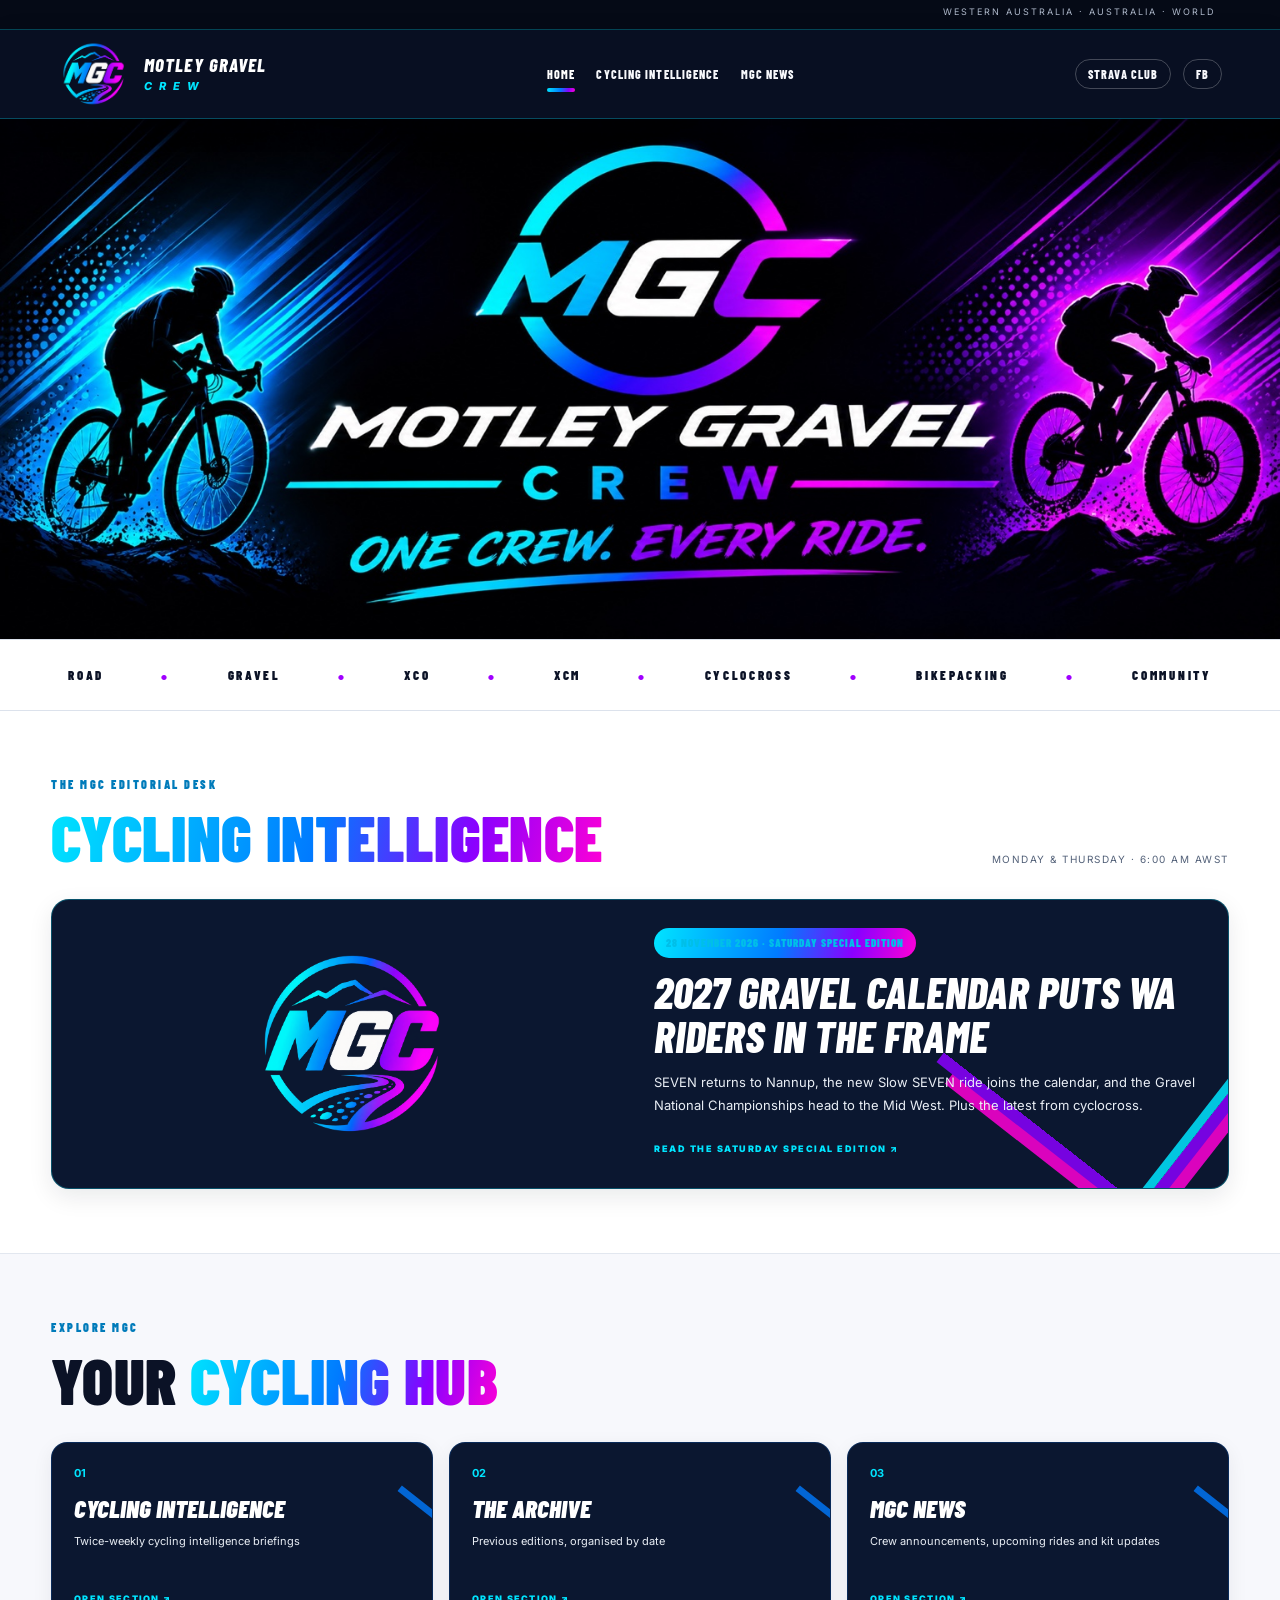
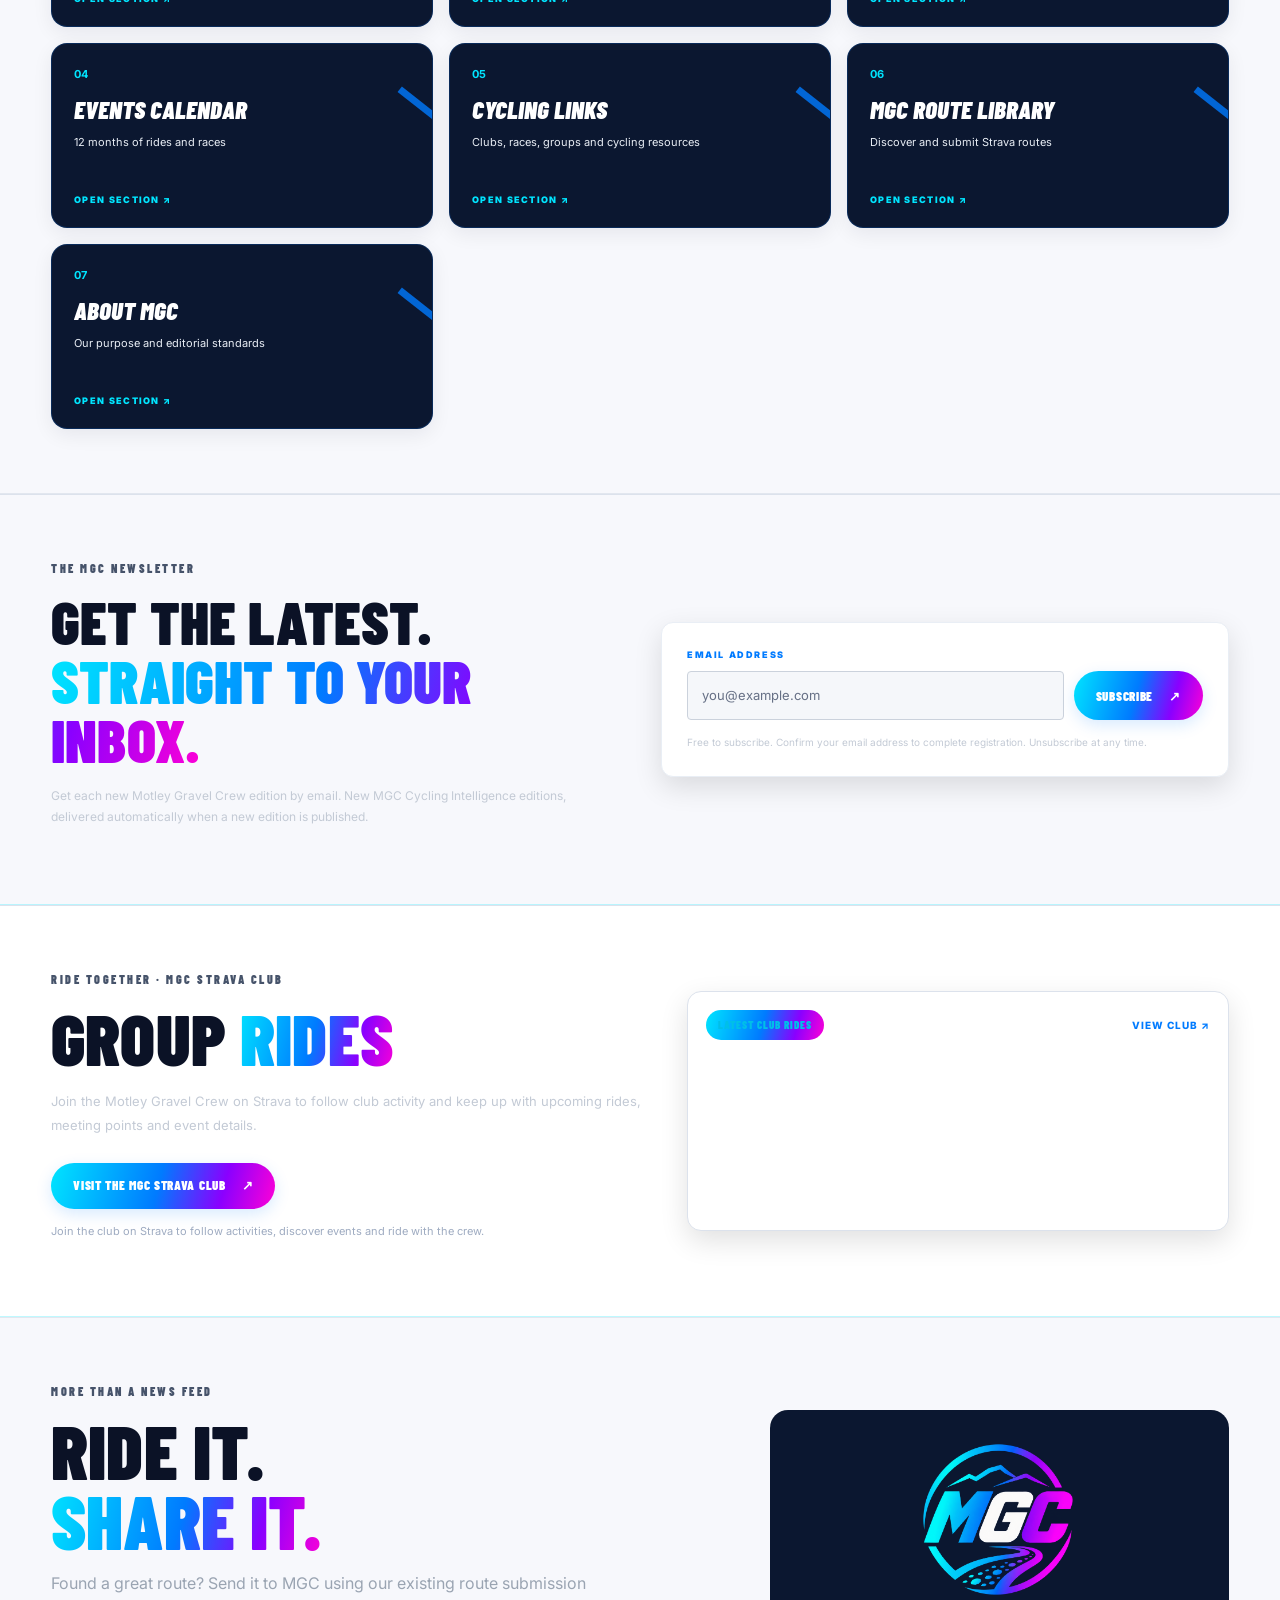
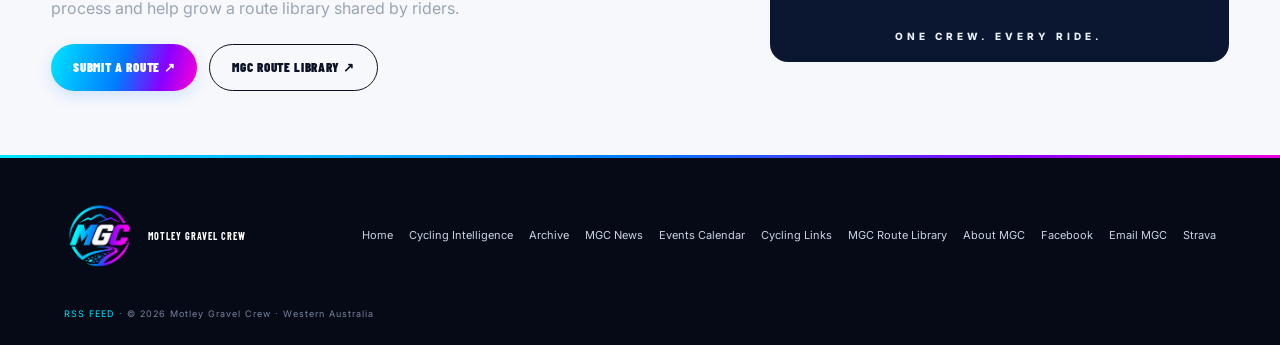
<file: index.html>
<!doctype html>
<html lang="en"><head><meta charset="utf-8"><meta name="viewport" content="width=device-width,initial-scale=1"><meta name="theme-color" content="#070912"><meta name="description" content="Motley Gravel Crew is a Western Australian cycling community and independent cycling publication covering road, gravel, mountain biking, racing, technology, events and local rides."><title>Motley Gravel Crew | One crew. Every ride.</title><link rel="preconnect" href="https://fonts.googleapis.com"><link rel="preconnect" href="https://fonts.gstatic.com" crossorigin><link href="https://fonts.googleapis.com/css2?family=Barlow+Condensed:wght@500;600;700;800;900&family=Inter:wght@400;500;600;700;800&display=swap" rel="stylesheet"><link rel="alternate" type="application/rss+xml" title="Motley Gravel Crew RSS Feed" href="https://motleygravelcrew.com/feed.xml"><link rel="stylesheet" href="styles.css"><link rel="icon" type="image/png" href="assets/mgc-logo-transparent.png"><link rel="apple-touch-icon" href="assets/mgc-logo-transparent.png"><link rel="canonical" href="https://motleygravelcrew.com/"><meta property="og:type" content="website"><meta property="og:title" content="Motley Gravel Crew | One crew. Every ride."><meta property="og:description" content="Motley Gravel Crew is a Western Australian cycling community and independent cycling publication covering road, gravel, mountain biking, racing, technology, events and local rides."><meta property="og:url" content="https://motleygravelcrew.com/"><meta property="og:image" content="https://motleygravelcrew.com/assets/mgc-logo-transparent.png"><meta name="twitter:card" content="summary"><meta name="twitter:title" content="Motley Gravel Crew | One crew. Every ride."><meta name="twitter:description" content="Cycling news, racing, gravel, technology and community. Western Australia and beyond. One crew. Every ride."><script type="application/ld+json">{"@context":"https://schema.org","@graph":[{"@type":"Organization","@id":"https://motleygravelcrew.com/#organization","name":"Motley Gravel Crew","url":"https://motleygravelcrew.com/","logo":{"@type":"ImageObject","url":"https://motleygravelcrew.com/assets/mgc-logo-transparent.png"},"sameAs":["https://www.facebook.com/profile.php?id=61554793187506","https://www.strava.com/clubs/1103000"],"description":"A Western Australian cycling community and publication covering road, gravel, mountain biking, racing, technology, events and local rides."},{"@type":"WebSite","@id":"https://motleygravelcrew.com/#website","url":"https://motleygravelcrew.com/","name":"Motley Gravel Crew","publisher":{"@id":"https://motleygravelcrew.com/#organization"},"inLanguage":"en-AU"}]}</script></head>
<body><div class="topline"><span></span><span>WESTERN AUSTRALIA · AUSTRALIA · WORLD</span></div>
<header class="site-header"><a class="brand" href="index.html"><img class="brand-logo" src="assets/mgc-logo-transparent.png" alt="MGC emblem"><span class="brand-name">MOTLEY GRAVEL <b>CREW</b></span></a><button class="menu-toggle" aria-label="Open navigation" aria-expanded="false">☰</button><nav class="nav"><a class="active" href="index.html">HOME</a><a href="editions.html">CYCLING INTELLIGENCE</a><a href="news.html">MGC NEWS</a></nav><div class="social-mini"><a href="https://www.strava.com/clubs/1103000" target="_blank" rel="noopener">STRAVA CLUB</a><a href="https://www.facebook.com/profile.php?id=61554793187506" target="_blank" rel="noopener">FB</a></div></header>
<main><section class="hero"><img src="assets/mgc-hero-banner.jpg" alt="Motley Gravel Crew — One crew. Every ride."></section><section class="ticker">ROAD <i>•</i> GRAVEL <i>•</i> XCO <i>•</i> XCM <i>•</i> CYCLOCROSS <i>•</i> BIKEPACKING <i>•</i> COMMUNITY</section>
<section class="section"><div class="section-heading"><div><p class="eyebrow">THE MGC EDITORIAL DESK</p><h2><span class="gradient-text">CYCLING INTELLIGENCE</span></h2></div><span class="date-stamp">MONDAY & THURSDAY · 6:00 AM AWST</span></div><div class="feature-panel"><div class="feature-image-wrap"><div class="feature-mark"><img src="assets/mgc-logo-transparent.png" alt="Motley Gravel Crew logo"></div></div><div><span class="category cyan">28 NOVEMBER 2026 · SATURDAY SPECIAL EDITION</span><h3>2027 GRAVEL CALENDAR PUTS WA RIDERS IN THE FRAME</h3><p>SEVEN returns to Nannup, the new Slow SEVEN ride joins the calendar, and the Gravel National Championships head to the Mid West. Plus the latest from cyclocross.</p><a class="text-link" href="2026-11-28.html">READ THE SATURDAY SPECIAL EDITION <span>↗</span></a></div></div></section>
<section class="section section-alt"><div class="section-heading"><div><p class="eyebrow">EXPLORE MGC</p><h2>YOUR <span class="gradient-text">CYCLING HUB</span></h2></div></div><div class="tile-grid"><a class="tile" href="editions.html"><b>01</b><strong>CYCLING INTELLIGENCE</strong><small>Twice-weekly cycling intelligence briefings</small><span>OPEN SECTION ↗</span></a><a class="tile" href="archive.html"><b>02</b><strong>THE ARCHIVE</strong><small>Previous editions, organised by date</small><span>OPEN SECTION ↗</span></a><a class="tile" href="news.html"><b>03</b><strong>MGC NEWS</strong><small>Crew announcements, upcoming rides and kit updates</small><span>OPEN SECTION ↗</span></a><a class="tile" href="events.html"><b>04</b><strong>EVENTS CALENDAR</strong><small>12 months of rides and races</small><span>OPEN SECTION ↗</span></a><a class="tile" href="links.html"><b>05</b><strong>CYCLING LINKS</strong><small>Clubs, races, groups and cycling resources</small><span>OPEN SECTION ↗</span></a><a class="tile" href="routes.html"><b>06</b><strong>MGC ROUTE LIBRARY</strong><small>Discover and submit Strava routes</small><span>OPEN SECTION ↗</span></a><a class="tile" href="about.html"><b>07</b><strong>ABOUT MGC</strong><small>Our purpose and editorial standards</small><span>OPEN SECTION ↗</span></a></div></section>
<section class="section subscribe-section" id="subscribe"><div class="subscribe-copy"><p class="eyebrow">THE MGC NEWSLETTER</p><h2>GET THE LATEST.<br><span class="gradient-text">STRAIGHT TO YOUR INBOX.</span></h2><p>Get each new Motley Gravel Crew edition by email. New MGC Cycling Intelligence editions, delivered automatically when a new edition is published.</p></div><form class="subscribe-form" action="https://simple-newsletter.com/v1/subscriptions/"><input type="hidden" name="uri" value="https://motleygravelcrew.com/feed.xml"><input type="hidden" name="return" value="https://motleygravelcrew.com/"><label for="mgc-subscribe-email">EMAIL ADDRESS</label><div class="subscribe-controls"><input id="mgc-subscribe-email" type="email" name="email" placeholder="you@example.com" autocomplete="email" required><button class="button button-gradient" type="submit">SUBSCRIBE <span>↗</span></button></div><small>Free to subscribe. Confirm your email address to complete registration. Unsubscribe at any time.</small></form></section><section class="section group-rides-section" id="group-rides"><div class="group-rides-copy"><p class="eyebrow">RIDE TOGETHER · MGC STRAVA CLUB</p><h2>GROUP <span class="gradient-text">RIDES</span></h2><p>Join the Motley Gravel Crew on Strava to follow club activity and keep up with upcoming rides, meeting points and event details.</p><a class="button button-gradient" href="https://www.strava.com/clubs/1103000" target="_blank" rel="noopener">VISIT THE MGC STRAVA CLUB <span>↗</span></a><p class="strava-note">Join the club on Strava to follow activities, discover events and ride with the crew.</p></div><div class="strava-club-widget"><div class="strava-widget-heading"><span class="category cyan">LATEST CLUB RIDES</span><a href="https://www.strava.com/clubs/1103000" target="_blank" rel="noopener">VIEW CLUB ↗</a></div><iframe title="Motley Gravel Crew latest Strava club rides" allowtransparency="true" frameborder="0" height="160" scrolling="no" src="https://www.strava.com/clubs/1103000/latest-rides/a095793cf0d8d2e66ad52966a49f943979be8ee2?show_rides=false" width="300" loading="lazy"></iframe></div></section><section class="section community-call"><div><p class="eyebrow">MORE THAN A NEWS FEED</p><h2>RIDE IT.<br><span class="gradient-text">SHARE IT.</span></h2><p>Found a great route? Send it to MGC using our existing route submission process and help grow a route library shared by riders.</p><div class="actions"><a class="button button-gradient" href="mailto:motleygravelcrew@gmail.com?subject=MGC%20Route%20Submission&body=Route%20name%3A%0D%0ALocation%3A%0D%0ARiding%20type%3A%0D%0ADistance%3A%0D%0AElevation%20gain%3A%0D%0AStrava%20route%20link%3A%0D%0AShort%20description%3A%0D%0AContributor%20credit%20(name%20or%20riding%20name%2C%20optional)%3A">SUBMIT A ROUTE ↗</a><a class="button button-outline" href="routes.html">MGC ROUTE LIBRARY ↗</a></div></div><div class="community-emblem"><img src="assets/mgc-logo-transparent.png" alt="MGC emblem"><small>ONE CREW. EVERY RIDE.</small></div></section></main>
<footer class="footer"><a class="footer-brand" href="index.html"><img class="brand-logo" src="assets/mgc-logo-transparent.png" alt="MGC emblem"><b>MOTLEY GRAVEL CREW</b></a><div class="footer-links"><a href="index.html">Home</a><a href="editions.html">Cycling Intelligence</a><a href="archive.html">Archive</a><a href="news.html">MGC News</a><a href="events.html">Events Calendar</a><a href="links.html">Cycling Links</a><a href="routes.html">MGC Route Library</a><a href="about.html">About MGC</a><a href="https://www.facebook.com/profile.php?id=61554793187506" target="_blank" rel="noopener">Facebook</a><a href="mailto:motleygravelcrew@gmail.com">Email MGC</a><a href="https://www.strava.com/clubs/1103000" target="_blank" rel="noopener">Strava</a></div><p><a href="https://motleygravelcrew.com/feed.xml">RSS FEED</a> · © <span id="year"></span> Motley Gravel Crew · Western Australia</p></footer><script src="script.js"></script></body></html>
</file>
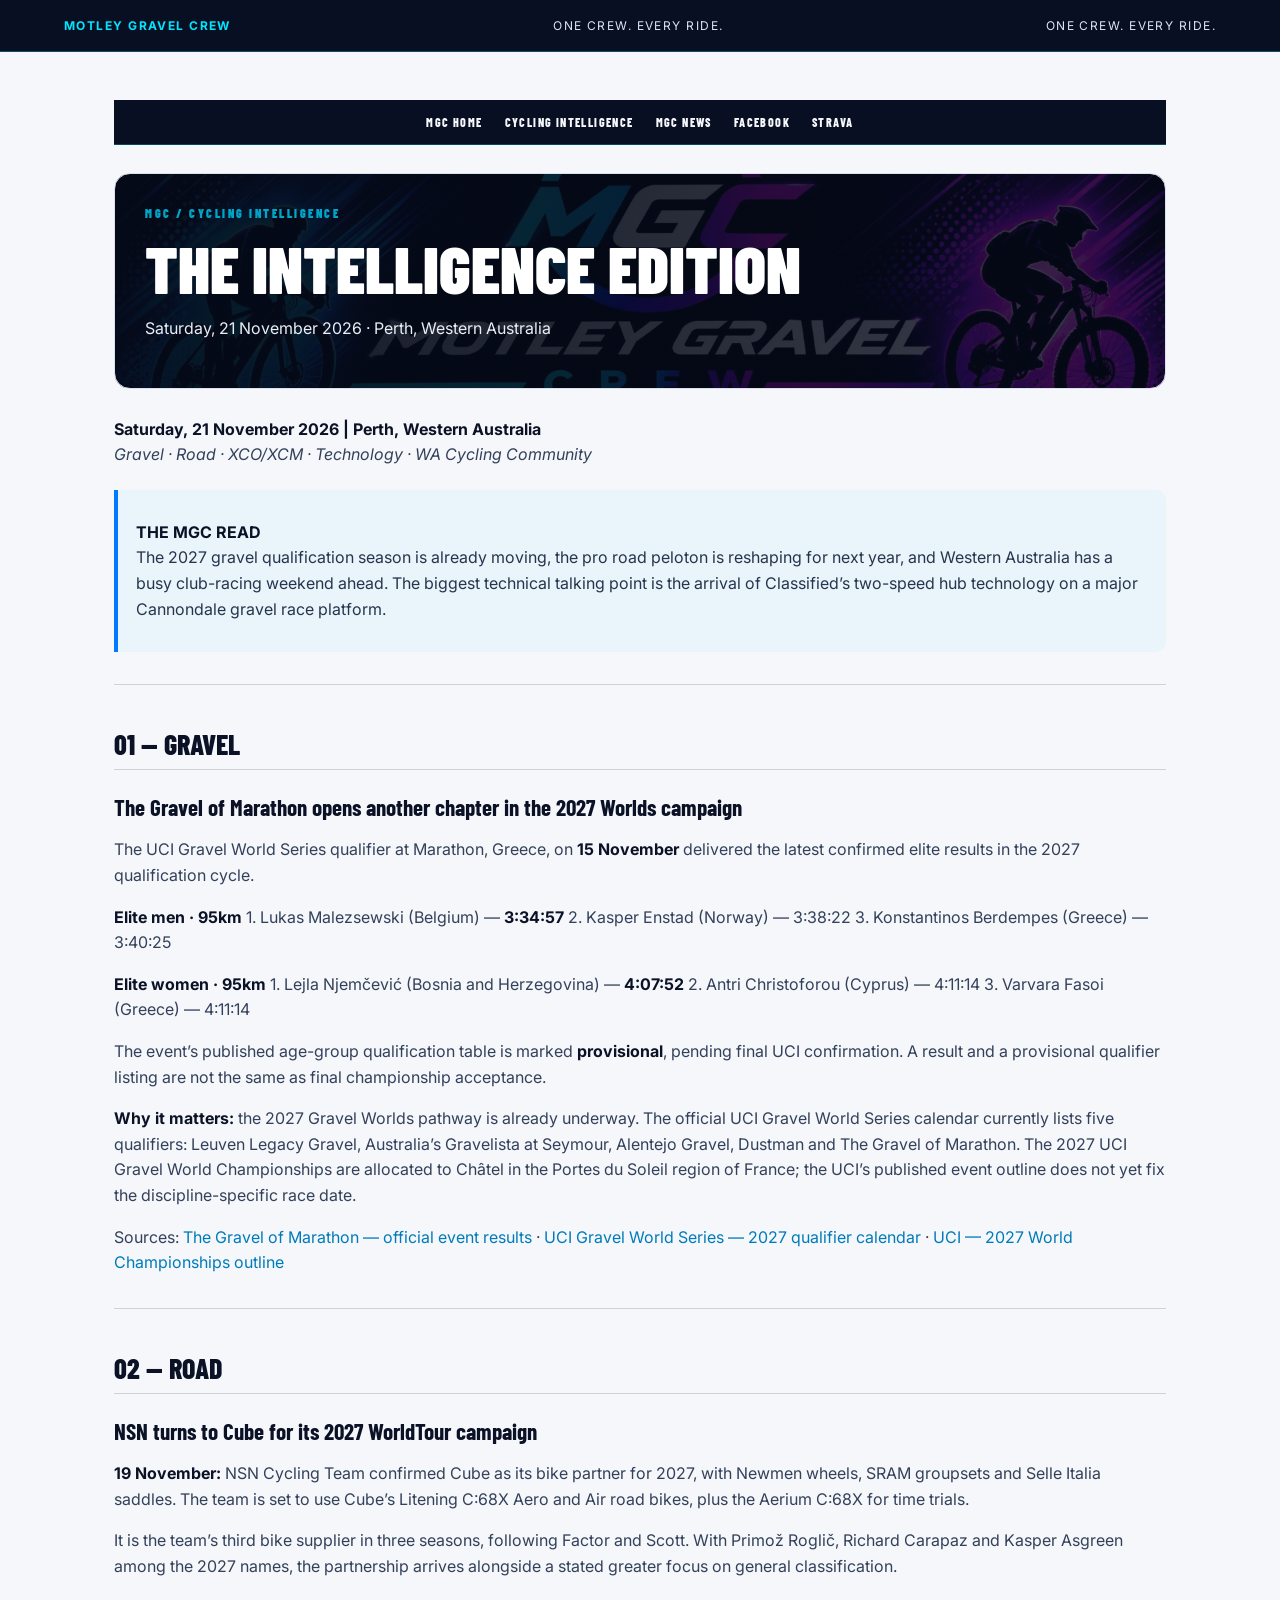
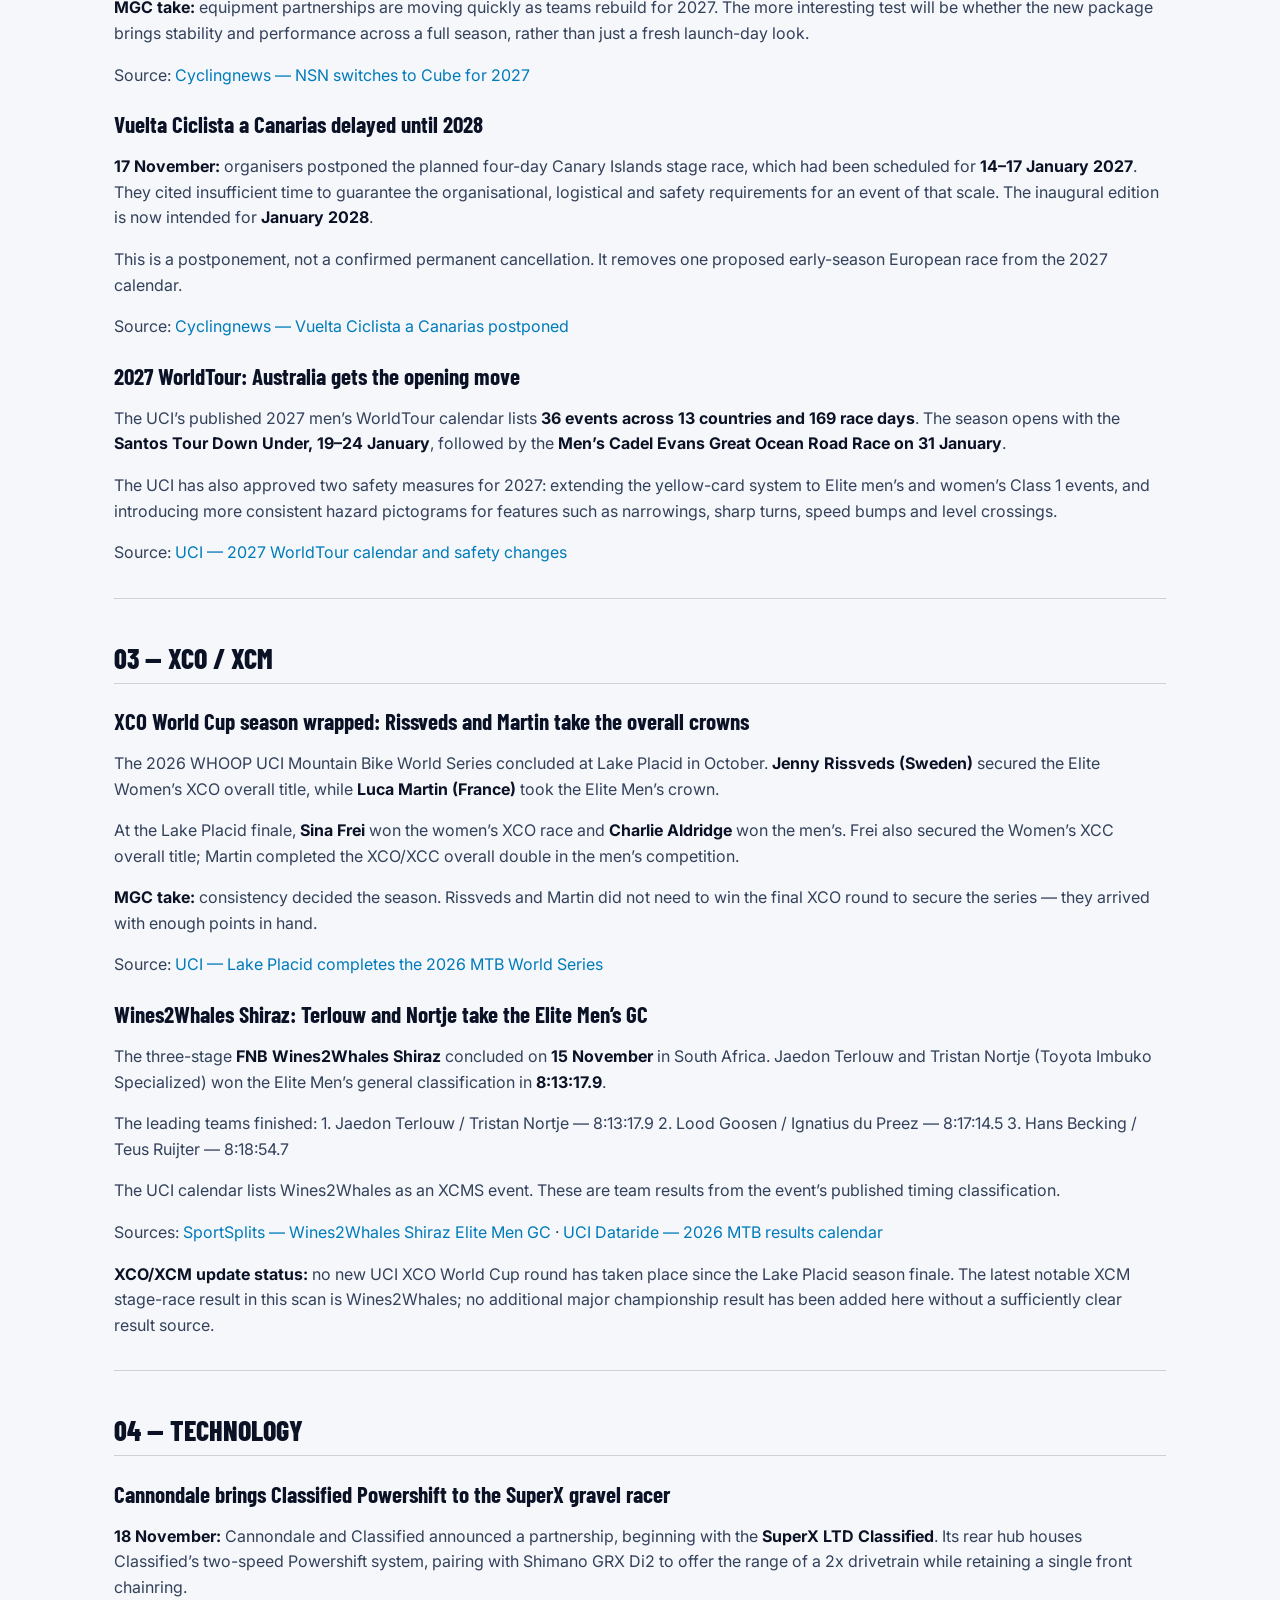
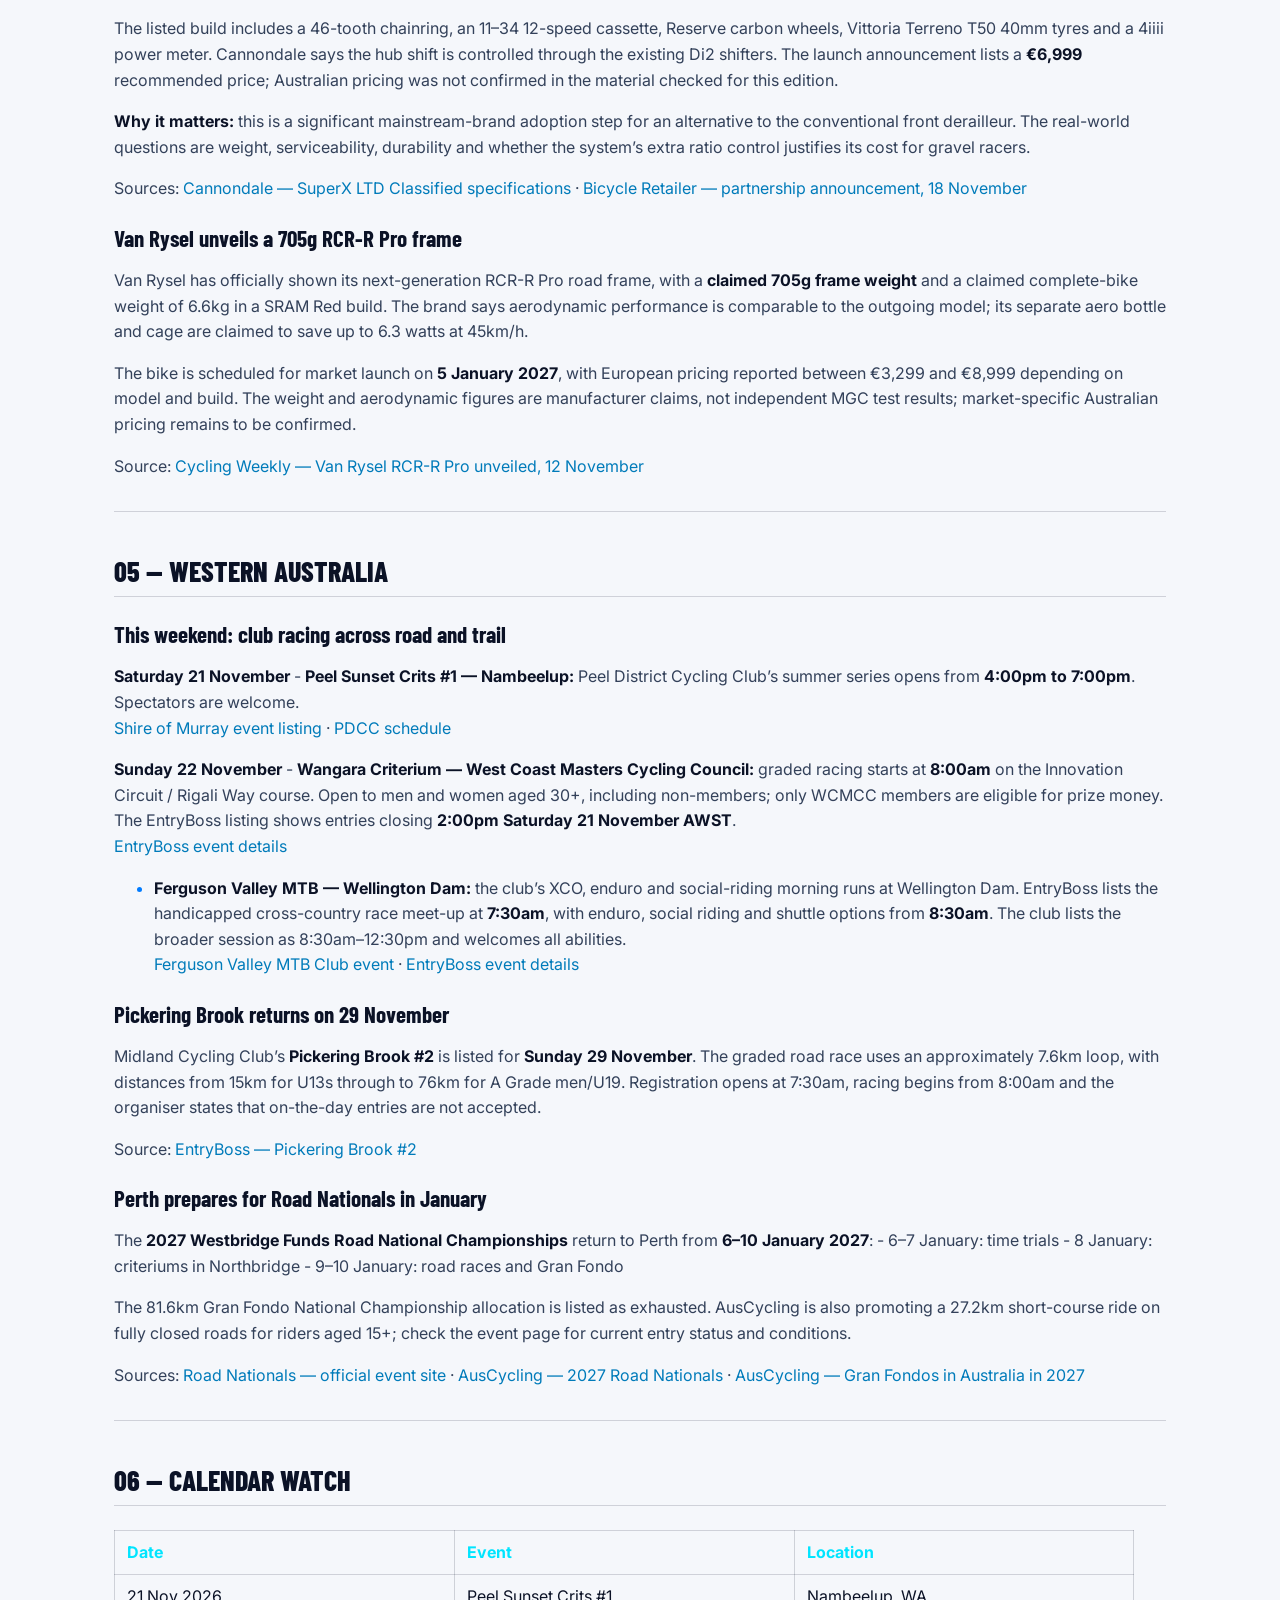
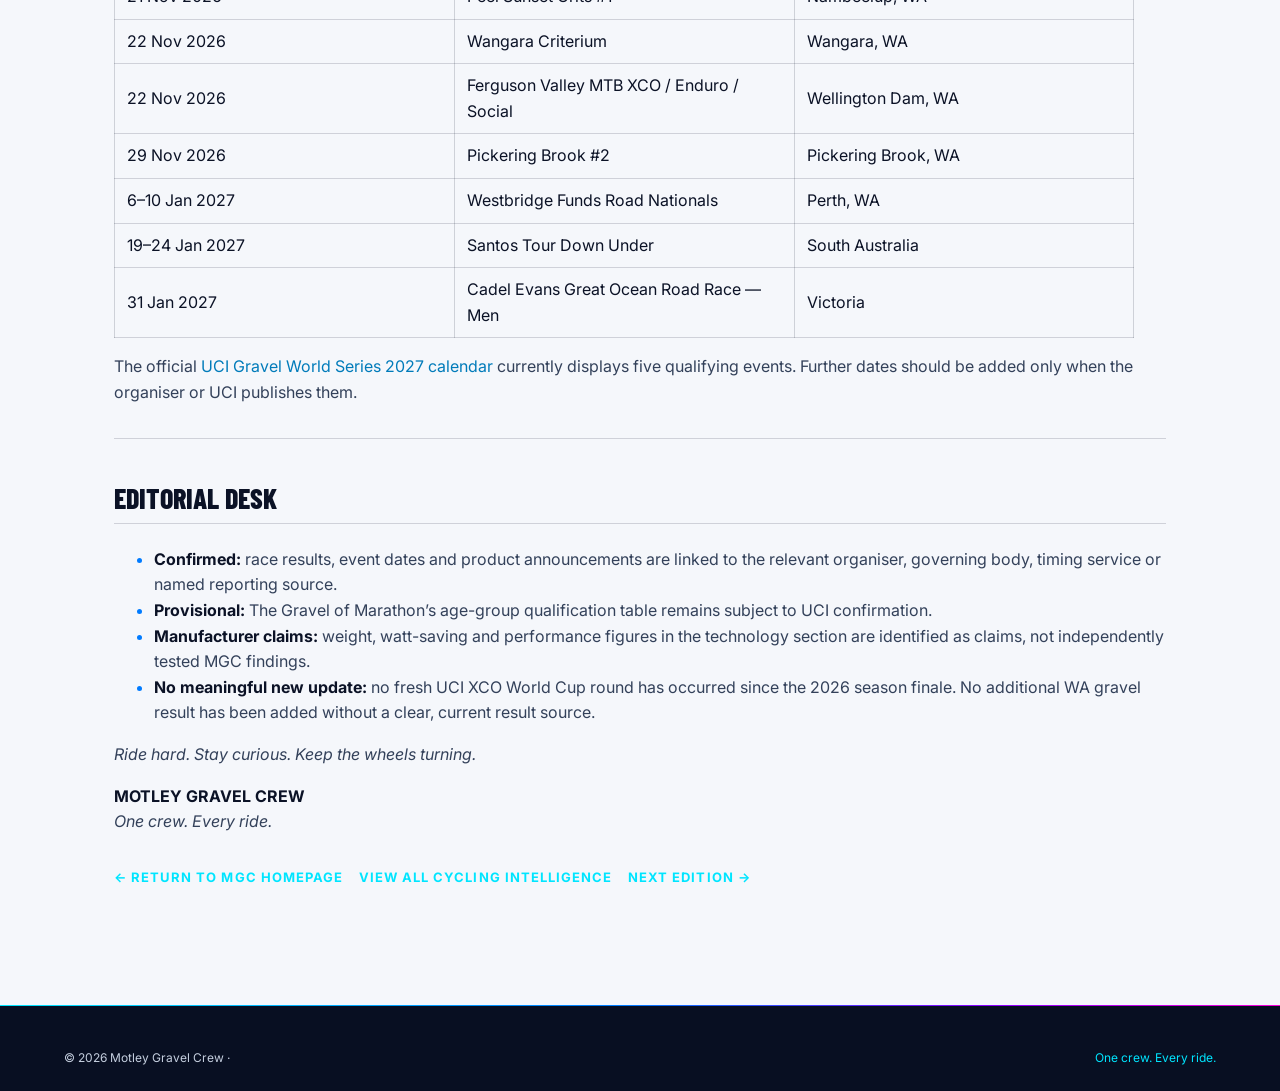
<file: 2026-11-21.html>
<!doctype html><html lang="en"><head><link rel="canonical" href="https://motleygravelcrew.com/2026-11-21.html"><meta charset="utf-8"><meta name="viewport" content="width=device-width, initial-scale=1"><meta name="theme-color" content="#070912"><title>Cycling Intelligence — 21 November 2026 | Motley Gravel Crew</title><meta name="description" content="Read the 21 November 2026 Motley Gravel Crew Cycling Intelligence edition, covering gravel, road racing, mountain biking, cycling technology and Western Australian cycling."><link rel="preconnect" href="https://fonts.googleapis.com"><link rel="preconnect" href="https://fonts.gstatic.com" crossorigin><link href="https://fonts.googleapis.com/css2?family=Barlow+Condensed:wght@500;600;700;800;900&family=Inter:wght@400;500;600;700;800&display=swap" rel="stylesheet"><style>
:root{color-scheme:dark;--bg:#070912;--panel:#101525;--line:#26314b;--cyan:#28e4f0;--pink:#ff39bd;--text:#f3f5fb;--muted:#aab3c8}*{box-sizing:border-box}body{margin:0;background:radial-gradient(ellipse at top,#111a31 0,#070912 48%);color:var(--text);font-family:Inter,Arial,sans-serif;line-height:1.7}.top{padding:16px 5vw;border-bottom:1px solid var(--line);display:flex;justify-content:space-between;gap:12px;flex-wrap:wrap;color:var(--muted);font-size:12px;letter-spacing:.12em}.top b{color:var(--cyan)}main{max-width:900px;margin:0 auto;padding:42px 22px 80px}.back{color:var(--cyan);text-decoration:none;font-weight:700;font-size:13px;letter-spacing:.08em}.mast{border-bottom:1px solid var(--line);padding:22px 0 30px;margin-bottom:28px}.eyebrow{color:var(--pink);font-size:12px;font-weight:800;letter-spacing:.18em}.mast h1{font:900 clamp(36px,7vw,66px)/.95 'Barlow Condensed',sans-serif;margin:12px 0;background:linear-gradient(90deg,var(--cyan),#8b78ff,var(--pink));color:transparent;background-clip:text}.mast p{color:var(--muted)}article h2{font:800 28px 'Barlow Condensed',sans-serif;color:var(--cyan);border-bottom:1px solid var(--line);padding-bottom:8px;margin-top:42px}article h3{font:700 23px 'Barlow Condensed',sans-serif;margin:22px 0 8px}article p,article li{color:#d7dced}article strong{color:white}article a{color:var(--cyan);overflow-wrap:anywhere}article blockquote{border-left:3px solid var(--pink);background:var(--panel);padding:14px 18px;margin:22px 0;color:#d7dced}article table{border-collapse:collapse;width:100%;display:block;overflow-x:auto}article th,article td{padding:9px 12px;border:1px solid var(--line);text-align:left}article th{color:var(--cyan)}article hr{border:0;border-top:1px solid var(--line);margin:32px 0}.footer{border-top:1px solid var(--line);padding:24px 5vw;text-align:center;color:var(--muted);font-size:12px}.footer a{color:var(--cyan);text-decoration:none}@media(max-width:600px){main{padding:28px 17px 55px}.top{font-size:10px}}
 .edition-nav{display:flex;flex-wrap:wrap;gap:12px;margin:0 0 28px;padding:14px 0;border-bottom:1px solid var(--line)}.edition-nav a{color:var(--cyan);font-size:10px;font-weight:800;letter-spacing:.08em;text-decoration:none}.edition-nav a:hover{color:#fff}
/* Keep all story images inside the article column */
article img, figure, figure img{box-sizing:border-box;max-width:100%}figure.story-feature-image{display:block;width:100%;max-width:100%;height:auto;margin:22px 0 28px;overflow:hidden}figure.story-feature-image img{display:block;width:100%;max-width:100%;height:clamp(160px,32vw,300px);max-height:300px;object-fit:contain;object-position:center;background:#101525;border:1px solid #26314b;border-radius:10px}figure.story-feature-image figcaption{max-width:100%;overflow-wrap:anywhere}@media(max-width:600px){figure.story-feature-image img{height:210px;max-height:210px}}
</style><link rel="icon" type="image/png" href="assets/mgc-logo-transparent.png"><link rel="apple-touch-icon" href="assets/mgc-logo-transparent.png"><meta property="og:type" content="article"><meta property="og:site_name" content="Motley Gravel Crew"><meta property="og:title" content="Cycling Intelligence — 21 November 2026 | Motley Gravel Crew"><meta property="og:description" content="Read the 21 November 2026 Motley Gravel Crew Cycling Intelligence edition, covering gravel, road racing, mountain biking, cycling technology and Western Australian cycling."><meta property="og:url" content="https://motleygravelcrew.com/2026-11-21.html"><meta property="og:image" content="https://motleygravelcrew.com/assets/mgc-logo-transparent.png"><meta name="twitter:card" content="summary"><meta name="twitter:title" content="Cycling Intelligence — 21 November 2026 | Motley Gravel Crew"><meta name="twitter:description" content="Read the 21 November 2026 Motley Gravel Crew Cycling Intelligence edition, covering gravel, road racing, mountain biking, cycling technology and Western Australian cycling."><meta name="twitter:image" content="https://motleygravelcrew.com/assets/mgc-logo-transparent.png"><link rel="stylesheet" href="styles.css"><style>
 /* MGC site-wide editorial page styling */
 body{background:#f7f8fc!important;color:#0b1226!important;font-family:Inter,Arial,sans-serif!important}
 .top{background:#080f22!important;color:#dbe4f2!important;border-bottom:1px solid rgba(0,229,255,.3)!important}.top b{color:#00e5ff!important}
 .edition-nav{display:flex;justify-content:center;align-items:center;flex-wrap:wrap;gap:10px 22px;padding:15px 4vw!important;background:#080f22!important;border-bottom:1px solid rgba(0,229,255,.28)!important}
 .edition-nav a{font:800 12px 'Barlow Condensed',sans-serif!important;letter-spacing:1.4px;color:#f7f8fc!important;text-decoration:none}.edition-nav a:hover{color:#00e5ff!important}
 main{max-width:1100px!important;padding:48px 24px 85px!important;color:#0b1226!important}
 .mast{padding:30px!important;margin:0 0 28px!important;border:1px solid #dce2ec!important;border-radius:16px!important;background:linear-gradient(100deg,rgba(5,10,25,.95),rgba(5,10,25,.78)),url('assets/mgc-hero-banner.jpg') center 42%/cover!important}
 .mast h1{color:#fff!important;background:none!important}.mast p{color:#e9eef5!important}.eyebrow{color:#00a6c7!important}
 article{color:#0b1226!important}article h2,article h3{color:#0b1226!important}article p{color:#33415a!important}
 a{color:#007bba}article a{color:#007bba!important}
 .site-discipline-nav{display:flex;justify-content:center;align-items:center;flex-wrap:wrap;gap:8px 18px;padding:13px 4vw;background:#fff;color:#0b1226;border-bottom:1px solid #dce2ec;font:900 13px 'Barlow Condensed',sans-serif;letter-spacing:2px}
 .site-discipline-nav i{font-style:normal;color:#8a00ff;font-size:18px}
 @media(max-width:700px){main{padding:30px 16px 60px!important}.mast{padding:22px!important}.edition-nav{gap:8px 13px}}
 </style></head><body class="editorial-light"><div class="top"><b>MOTLEY GRAVEL CREW</b><span>ONE CREW. EVERY RIDE.</span><span>ONE CREW. EVERY RIDE.</span></div><main><nav class="edition-nav"><a href="index.html">MGC HOME</a><a href="editions.html">CYCLING INTELLIGENCE</a><a href="news.html">MGC NEWS</a><a href="https://www.facebook.com/profile.php?id=61554793187506" target="_blank" rel="noopener">FACEBOOK</a><a href="https://www.strava.com/clubs/1103000" target="_blank" rel="noopener">STRAVA</a></nav><header class="mast"><div class="eyebrow">MGC / CYCLING INTELLIGENCE</div><h1>THE INTELLIGENCE EDITION</h1><p>Saturday, 21 November 2026 · Perth, Western Australia</p></header><article>

<p><strong>Saturday, 21 November 2026 | Perth, Western
Australia</strong><br />
<em>Gravel · Road · XCO/XCM · Technology · WA Cycling Community</em></p>
<blockquote>
<p><strong>THE MGC READ</strong><br />
The 2027 gravel qualification season is already moving, the pro road
peloton is reshaping for next year, and Western Australia has a busy
club-racing weekend ahead. The biggest technical talking point is the
arrival of Classified’s two-speed hub technology on a major Cannondale
gravel race platform.</p>
</blockquote>
<hr />
<h2 id="gravel">01 — GRAVEL</h2>
<h3
id="the-gravel-of-marathon-opens-another-chapter-in-the-2027-worlds-campaign">The
Gravel of Marathon opens another chapter in the 2027 Worlds
campaign</h3>
<p>The UCI Gravel World Series qualifier at Marathon, Greece, on
<strong>15 November</strong> delivered the latest confirmed elite
results in the 2027 qualification cycle.</p>
<p><strong>Elite men · 95km</strong> 1. Lukas Malezsewski (Belgium) —
<strong>3:34:57</strong> 2. Kasper Enstad (Norway) — 3:38:22 3.
Konstantinos Berdempes (Greece) — 3:40:25</p>
<p><strong>Elite women · 95km</strong> 1. Lejla Njemčević (Bosnia and
Herzegovina) — <strong>4:07:52</strong> 2. Antri Christoforou (Cyprus) —
4:11:14 3. Varvara Fasoi (Greece) — 4:11:14</p>
<p>The event’s published age-group qualification table is marked
<strong>provisional</strong>, pending final UCI confirmation. A result
and a provisional qualifier listing are not the same as final
championship acceptance.</p>
<p><strong>Why it matters:</strong> the 2027 Gravel Worlds pathway is
already underway. The official UCI Gravel World Series calendar
currently lists five qualifiers: Leuven Legacy Gravel, Australia’s
Gravelista at Seymour, Alentejo Gravel, Dustman and The Gravel of
Marathon. The 2027 UCI Gravel World Championships are allocated to
Châtel in the Portes du Soleil region of France; the UCI’s published
event outline does not yet fix the discipline-specific race date.</p>
<p>Sources: <a
href="https://gravelchallenge.gr/en/results-the-gravel-of-marathon-2026/">The
Gravel of Marathon — official event results</a> · <a
href="https://ucigravelworldseries.com/en/calendar/">UCI Gravel World
Series — 2027 qualifier calendar</a> · <a
href="https://www.uci.org/pressrelease/the-uci-unveils-the-outline-of-the-2027-uci-cycling-world-championships-in/1ffrMyNyZgFcoJzAmCFygg">UCI
— 2027 World Championships outline</a></p>
<hr />
<h2 id="road">02 — ROAD</h2>
<h3 id="nsn-turns-to-cube-for-its-2027-worldtour-campaign">NSN turns to
Cube for its 2027 WorldTour campaign</h3>
<p><strong>19 November:</strong> NSN Cycling Team confirmed Cube as its
bike partner for 2027, with Newmen wheels, SRAM groupsets and Selle
Italia saddles. The team is set to use Cube’s Litening C:68X Aero and
Air road bikes, plus the Aerium C:68X for time trials.</p>
<p>It is the team’s third bike supplier in three seasons, following
Factor and Scott. With Primož Roglič, Richard Carapaz and Kasper Asgreen
among the 2027 names, the partnership arrives alongside a stated greater
focus on general classification.</p>
<p><strong>MGC take:</strong> equipment partnerships are moving quickly
as teams rebuild for 2027. The more interesting test will be whether the
new package brings stability and performance across a full season,
rather than just a fresh launch-day look.</p>
<p>Source: <a
href="https://www.cyclingnews.com/bikes/pro-bikes/nsn-cycling-team-change-bikes-for-the-third-time-in-three-seasons-as-cube-return-to-the-worldtour/">Cyclingnews
— NSN switches to Cube for 2027</a></p>
<h3 id="vuelta-ciclista-a-canarias-delayed-until-2028">Vuelta Ciclista a
Canarias delayed until 2028</h3>
<p><strong>17 November:</strong> organisers postponed the planned
four-day Canary Islands stage race, which had been scheduled for
<strong>14–17 January 2027</strong>. They cited insufficient time to
guarantee the organisational, logistical and safety requirements for an
event of that scale. The inaugural edition is now intended for
<strong>January 2028</strong>.</p>
<p>This is a postponement, not a confirmed permanent cancellation. It
removes one proposed early-season European race from the 2027
calendar.</p>
<p>Source: <a
href="https://www.cyclingnews.com/pro-cycling/racing/just-seven-weeks-after-launching-the-new-season-opening-canary-islands-race-has-been-called-off/">Cyclingnews
— Vuelta Ciclista a Canarias postponed</a></p>
<h3 id="worldtour-australia-gets-the-opening-move">2027 WorldTour:
Australia gets the opening move</h3>
<p>The UCI’s published 2027 men’s WorldTour calendar lists <strong>36
events across 13 countries and 169 race days</strong>. The season opens
with the <strong>Santos Tour Down Under, 19–24 January</strong>,
followed by the <strong>Men’s Cadel Evans Great Ocean Road Race on 31
January</strong>.</p>
<p>The UCI has also approved two safety measures for 2027: extending the
yellow-card system to Elite men’s and women’s Class 1 events, and
introducing more consistent hazard pictograms for features such as
narrowings, sharp turns, speed bumps and level crossings.</p>
<p>Source: <a
href="https://www.uci.org/pressrelease/[base64]/3gcQrTKviMYusno70LIePJ">UCI
— 2027 WorldTour calendar and safety changes</a></p>
<hr />
<h2 id="xco-xcm">03 — XCO / XCM</h2>
<h3
id="xco-world-cup-season-wrapped-rissveds-and-martin-take-the-overall-crowns">XCO
World Cup season wrapped: Rissveds and Martin take the overall
crowns</h3>
<p>The 2026 WHOOP UCI Mountain Bike World Series concluded at Lake
Placid in October. <strong>Jenny Rissveds (Sweden)</strong> secured the
Elite Women’s XCO overall title, while <strong>Luca Martin
(France)</strong> took the Elite Men’s crown.</p>
<p>At the Lake Placid finale, <strong>Sina Frei</strong> won the women’s
XCO race and <strong>Charlie Aldridge</strong> won the men’s. Frei also
secured the Women’s XCC overall title; Martin completed the XCO/XCC
overall double in the men’s competition.</p>
<p><strong>MGC take:</strong> consistency decided the season. Rissveds
and Martin did not need to win the final XCO round to secure the series
— they arrived with enough points in hand.</p>
<p>Source: <a
href="https://www.uci.org/article/whoop-uci-mountain-bike-world-series-lake-placid-completes-a-memorable-season-of-racing/7zZZBg3xX8sWlxbSCz5OEh">UCI
— Lake Placid completes the 2026 MTB World Series</a></p>
<h3
id="wines2whales-shiraz-terlouw-and-nortje-take-the-elite-mens-gc">Wines2Whales
Shiraz: Terlouw and Nortje take the Elite Men’s GC</h3>
<p>The three-stage <strong>FNB Wines2Whales Shiraz</strong> concluded on
<strong>15 November</strong> in South Africa. Jaedon Terlouw and Tristan
Nortje (Toyota Imbuko Specialized) won the Elite Men’s general
classification in <strong>8:13:17.9</strong>.</p>
<p>The leading teams finished: 1. Jaedon Terlouw / Tristan Nortje —
8:13:17.9 2. Lood Goosen / Ignatius du Preez — 8:17:14.5 3. Hans Becking
/ Teus Ruijter — 8:18:54.7</p>
<p>The UCI calendar lists Wines2Whales as an XCMS event. These are team
results from the event’s published timing classification.</p>
<p>Sources: <a
href="https://www.sportsplits.com/races/fnb-wines2whales-shiraz-2026/events/6/reports/stage-3">SportSplits
— Wines2Whales Shiraz Elite Men GC</a> · <a
href="https://dataride.uci.ch/iframe/Results/7/">UCI Dataride — 2026 MTB
results calendar</a></p>
<p><strong>XCO/XCM update status:</strong> no new UCI XCO World Cup
round has taken place since the Lake Placid season finale. The latest
notable XCM stage-race result in this scan is Wines2Whales; no
additional major championship result has been added here without a
sufficiently clear result source.</p>
<hr />
<h2 id="technology">04 — TECHNOLOGY</h2>
<h3
id="cannondale-brings-classified-powershift-to-the-superx-gravel-racer">Cannondale
brings Classified Powershift to the SuperX gravel racer</h3>
<p><strong>18 November:</strong> Cannondale and Classified announced a
partnership, beginning with the <strong>SuperX LTD Classified</strong>.
Its rear hub houses Classified’s two-speed Powershift system, pairing
with Shimano GRX Di2 to offer the range of a 2x drivetrain while
retaining a single front chainring.</p>
<p>The listed build includes a 46-tooth chainring, an 11–34 12-speed
cassette, Reserve carbon wheels, Vittoria Terreno T50 40mm tyres and a
4iiii power meter. Cannondale says the hub shift is controlled through
the existing Di2 shifters. The launch announcement lists a
<strong>€6,999</strong> recommended price; Australian pricing was not
confirmed in the material checked for this edition.</p>
<p><strong>Why it matters:</strong> this is a significant
mainstream-brand adoption step for an alternative to the conventional
front derailleur. The real-world questions are weight, serviceability,
durability and whether the system’s extra ratio control justifies its
cost for gravel racers.</p>
<p>Sources: <a
href="https://www.cannondale.com/en/bikes/road/gravel/superx/superx-ltd-classified-smu">Cannondale
— SuperX LTD Classified specifications</a> · <a
href="https://www.bicycleretailer.com/announcements/2026/11/18/cannondale-and-classified-announce-partnership-starting-superx-ltd">Bicycle
Retailer — partnership announcement, 18 November</a></p>
<h3 id="van-rysel-unveils-a-705g-rcr-r-pro-frame">Van Rysel unveils a
705g RCR-R Pro frame</h3>
<p>Van Rysel has officially shown its next-generation RCR-R Pro road
frame, with a <strong>claimed 705g frame weight</strong> and a claimed
complete-bike weight of 6.6kg in a SRAM Red build. The brand says
aerodynamic performance is comparable to the outgoing model; its
separate aero bottle and cage are claimed to save up to 6.3 watts at
45km/h.</p>
<p>The bike is scheduled for market launch on <strong>5 January
2027</strong>, with European pricing reported between €3,299 and €8,999
depending on model and build. The weight and aerodynamic figures are
manufacturer claims, not independent MGC test results; market-specific
Australian pricing remains to be confirmed.</p>
<p>Source: <a
href="https://www.cyclingweekly.com/products/seixass-race-bike-officially-unveiled-van-rysels-new-rcr-r-pro-is-the-lightest-frame-it-has-ever-developed">Cycling
Weekly — Van Rysel RCR-R Pro unveiled, 12 November</a></p>
<hr />
<h2 id="western-australia">05 — WESTERN AUSTRALIA</h2>
<h3 id="this-weekend-club-racing-across-road-and-trail">This weekend:
club racing across road and trail</h3>
<p><strong>Saturday 21 November</strong> - <strong>Peel Sunset Crits #1
— Nambeelup:</strong> Peel District Cycling Club’s summer series opens
from <strong>4:00pm to 7:00pm</strong>. Spectators are welcome.<br />
<a
href="https://www.murray.wa.gov.au/events/peel-district-cycling-club-peel-sunset-crits/1182">Shire
of Murray event listing</a> · <a
href="https://pdcc.asn.au/racing/schedule/">PDCC schedule</a></p>
<p><strong>Sunday 22 November</strong> - <strong>Wangara Criterium —
West Coast Masters Cycling Council:</strong> graded racing starts at
<strong>8:00am</strong> on the Innovation Circuit / Rigali Way course.
Open to men and women aged 30+, including non-members; only WCMCC
members are eligible for prize money. The EntryBoss listing shows
entries closing <strong>2:00pm Saturday 21 November AWST</strong>.<br />
<a href="https://entryboss.cc/races/33011">EntryBoss event
details</a></p>
<ul>
<li><strong>Ferguson Valley MTB — Wellington Dam:</strong> the club’s
XCO, enduro and social-riding morning runs at Wellington Dam. EntryBoss
lists the handicapped cross-country race meet-up at
<strong>7:30am</strong>, with enduro, social riding and shuttle options
from <strong>8:30am</strong>. The club lists the broader session as
8:30am–12:30pm and welcomes all abilities.<br />
<a
href="https://www.swmtbc.asn.au/event-details/ferguson-valley-mtb-xco-enduro-social-rides-wellington-dam-2026-11-22-08-30">Ferguson
Valley MTB Club event</a> · <a
href="https://entryboss.cc/races/30681">EntryBoss event details</a></li>
</ul>
<h3 id="pickering-brook-returns-on-29-november">Pickering Brook returns
on 29 November</h3>
<p>Midland Cycling Club’s <strong>Pickering Brook #2</strong> is listed
for <strong>Sunday 29 November</strong>. The graded road race uses an
approximately 7.6km loop, with distances from 15km for U13s through to
76km for A Grade men/U19. Registration opens at 7:30am, racing begins
from 8:00am and the organiser states that on-the-day entries are not
accepted.</p>
<p>Source: <a href="https://entryboss.cc/races/32883">EntryBoss —
Pickering Brook #2</a></p>
<h3 id="perth-prepares-for-road-nationals-in-january">Perth prepares for
Road Nationals in January</h3>
<p>The <strong>2027 Westbridge Funds Road National
Championships</strong> return to Perth from <strong>6–10 January
2027</strong>: - 6–7 January: time trials - 8 January: criteriums in
Northbridge - 9–10 January: road races and Gran Fondo</p>
<p>The 81.6km Gran Fondo National Championship allocation is listed as
exhausted. AusCycling is also promoting a 27.2km short-course ride on
fully closed roads for riders aged 15+; check the event page for current
entry status and conditions.</p>
<p>Sources: <a href="https://roadnationals.org.au/">Road Nationals —
official event site</a> · <a
href="https://auscycling.org.au/events/2027-westbridge-funds-road-championships">AusCycling
— 2027 Road Nationals</a> · <a
href="https://auscycling.org.au/news/gran-fondos-australia-2027">AusCycling
— Gran Fondos in Australia in 2027</a></p>
<hr />
<h2 id="calendar-watch">06 — CALENDAR WATCH</h2>
<table style="width:97%;">
<colgroup>
<col style="width: 32%" />
<col style="width: 32%" />
<col style="width: 32%" />
</colgroup>
<thead>
<tr class="header">
<th style="text-align: left;">Date</th>
<th style="text-align: left;">Event</th>
<th style="text-align: left;">Location</th>
</tr>
</thead>
<tbody>
<tr class="odd">
<td style="text-align: left;">21 Nov 2026</td>
<td style="text-align: left;">Peel Sunset Crits #1</td>
<td style="text-align: left;">Nambeelup, WA</td>
</tr>
<tr class="even">
<td style="text-align: left;">22 Nov 2026</td>
<td style="text-align: left;">Wangara Criterium</td>
<td style="text-align: left;">Wangara, WA</td>
</tr>
<tr class="odd">
<td style="text-align: left;">22 Nov 2026</td>
<td style="text-align: left;">Ferguson Valley MTB XCO / Enduro /
Social</td>
<td style="text-align: left;">Wellington Dam, WA</td>
</tr>
<tr class="even">
<td style="text-align: left;">29 Nov 2026</td>
<td style="text-align: left;">Pickering Brook #2</td>
<td style="text-align: left;">Pickering Brook, WA</td>
</tr>
<tr class="odd">
<td style="text-align: left;">6–10 Jan 2027</td>
<td style="text-align: left;">Westbridge Funds Road Nationals</td>
<td style="text-align: left;">Perth, WA</td>
</tr>
<tr class="even">
<td style="text-align: left;">19–24 Jan 2027</td>
<td style="text-align: left;">Santos Tour Down Under</td>
<td style="text-align: left;">South Australia</td>
</tr>
<tr class="odd">
<td style="text-align: left;">31 Jan 2027</td>
<td style="text-align: left;">Cadel Evans Great Ocean Road Race —
Men</td>
<td style="text-align: left;">Victoria</td>
</tr>
</tbody>
</table>
<p>The official <a
href="https://ucigravelworldseries.com/en/calendar/">UCI Gravel World
Series 2027 calendar</a> currently displays five qualifying events.
Further dates should be added only when the organiser or UCI publishes
them.</p>
<hr />
<h2 id="editorial-desk">EDITORIAL DESK</h2>
<ul>
<li><strong>Confirmed:</strong> race results, event dates and product
announcements are linked to the relevant organiser, governing body,
timing service or named reporting source.</li>
<li><strong>Provisional:</strong> The Gravel of Marathon’s age-group
qualification table remains subject to UCI confirmation.</li>
<li><strong>Manufacturer claims:</strong> weight, watt-saving and
performance figures in the technology section are identified as claims,
not independently tested MGC findings.</li>
<li><strong>No meaningful new update:</strong> no fresh UCI XCO World
Cup round has occurred since the 2026 season finale. No additional WA
gravel result has been added without a clear, current result
source.</li>
</ul>
<p><em>Ride hard. Stay curious. Keep the wheels turning.</em></p>
<p><strong>MOTLEY GRAVEL CREW</strong><br />
<em>One crew. Every ride.</em></p>
</article><nav style="display:flex;flex-wrap:wrap;gap:1rem;margin:2rem 0"><a class="back" href="index.html">← RETURN TO MGC HOMEPAGE</a><a class="back" href="archive.html">VIEW ALL CYCLING INTELLIGENCE</a><a class="back" href="2026-11-22.html">NEXT EDITION →</a></nav></main><footer class="footer">© 2026 Motley Gravel Crew · <a href="index.html">One crew. Every ride.</a></footer></body></html>
</file>
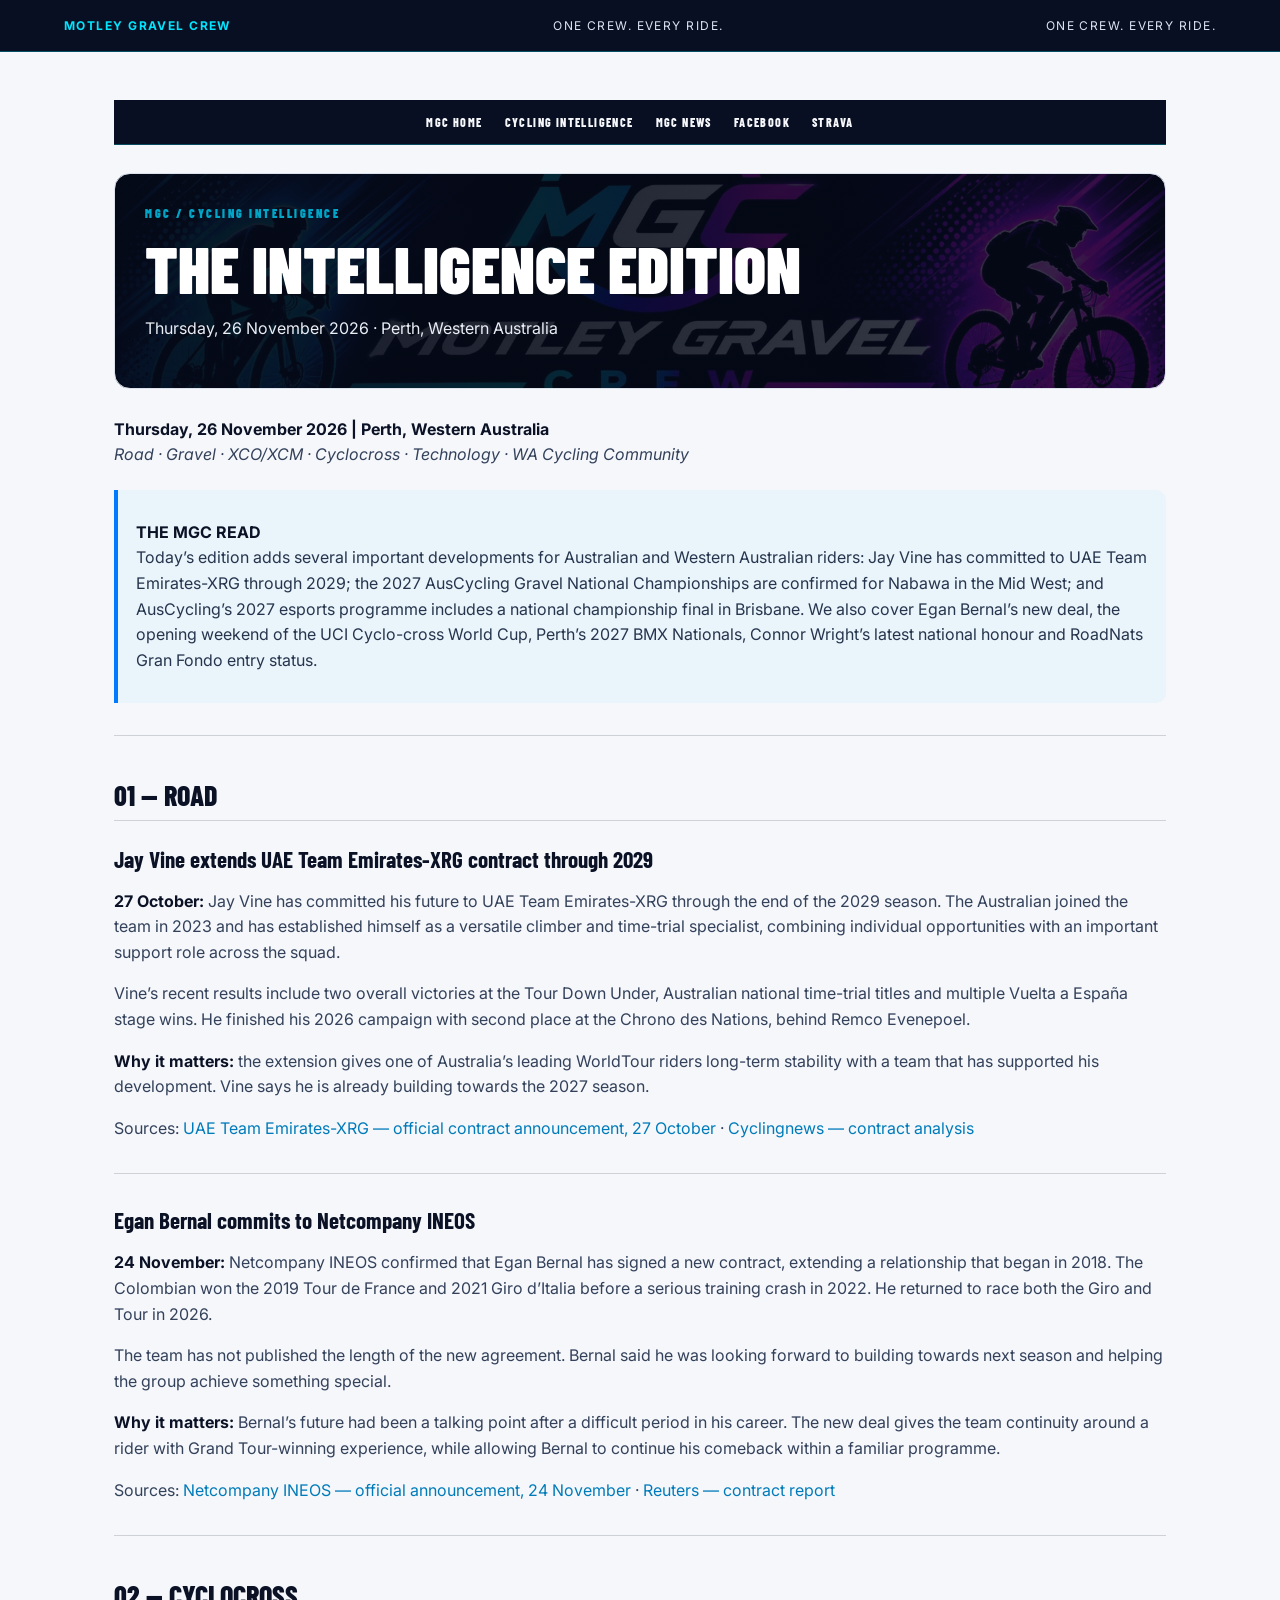
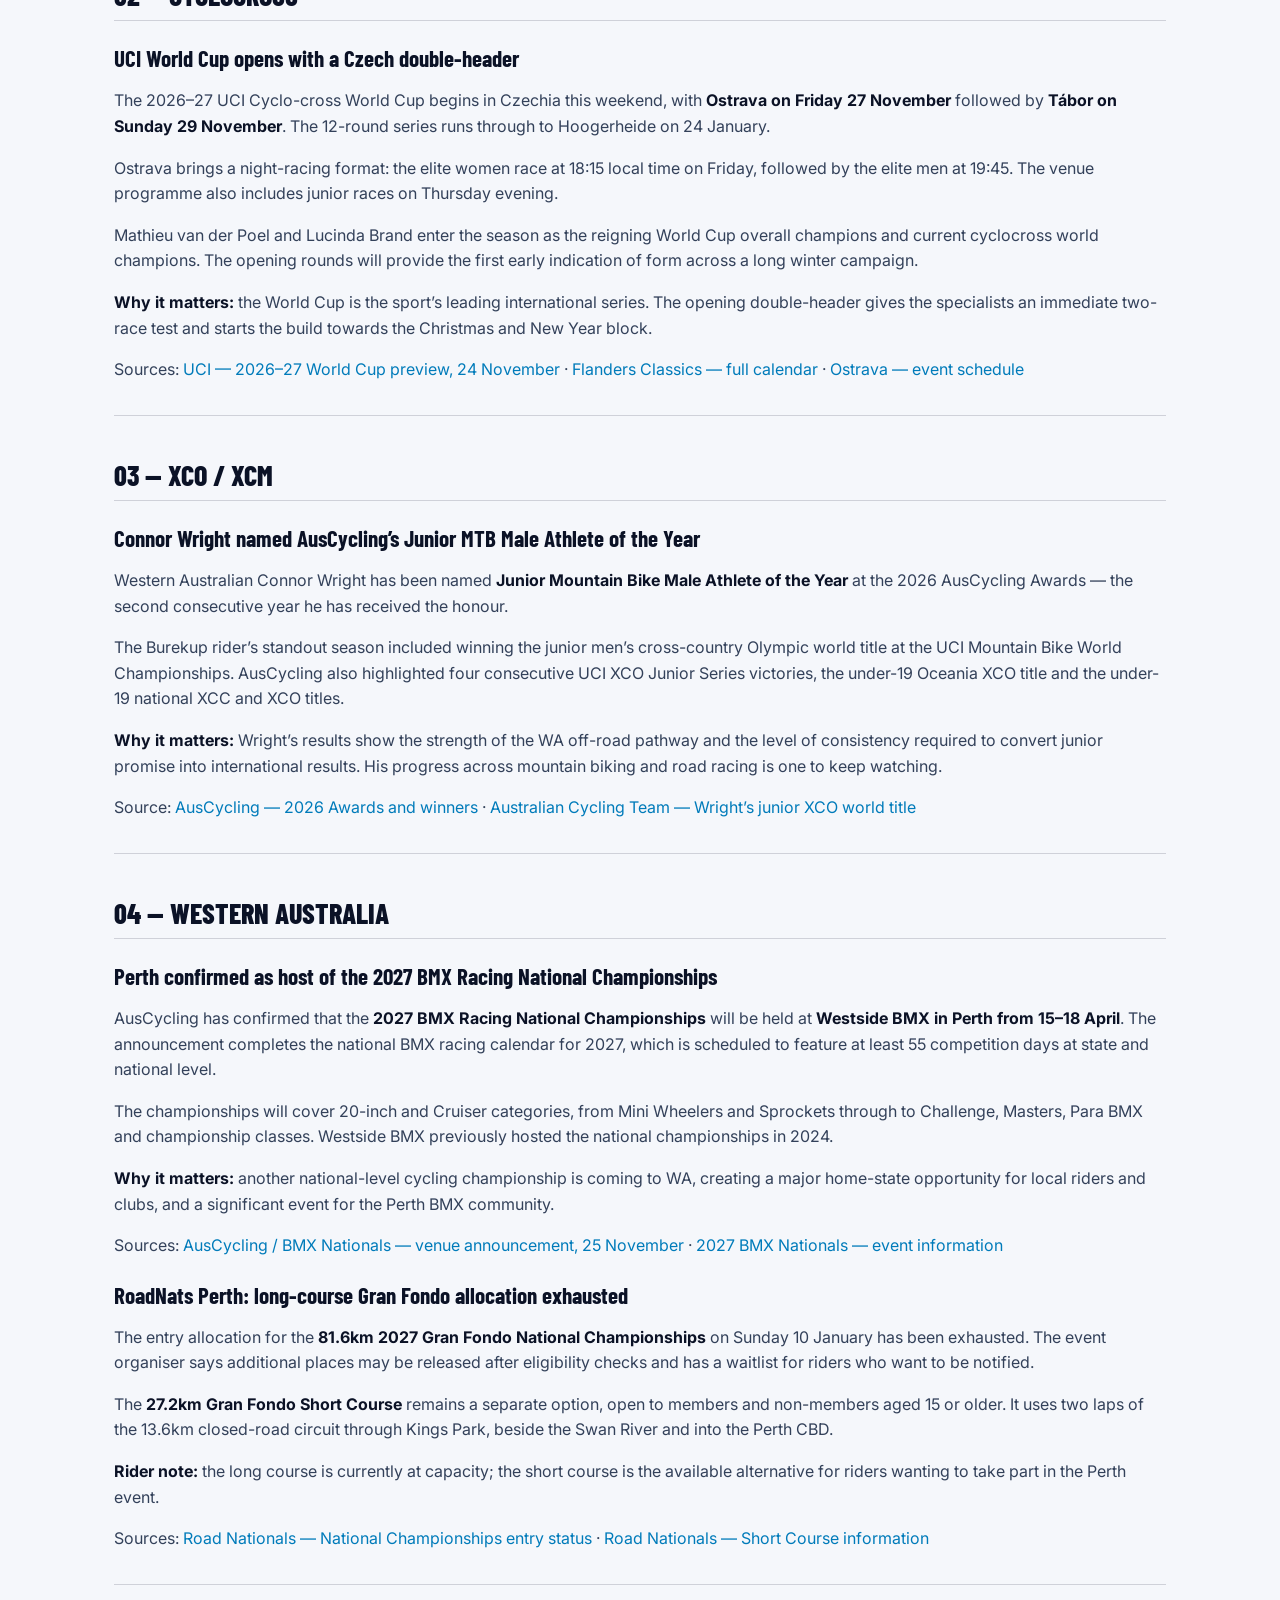
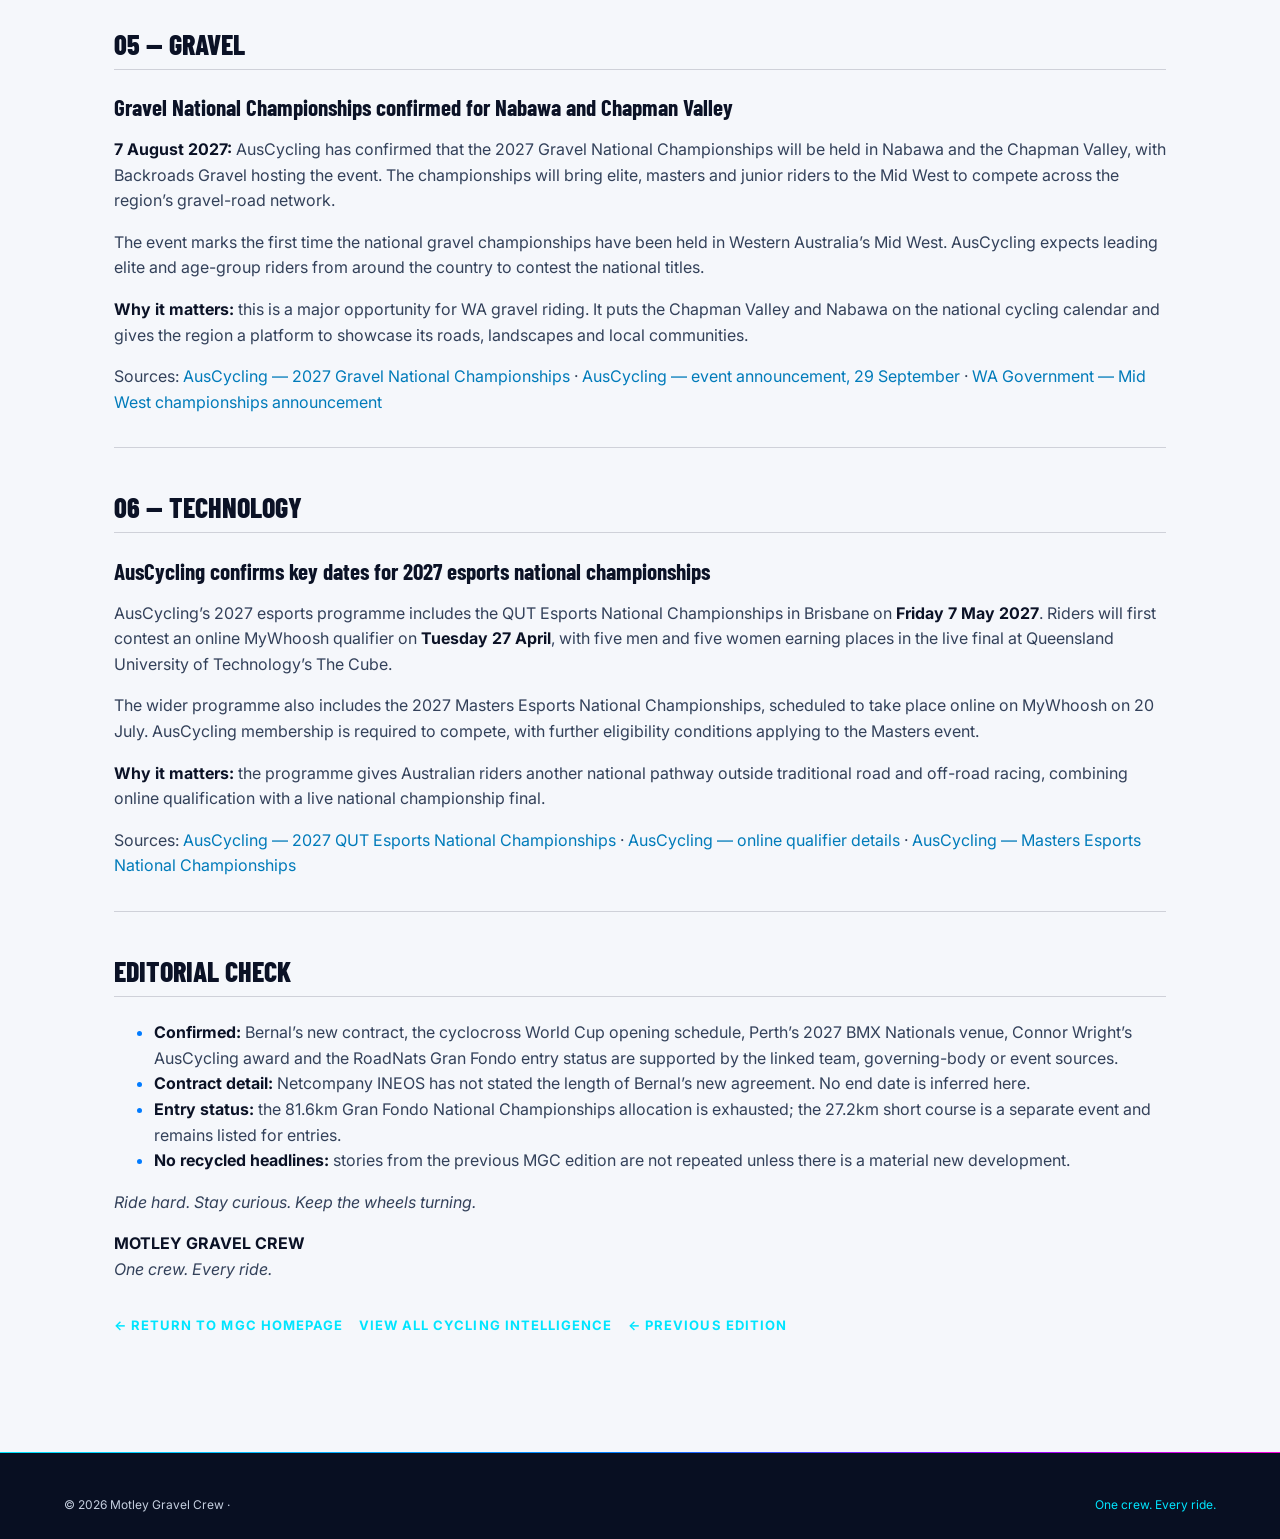
<file: 2026-11-26.html>
<!doctype html><html lang="en"><head><link rel="canonical" href="https://motleygravelcrew.com/2026-11-26.html"><meta charset="utf-8"><meta name="viewport" content="width=device-width, initial-scale=1"><meta name="theme-color" content="#070912"><title>Cycling Intelligence — 26 November 2026 | Motley Gravel Crew</title><meta name="description" content="Read the 26 November 2026 Motley Gravel Crew Cycling Intelligence edition, covering road, gravel, mountain biking, cyclocross, cycling esports and Western Australian cycling."><link rel="preconnect" href="https://fonts.googleapis.com"><link rel="preconnect" href="https://fonts.gstatic.com" crossorigin><link href="https://fonts.googleapis.com/css2?family=Barlow+Condensed:wght@500;600;700;800;900&family=Inter:wght@400;500;600;700;800&display=swap" rel="stylesheet"><style>
:root{color-scheme:dark;--bg:#070912;--panel:#101525;--line:#26314b;--cyan:#28e4f0;--pink:#ff39bd;--text:#f3f5fb;--muted:#aab3c8}*{box-sizing:border-box}body{margin:0;background:radial-gradient(ellipse at top,#111a31 0,#070912 48%);color:var(--text);font-family:Inter,Arial,sans-serif;line-height:1.7}.top{padding:16px 5vw;border-bottom:1px solid var(--line);display:flex;justify-content:space-between;gap:12px;flex-wrap:wrap;color:var(--muted);font-size:12px;letter-spacing:.12em}.top b{color:var(--cyan)}main{max-width:900px;margin:0 auto;padding:42px 22px 80px}.back{color:var(--cyan);text-decoration:none;font-weight:700;font-size:13px;letter-spacing:.08em}.mast{border-bottom:1px solid var(--line);padding:22px 0 30px;margin-bottom:28px}.eyebrow{color:var(--pink);font-size:12px;font-weight:800;letter-spacing:.18em}.mast h1{font:900 clamp(36px,7vw,66px)/.95 'Barlow Condensed',sans-serif;margin:12px 0;background:linear-gradient(90deg,var(--cyan),#8b78ff,var(--pink));color:transparent;background-clip:text}.mast p{color:var(--muted)}article h2{font:800 28px 'Barlow Condensed',sans-serif;color:var(--cyan);border-bottom:1px solid var(--line);padding-bottom:8px;margin-top:42px}article h3{font:700 23px 'Barlow Condensed',sans-serif;margin:22px 0 8px}article p,article li{color:#d7dced}article strong{color:white}article a{color:var(--cyan);overflow-wrap:anywhere}article blockquote{border-left:3px solid var(--pink);background:var(--panel);padding:14px 18px;margin:22px 0;color:#d7dced}article table{border-collapse:collapse;width:100%;display:block;overflow-x:auto}article th,article td{padding:9px 12px;border:1px solid var(--line);text-align:left}article th{color:var(--cyan)}article hr{border:0;border-top:1px solid var(--line);margin:32px 0}.footer{border-top:1px solid var(--line);padding:24px 5vw;text-align:center;color:var(--muted);font-size:12px}.footer a{color:var(--cyan);text-decoration:none}@media(max-width:600px){main{padding:28px 17px 55px}.top{font-size:10px}}
 .edition-nav{display:flex;flex-wrap:wrap;gap:12px;margin:0 0 28px;padding:14px 0;border-bottom:1px solid var(--line)}.edition-nav a{color:var(--cyan);font-size:10px;font-weight:800;letter-spacing:.08em;text-decoration:none}.edition-nav a:hover{color:#fff}
/* Keep all story images inside the article column */
article img, figure, figure img{box-sizing:border-box;max-width:100%}figure.story-feature-image{display:block;width:100%;max-width:100%;height:auto;margin:22px 0 28px;overflow:hidden}figure.story-feature-image img{display:block;width:100%;max-width:100%;height:clamp(160px,32vw,300px);max-height:300px;object-fit:contain;object-position:center;background:#101525;border:1px solid #26314b;border-radius:10px}figure.story-feature-image figcaption{max-width:100%;overflow-wrap:anywhere}@media(max-width:600px){figure.story-feature-image img{height:210px;max-height:210px}}
</style><link rel="icon" type="image/png" href="assets/mgc-logo-transparent.png"><link rel="apple-touch-icon" href="assets/mgc-logo-transparent.png"><meta property="og:type" content="article"><meta property="og:site_name" content="Motley Gravel Crew"><meta property="og:title" content="Cycling Intelligence — 26 November 2026 | Motley Gravel Crew"><meta property="og:description" content="Read the 26 November 2026 Motley Gravel Crew Cycling Intelligence edition, covering professional road cycling, gravel, mountain biking, technology and Western Australian cycling."><meta property="og:url" content="https://motleygravelcrew.com/2026-11-26.html"><meta property="og:image" content="https://motleygravelcrew.com/assets/mgc-logo-transparent.png"><meta name="twitter:card" content="summary"><meta name="twitter:title" content="Cycling Intelligence — 26 November 2026 | Motley Gravel Crew"><meta name="twitter:description" content="Read the 26 November 2026 Motley Gravel Crew Cycling Intelligence edition, covering professional road cycling, gravel, mountain biking, technology and Western Australian cycling."><meta name="twitter:image" content="https://motleygravelcrew.com/assets/mgc-logo-transparent.png"><link rel="stylesheet" href="styles.css"><style>
 /* MGC site-wide editorial page styling */
 body{background:#f7f8fc!important;color:#0b1226!important;font-family:Inter,Arial,sans-serif!important}
 .top{background:#080f22!important;color:#dbe4f2!important;border-bottom:1px solid rgba(0,229,255,.3)!important}.top b{color:#00e5ff!important}
 .edition-nav{display:flex;justify-content:center;align-items:center;flex-wrap:wrap;gap:10px 22px;padding:15px 4vw!important;background:#080f22!important;border-bottom:1px solid rgba(0,229,255,.28)!important}
 .edition-nav a{font:800 12px 'Barlow Condensed',sans-serif!important;letter-spacing:1.4px;color:#f7f8fc!important;text-decoration:none}.edition-nav a:hover{color:#00e5ff!important}
 main{max-width:1100px!important;padding:48px 24px 85px!important;color:#0b1226!important}
 .mast{padding:30px!important;margin:0 0 28px!important;border:1px solid #dce2ec!important;border-radius:16px!important;background:linear-gradient(100deg,rgba(5,10,25,.95),rgba(5,10,25,.78)),url('assets/mgc-hero-banner.jpg') center 42%/cover!important}
 .mast h1{color:#fff!important;background:none!important}.mast p{color:#e9eef5!important}.eyebrow{color:#00a6c7!important}
 article{color:#0b1226!important}article h2,article h3{color:#0b1226!important}article p{color:#33415a!important}
 a{color:#007bba}article a{color:#007bba!important}
 .site-discipline-nav{display:flex;justify-content:center;align-items:center;flex-wrap:wrap;gap:8px 18px;padding:13px 4vw;background:#fff;color:#0b1226;border-bottom:1px solid #dce2ec;font:900 13px 'Barlow Condensed',sans-serif;letter-spacing:2px}
 .site-discipline-nav i{font-style:normal;color:#8a00ff;font-size:18px}
 @media(max-width:700px){main{padding:30px 16px 60px!important}.mast{padding:22px!important}.edition-nav{gap:8px 13px}}
 </style></head><body class="editorial-light"><div class="top"><b>MOTLEY GRAVEL CREW</b><span>ONE CREW. EVERY RIDE.</span><span>ONE CREW. EVERY RIDE.</span></div><main><nav class="edition-nav"><a href="index.html">MGC HOME</a><a href="editions.html">CYCLING INTELLIGENCE</a><a href="news.html">MGC NEWS</a><a href="https://www.facebook.com/profile.php?id=61554793187506" target="_blank" rel="noopener">FACEBOOK</a><a href="https://www.strava.com/clubs/1103000" target="_blank" rel="noopener">STRAVA</a></nav><header class="mast"><div class="eyebrow">MGC / CYCLING INTELLIGENCE</div><h1>THE INTELLIGENCE EDITION</h1><p>Thursday, 26 November 2026 · Perth, Western Australia</p></header><article>

<p><strong>Thursday, 26 November 2026 | Perth, Western Australia</strong><br><em>Road · Gravel · XCO/XCM · Cyclocross · Technology · WA Cycling Community</em></p>
<blockquote><p><strong>THE MGC READ</strong><br>Today’s edition adds several important developments for Australian and Western Australian riders: Jay Vine has committed to UAE Team Emirates-XRG through 2029; the 2027 AusCycling Gravel National Championships are confirmed for Nabawa in the Mid West; and AusCycling’s 2027 esports programme includes a national championship final in Brisbane. We also cover Egan Bernal’s new deal, the opening weekend of the UCI Cyclo-cross World Cup, Perth’s 2027 BMX Nationals, Connor Wright’s latest national honour and RoadNats Gran Fondo entry status.</p></blockquote>
<hr />
<h2 id="road">01 — ROAD</h2>
<h3>Jay Vine extends UAE Team Emirates-XRG contract through 2029</h3>
<p><strong>27 October:</strong> Jay Vine has committed his future to UAE Team Emirates-XRG through the end of the 2029 season. The Australian joined the team in 2023 and has established himself as a versatile climber and time-trial specialist, combining individual opportunities with an important support role across the squad.</p>
<p>Vine’s recent results include two overall victories at the Tour Down Under, Australian national time-trial titles and multiple Vuelta a España stage wins. He finished his 2026 campaign with second place at the Chrono des Nations, behind Remco Evenepoel.</p>
<p><strong>Why it matters:</strong> the extension gives one of Australia’s leading WorldTour riders long-term stability with a team that has supported his development. Vine says he is already building towards the 2027 season.</p>
<p>Sources: <a href="https://www.uaeteamemirates.com/jay-vine-commits-future-uae-team-emirates-xrg-2029/">UAE Team Emirates-XRG — official contract announcement, 27 October</a> · <a href="https://www.cyclingnews.com/pro-cycling/teams-riders/still-so-much-i-want-to-achieve-jay-vine-commits-future-to-uae-team-emirates-xrg-with-2029-contract-extension/">Cyclingnews — contract analysis</a></p>
<hr />
<h3>Egan Bernal commits to Netcompany INEOS</h3>
<p><strong>24 November:</strong> Netcompany INEOS confirmed that Egan Bernal has signed a new contract, extending a relationship that began in 2018. The Colombian won the 2019 Tour de France and 2021 Giro d’Italia before a serious training crash in 2022. He returned to race both the Giro and Tour in 2026.</p>
<p>The team has not published the length of the new agreement. Bernal said he was looking forward to building towards next season and helping the group achieve something special.</p>
<p><strong>Why it matters:</strong> Bernal’s future had been a talking point after a difficult period in his career. The new deal gives the team continuity around a rider with Grand Tour-winning experience, while allowing Bernal to continue his comeback within a familiar programme.</p>
<p>Sources: <a href="https://netcompanyineos.com/news/egan-bernal-signs-new-deal-with-netcompany-ineos/">Netcompany INEOS — official announcement, 24 November</a> · <a href="https://www.reuters.com/sports/cycling/bernal-signs-new-contract-with-netcompany-ineos-2026-11-25/">Reuters — contract report</a></p>
<hr />
<h2 id="cyclocross">02 — CYCLOCROSS</h2>
<h3>UCI World Cup opens with a Czech double-header</h3>
<p>The 2026–27 UCI Cyclo-cross World Cup begins in Czechia this weekend, with <strong>Ostrava on Friday 27 November</strong> followed by <strong>Tábor on Sunday 29 November</strong>. The 12-round series runs through to Hoogerheide on 24 January.</p>
<p>Ostrava brings a night-racing format: the elite women race at 18:15 local time on Friday, followed by the elite men at 19:45. The venue programme also includes junior races on Thursday evening.</p>
<p>Mathieu van der Poel and Lucinda Brand enter the season as the reigning World Cup overall champions and current cyclocross world champions. The opening rounds will provide the first early indication of form across a long winter campaign.</p>
<p><strong>Why it matters:</strong> the World Cup is the sport’s leading international series. The opening double-header gives the specialists an immediate two-race test and starts the build towards the Christmas and New Year block.</p>
<p>Sources: <a href="https://www.uci.org/article/2026-2027-uci-cyclo-cross-world-cup-intense-action-from-ostrava-to-hoogerheide/mPn5eZuKtjg73Pi0Iap0Y">UCI — 2026–27 World Cup preview, 24 November</a> · <a href="https://www.ucicyclocrossworldcup.com/en/news/discover-the-calendar-of-the-2026-2027-uci-cyclo-cross-world-cup">Flanders Classics — full calendar</a> · <a href="https://www.cxostrava.cz/en">Ostrava — event schedule</a></p>
<hr />
<h2 id="xco-xcm">03 — XCO / XCM</h2>
<h3>Connor Wright named AusCycling’s Junior MTB Male Athlete of the Year</h3>
<p>Western Australian Connor Wright has been named <strong>Junior Mountain Bike Male Athlete of the Year</strong> at the 2026 AusCycling Awards — the second consecutive year he has received the honour.</p>
<p>The Burekup rider’s standout season included winning the junior men’s cross-country Olympic world title at the UCI Mountain Bike World Championships. AusCycling also highlighted four consecutive UCI XCO Junior Series victories, the under-19 Oceania XCO title and the under-19 national XCC and XCO titles.</p>
<p><strong>Why it matters:</strong> Wright’s results show the strength of the WA off-road pathway and the level of consistency required to convert junior promise into international results. His progress across mountain biking and road racing is one to keep watching.</p>
<p>Source: <a href="https://auscycling.org.au/news/awards-2026">AusCycling — 2026 Awards and winners</a> · <a href="https://australiancyclingteam.com/news/ive-been-dreaming-of-this-for-a-long-time-connor-wright-wins-junior-xco-world-title">Australian Cycling Team — Wright’s junior XCO world title</a></p>
<hr />
<h2 id="western-australia">04 — WESTERN AUSTRALIA</h2>
<h3>Perth confirmed as host of the 2027 BMX Racing National Championships</h3>
<p>AusCycling has confirmed that the <strong>2027 BMX Racing National Championships</strong> will be held at <strong>Westside BMX in Perth from 15–18 April</strong>. The announcement completes the national BMX racing calendar for 2027, which is scheduled to feature at least 55 competition days at state and national level.</p>
<p>The championships will cover 20-inch and Cruiser categories, from Mini Wheelers and Sprockets through to Challenge, Masters, Para BMX and championship classes. Westside BMX previously hosted the national championships in 2024.</p>
<p><strong>Why it matters:</strong> another national-level cycling championship is coming to WA, creating a major home-state opportunity for local riders and clubs, and a significant event for the Perth BMX community.</p>
<p>Sources: <a href="https://bmxnationals.org.au/news/location-revealed-for-2027">AusCycling / BMX Nationals — venue announcement, 25 November</a> · <a href="https://bmxnationals.org.au/">2027 BMX Nationals — event information</a></p>
<h3>RoadNats Perth: long-course Gran Fondo allocation exhausted</h3>
<p>The entry allocation for the <strong>81.6km 2027 Gran Fondo National Championships</strong> on Sunday 10 January has been exhausted. The event organiser says additional places may be released after eligibility checks and has a waitlist for riders who want to be notified.</p>
<p>The <strong>27.2km Gran Fondo Short Course</strong> remains a separate option, open to members and non-members aged 15 or older. It uses two laps of the 13.6km closed-road circuit through Kings Park, beside the Swan River and into the Perth CBD.</p>
<p><strong>Rider note:</strong> the long course is currently at capacity; the short course is the available alternative for riders wanting to take part in the Perth event.</p>
<p>Sources: <a href="https://roadnationals.org.au/the-event/gran-fondo-national-championships">Road Nationals — National Championships entry status</a> · <a href="https://roadnationals.org.au/the-event/gran-fondo-short-course">Road Nationals — Short Course information</a></p>
<hr />
<h2 id="gravel">05 — GRAVEL</h2>
<h3>Gravel National Championships confirmed for Nabawa and Chapman Valley</h3>
<p><strong>7 August 2027:</strong> AusCycling has confirmed that the 2027 Gravel National Championships will be held in Nabawa and the Chapman Valley, with Backroads Gravel hosting the event. The championships will bring elite, masters and junior riders to the Mid West to compete across the region’s gravel-road network.</p>
<p>The event marks the first time the national gravel championships have been held in Western Australia’s Mid West. AusCycling expects leading elite and age-group riders from around the country to contest the national titles.</p>
<p><strong>Why it matters:</strong> this is a major opportunity for WA gravel riding. It puts the Chapman Valley and Nabawa on the national cycling calendar and gives the region a platform to showcase its roads, landscapes and local communities.</p>
<p>Sources: <a href="https://auscycling.org.au/events/2027-auscycling-gravel-national-championships">AusCycling — 2027 Gravel National Championships</a> · <a href="https://auscycling.org.au/news/backroads-gravel-national-championships-2027">AusCycling — event announcement, 29 September</a> · <a href="https://www.wa.gov.au/government/media-statements/Cook%20Labor%20Government/WA%27s-Mid-West-gears-up-for-national-cycling-championships-20260929">WA Government — Mid West championships announcement</a></p>
<hr />
<h2 id="technology">06 — TECHNOLOGY</h2>
<h3>AusCycling confirms key dates for 2027 esports national championships</h3>
<p>AusCycling’s 2027 esports programme includes the QUT Esports National Championships in Brisbane on <strong>Friday 7 May 2027</strong>. Riders will first contest an online MyWhoosh qualifier on <strong>Tuesday 27 April</strong>, with five men and five women earning places in the live final at Queensland University of Technology’s The Cube.</p>
<p>The wider programme also includes the 2027 Masters Esports National Championships, scheduled to take place online on MyWhoosh on 20 July. AusCycling membership is required to compete, with further eligibility conditions applying to the Masters event.</p>
<p><strong>Why it matters:</strong> the programme gives Australian riders another national pathway outside traditional road and off-road racing, combining online qualification with a live national championship final.</p>
<p>Sources: <a href="https://auscycling.org.au/events/2027-auscycling-esports-national-championships">AusCycling — 2027 QUT Esports National Championships</a> · <a href="https://auscycling.org.au/events/2027-qut-esports-national-championships-qualifier">AusCycling — online qualifier details</a> · <a href="https://auscycling.org.au/events/2027-auscycling-masters-esports-national-championships">AusCycling — Masters Esports National Championships</a></p>
<hr />
<h2 id="editorial-check">EDITORIAL CHECK</h2>
<ul>
<li><strong>Confirmed:</strong> Bernal’s new contract, the cyclocross World Cup opening schedule, Perth’s 2027 BMX Nationals venue, Connor Wright’s AusCycling award and the RoadNats Gran Fondo entry status are supported by the linked team, governing-body or event sources.</li>
<li><strong>Contract detail:</strong> Netcompany INEOS has not stated the length of Bernal’s new agreement. No end date is inferred here.</li>
<li><strong>Entry status:</strong> the 81.6km Gran Fondo National Championships allocation is exhausted; the 27.2km short course is a separate event and remains listed for entries.</li>
<li><strong>No recycled headlines:</strong> stories from the previous MGC edition are not repeated unless there is a material new development.</li>
</ul>
<p><em>Ride hard. Stay curious. Keep the wheels turning.</em></p>
<p><strong>MOTLEY GRAVEL CREW</strong><br><em>One crew. Every ride.</em></p>
</article><nav style="display:flex;flex-wrap:wrap;gap:1rem;margin:2rem 0"><a class="back" href="index.html">← RETURN TO MGC HOMEPAGE</a><a class="back" href="archive.html">VIEW ALL CYCLING INTELLIGENCE</a><a class="back" href="2026-11-22.html">← PREVIOUS EDITION</a></nav></main><footer class="footer">© 2026 Motley Gravel Crew · <a href="index.html">One crew. Every ride.</a></footer></body></html>
<!-- MGC editorial image workflow trigger: 2026-11-24 -->
</file>
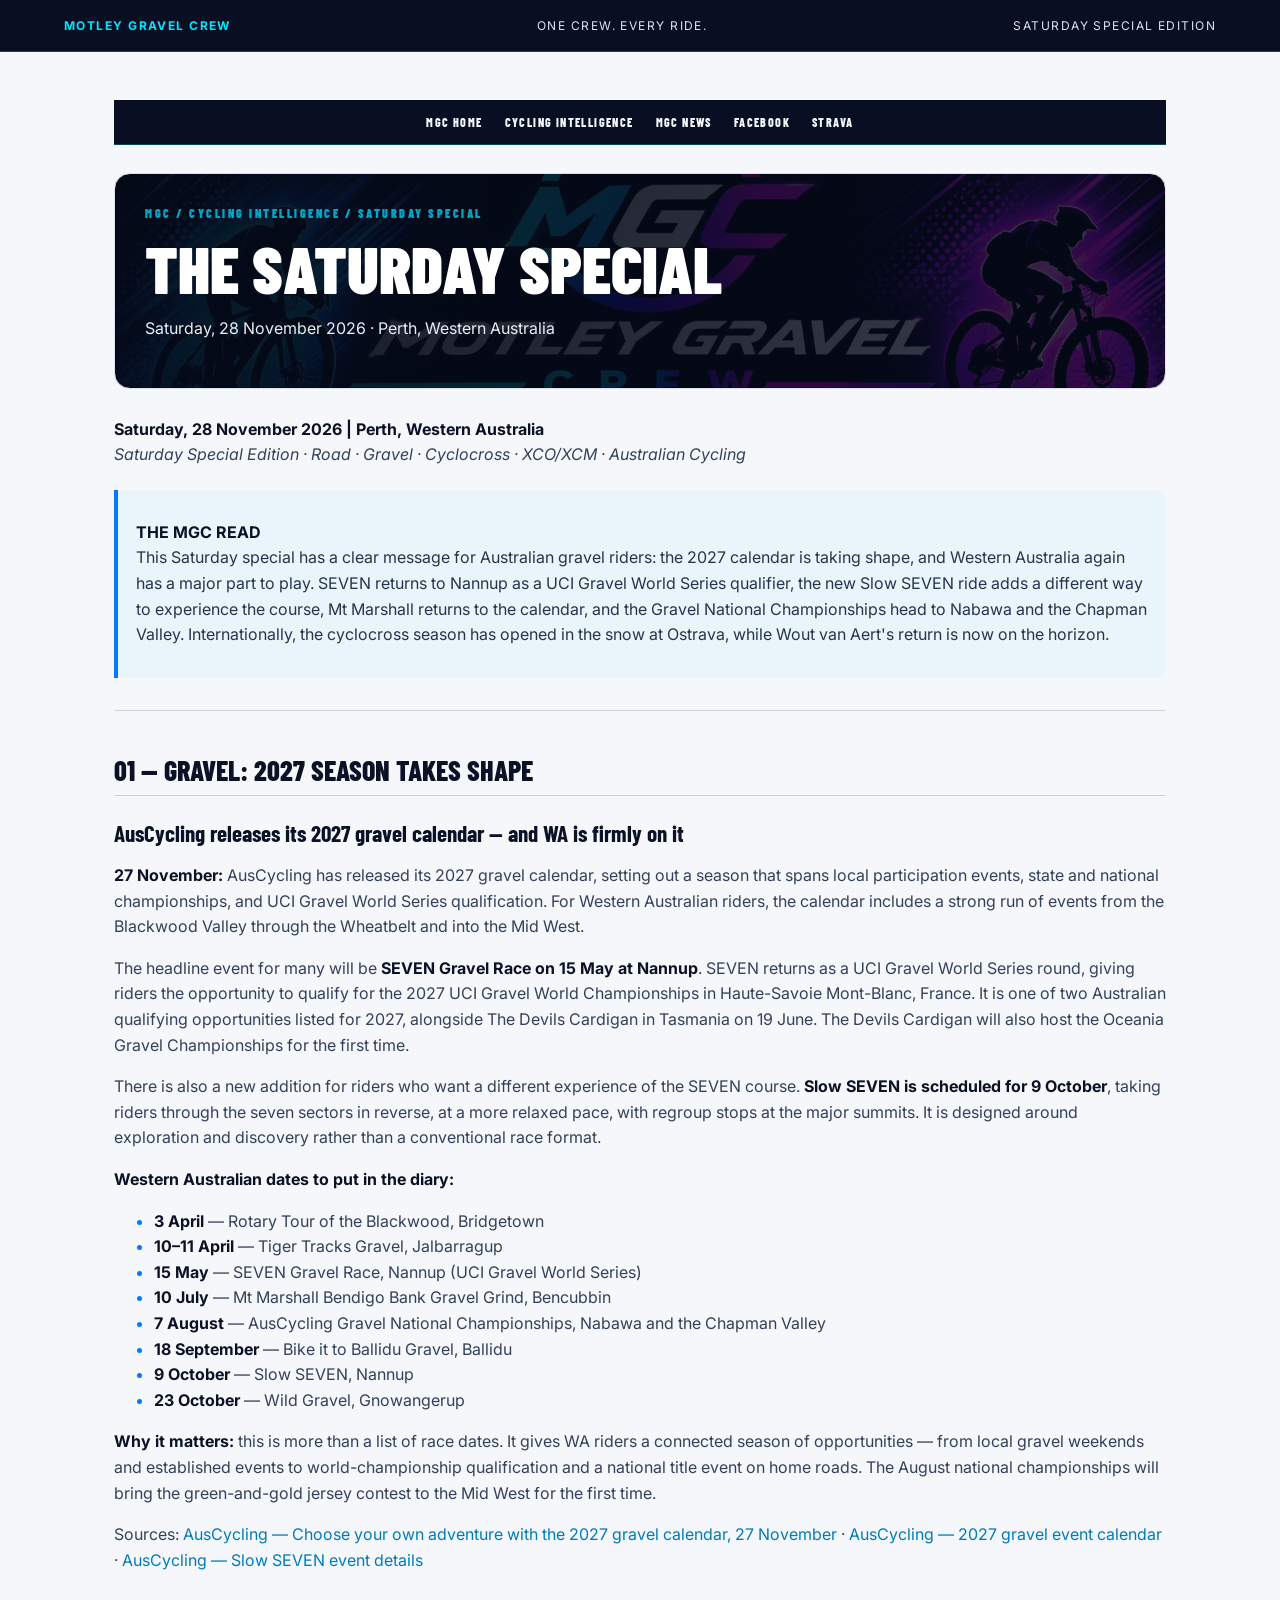
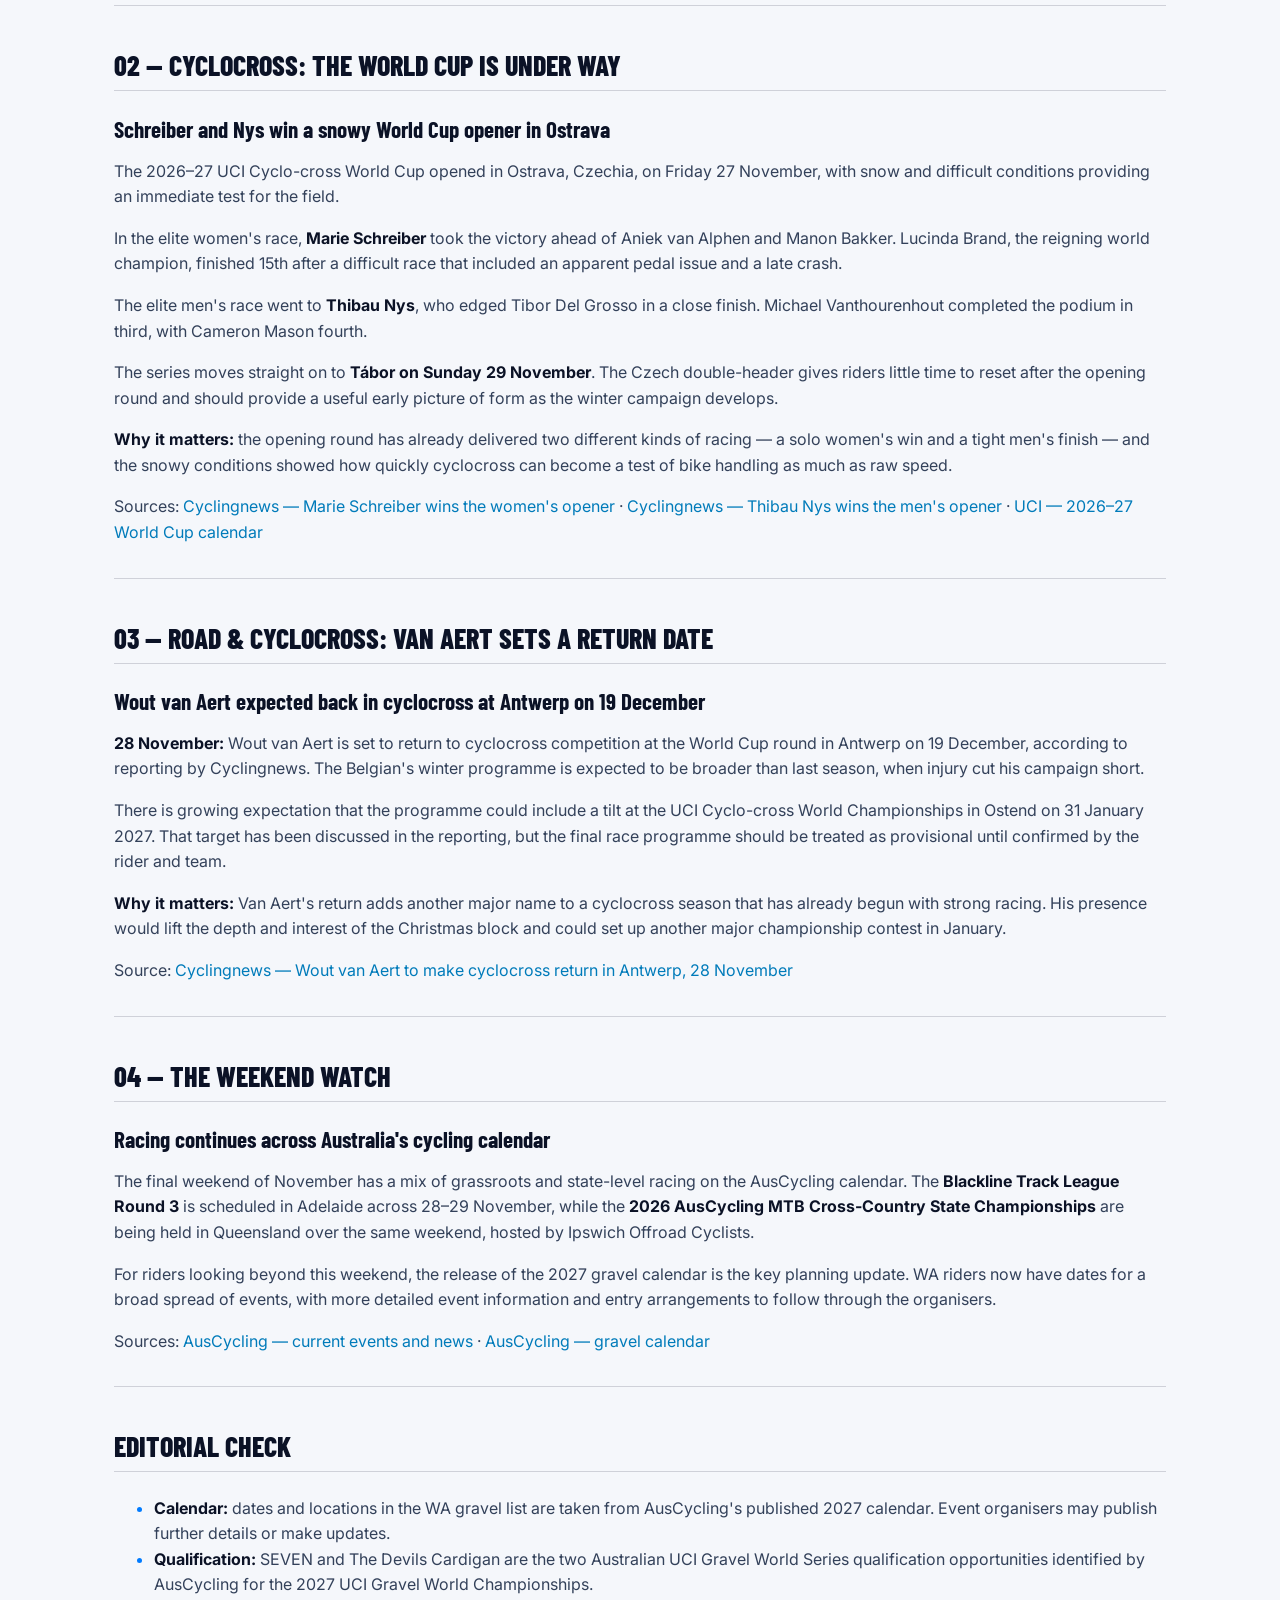
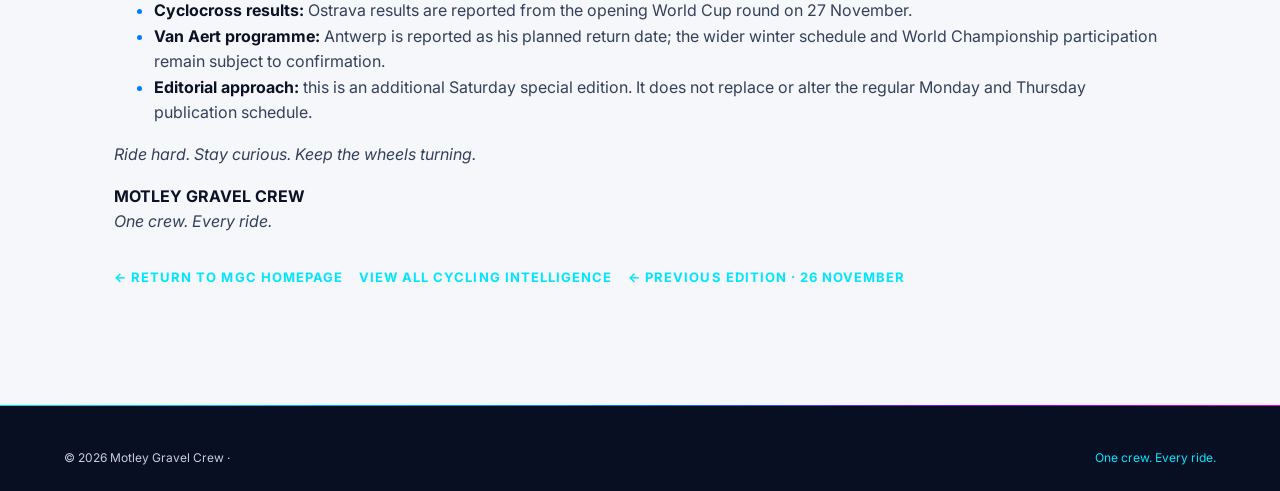
<file: 2026-11-28.html>
<head><link rel="canonical" href="https://motleygravelcrew.com/2026-11-28.html"><meta charset="utf-8"><meta name="viewport" content="width=device-width, initial-scale=1"><meta name="theme-color" content="#070912"><title>Cycling Intelligence Saturday Special — 28 November 2026 | Motley Gravel Crew</title><meta name="description" content="Read the MGC Saturday Special Edition for 28 November 2026, covering the 2027 gravel calendar, cyclocross and Western Australian cycling."><link rel="preconnect" href="https://fonts.googleapis.com"><link rel="preconnect" href="https://fonts.gstatic.com" crossorigin><link href="https://fonts.googleapis.com/css2?family=Barlow+Condensed:wght@500;600;700;800;900&family=Inter:wght@400;500;600;700;800&display=swap" rel="stylesheet"><style>
:root{color-scheme:dark;--bg:#070912;--panel:#101525;--line:#26314b;--cyan:#28e4f0;--pink:#ff39bd;--text:#f3f5fb;--muted:#aab3c8}*{box-sizing:border-box}body{margin:0;background:radial-gradient(ellipse at top,#111a31 0,#070912 48%);color:var(--text);font-family:Inter,Arial,sans-serif;line-height:1.7}.top{padding:16px 5vw;border-bottom:1px solid var(--line);display:flex;justify-content:space-between;gap:12px;flex-wrap:wrap;color:var(--muted);font-size:12px;letter-spacing:.12em}.top b{color:var(--cyan)}main{max-width:900px;margin:0 auto;padding:42px 22px 80px}.back{color:var(--cyan);text-decoration:none;font-weight:700;font-size:13px;letter-spacing:.08em}.mast{border-bottom:1px solid var(--line);padding:22px 0 30px;margin-bottom:28px}.eyebrow{color:var(--pink);font-size:12px;font-weight:800;letter-spacing:.18em}.mast h1{font:900 clamp(36px,7vw,66px)/.95 'Barlow Condensed',sans-serif;margin:12px 0;background:linear-gradient(90deg,var(--cyan),#8b78ff,var(--pink));color:transparent;background-clip:text}.mast p{color:var(--muted)}article h2{font:800 28px 'Barlow Condensed',sans-serif;color:var(--cyan);border-bottom:1px solid var(--line);padding-bottom:8px;margin-top:42px}article h3{font:700 23px 'Barlow Condensed',sans-serif;margin:22px 0 8px}article p,article li{color:#d7dced}article strong{color:white}article a{color:var(--cyan);overflow-wrap:anywhere}article blockquote{border-left:3px solid var(--pink);background:var(--panel);padding:14px 18px;margin:22px 0;color:#d7dced}article table{border-collapse:collapse;width:100%;display:block;overflow-x:auto}article th,article td{padding:9px 12px;border:1px solid var(--line);text-align:left}article th{color:var(--cyan)}article hr{border:0;border-top:1px solid var(--line);margin:32px 0}.footer{border-top:1px solid var(--line);padding:24px 5vw;text-align:center;color:var(--muted);font-size:12px}.footer a{color:var(--cyan);text-decoration:none}@media(max-width:600px){main{padding:28px 17px 55px}.top{font-size:10px}}
 .edition-nav{display:flex;flex-wrap:wrap;gap:12px;margin:0 0 28px;padding:14px 0;border-bottom:1px solid var(--line)}.edition-nav a{color:var(--cyan);font-size:10px;font-weight:800;letter-spacing:.08em;text-decoration:none}.edition-nav a:hover{color:#fff}
/* Keep all story images inside the article column */
article img, figure, figure img{box-sizing:border-box;max-width:100%}figure.story-feature-image{display:block;width:100%;max-width:100%;height:auto;margin:22px 0 28px;overflow:hidden}figure.story-feature-image img{display:block;width:100%;max-width:100%;height:clamp(160px,32vw,300px);max-height:300px;object-fit:contain;object-position:center;background:#101525;border:1px solid #26314b;border-radius:10px}figure.story-feature-image figcaption{max-width:100%;overflow-wrap:anywhere}@media(max-width:600px){figure.story-feature-image img{height:210px;max-height:210px}}
</style><link rel="icon" type="image/png" href="assets/mgc-logo-transparent.png"><link rel="apple-touch-icon" href="assets/mgc-logo-transparent.png"><meta property="og:type" content="article"><meta property="og:site_name" content="Motley Gravel Crew"><meta property="og:title" content="Cycling Intelligence Saturday Special — 28 November 2026 | Motley Gravel Crew"><meta property="og:description" content="Read the 28 November 2026 Motley Gravel Crew Cycling Intelligence edition, covering professional road cycling, gravel, mountain biking, technology and Western Australian cycling."><meta property="og:url" content="https://motleygravelcrew.com/2026-11-28.html"><meta property="og:image" content="https://motleygravelcrew.com/assets/mgc-logo-transparent.png"><meta name="twitter:card" content="summary"><meta name="twitter:title" content="Cycling Intelligence Saturday Special — 28 November 2026 | Motley Gravel Crew"><meta name="twitter:description" content="Read the 28 November 2026 Motley Gravel Crew Cycling Intelligence edition, covering professional road cycling, gravel, mountain biking, technology and Western Australian cycling."><meta name="twitter:image" content="https://motleygravelcrew.com/assets/mgc-logo-transparent.png"><link rel="stylesheet" href="styles.css"><style>
 /* MGC site-wide editorial page styling */
 body{background:#f7f8fc!important;color:#0b1226!important;font-family:Inter,Arial,sans-serif!important}
 .top{background:#080f22!important;color:#dbe4f2!important;border-bottom:1px solid rgba(0,229,255,.3)!important}.top b{color:#00e5ff!important}
 .edition-nav{display:flex;justify-content:center;align-items:center;flex-wrap:wrap;gap:10px 22px;padding:15px 4vw!important;background:#080f22!important;border-bottom:1px solid rgba(0,229,255,.28)!important}
 .edition-nav a{font:800 12px 'Barlow Condensed',sans-serif!important;letter-spacing:1.4px;color:#f7f8fc!important;text-decoration:none}.edition-nav a:hover{color:#00e5ff!important}
 main{max-width:1100px!important;padding:48px 24px 85px!important;color:#0b1226!important}
 .mast{padding:30px!important;margin:0 0 28px!important;border:1px solid #dce2ec!important;border-radius:16px!important;background:linear-gradient(100deg,rgba(5,10,25,.95),rgba(5,10,25,.78)),url('assets/mgc-hero-banner.jpg') center 42%/cover!important}
 .mast h1{color:#fff!important;background:none!important}.mast p{color:#e9eef5!important}.eyebrow{color:#00a6c7!important}
 article{color:#0b1226!important}article h2,article h3{color:#0b1226!important}article p{color:#33415a!important}
 a{color:#007bba}article a{color:#007bba!important}
 .site-discipline-nav{display:flex;justify-content:center;align-items:center;flex-wrap:wrap;gap:8px 18px;padding:13px 4vw;background:#fff;color:#0b1226;border-bottom:1px solid #dce2ec;font:900 13px 'Barlow Condensed',sans-serif;letter-spacing:2px}
 .site-discipline-nav i{font-style:normal;color:#8a00ff;font-size:18px}
 @media(max-width:700px){main{padding:30px 16px 60px!important}.mast{padding:22px!important}.edition-nav{gap:8px 13px}}
 </style><meta property="article:published_time" content="2026-11-28T22:55:00+08:00"></head><body class="editorial-light"><div class="top"><b>MOTLEY GRAVEL CREW</b><span>ONE CREW. EVERY RIDE.</span><span>SATURDAY SPECIAL EDITION</span></div><main><nav class="edition-nav"><a href="index.html">MGC HOME</a><a href="editions.html">CYCLING INTELLIGENCE</a><a href="news.html">MGC NEWS</a><a href="https://www.facebook.com/profile.php?id=61554793187506" target="_blank" rel="noopener">FACEBOOK</a><a href="https://www.strava.com/clubs/1103000" target="_blank" rel="noopener">STRAVA</a></nav><header class="mast"><div class="eyebrow">MGC / CYCLING INTELLIGENCE / SATURDAY SPECIAL</div><h1>THE SATURDAY SPECIAL</h1><p>Saturday, 28 November 2026 · Perth, Western Australia</p></header><article>
<p><strong>Saturday, 28 November 2026 | Perth, Western Australia</strong><br><em>Saturday Special Edition · Road · Gravel · Cyclocross · XCO/XCM · Australian Cycling</em></p>
<blockquote><p><strong>THE MGC READ</strong><br>This Saturday special has a clear message for Australian gravel riders: the 2027 calendar is taking shape, and Western Australia again has a major part to play. SEVEN returns to Nannup as a UCI Gravel World Series qualifier, the new Slow SEVEN ride adds a different way to experience the course, Mt Marshall returns to the calendar, and the Gravel National Championships head to Nabawa and the Chapman Valley. Internationally, the cyclocross season has opened in the snow at Ostrava, while Wout van Aert's return is now on the horizon.</p></blockquote>
<hr />
<h2 id="gravel">01 — GRAVEL: 2027 SEASON TAKES SHAPE</h2>
<h3>AusCycling releases its 2027 gravel calendar — and WA is firmly on it</h3>
<p><strong>27 November:</strong> AusCycling has released its 2027 gravel calendar, setting out a season that spans local participation events, state and national championships, and UCI Gravel World Series qualification. For Western Australian riders, the calendar includes a strong run of events from the Blackwood Valley through the Wheatbelt and into the Mid West.</p>
<p>The headline event for many will be <strong>SEVEN Gravel Race on 15 May at Nannup</strong>. SEVEN returns as a UCI Gravel World Series round, giving riders the opportunity to qualify for the 2027 UCI Gravel World Championships in Haute-Savoie Mont-Blanc, France. It is one of two Australian qualifying opportunities listed for 2027, alongside The Devils Cardigan in Tasmania on 19 June. The Devils Cardigan will also host the Oceania Gravel Championships for the first time.</p>
<p>There is also a new addition for riders who want a different experience of the SEVEN course. <strong>Slow SEVEN is scheduled for 9 October</strong>, taking riders through the seven sectors in reverse, at a more relaxed pace, with regroup stops at the major summits. It is designed around exploration and discovery rather than a conventional race format.</p>
<p><strong>Western Australian dates to put in the diary:</strong></p>
<ul>
<li><strong>3 April</strong> — Rotary Tour of the Blackwood, Bridgetown</li>
<li><strong>10–11 April</strong> — Tiger Tracks Gravel, Jalbarragup</li>
<li><strong>15 May</strong> — SEVEN Gravel Race, Nannup (UCI Gravel World Series)</li>
<li><strong>10 July</strong> — Mt Marshall Bendigo Bank Gravel Grind, Bencubbin</li>
<li><strong>7 August</strong> — AusCycling Gravel National Championships, Nabawa and the Chapman Valley</li>
<li><strong>18 September</strong> — Bike it to Ballidu Gravel, Ballidu</li>
<li><strong>9 October</strong> — Slow SEVEN, Nannup</li>
<li><strong>23 October</strong> — Wild Gravel, Gnowangerup</li>
</ul>
<p><strong>Why it matters:</strong> this is more than a list of race dates. It gives WA riders a connected season of opportunities — from local gravel weekends and established events to world-championship qualification and a national title event on home roads. The August national championships will bring the green-and-gold jersey contest to the Mid West for the first time.</p>
<p>Sources: <a href="https://auscycling.org.au/news/2027-gravel-calendar" target="_blank" rel="noopener">AusCycling — Choose your own adventure with the 2027 gravel calendar, 27 November</a> · <a href="https://auscycling.org.au/events?discipline=gravel" target="_blank" rel="noopener">AusCycling — 2027 gravel event calendar</a> · <a href="https://auscycling.org.au/events/2027-slow-seven" target="_blank" rel="noopener">AusCycling — Slow SEVEN event details</a></p>
<hr />
<h2 id="cyclocross">02 — CYCLOCROSS: THE WORLD CUP IS UNDER WAY</h2>
<h3>Schreiber and Nys win a snowy World Cup opener in Ostrava</h3>
<p>The 2026–27 UCI Cyclo-cross World Cup opened in Ostrava, Czechia, on Friday 27 November, with snow and difficult conditions providing an immediate test for the field.</p>
<p>In the elite women's race, <strong>Marie Schreiber</strong> took the victory ahead of Aniek van Alphen and Manon Bakker. Lucinda Brand, the reigning world champion, finished 15th after a difficult race that included an apparent pedal issue and a late crash.</p>
<p>The elite men's race went to <strong>Thibau Nys</strong>, who edged Tibor Del Grosso in a close finish. Michael Vanthourenhout completed the podium in third, with Cameron Mason fourth.</p>
<p>The series moves straight on to <strong>Tábor on Sunday 29 November</strong>. The Czech double-header gives riders little time to reset after the opening round and should provide a useful early picture of form as the winter campaign develops.</p>
<p><strong>Why it matters:</strong> the opening round has already delivered two different kinds of racing — a solo women's win and a tight men's finish — and the snowy conditions showed how quickly cyclocross can become a test of bike handling as much as raw speed.</p>
<p>Sources: <a href="https://www.cyclingnews.com/pro-cycling/womens-cycling/world-cup-ostrava-marie-schreiber-cruises-to-first-round-elite-womens-victory-on-snow-packed-course-in-czech-republic/" target="_blank" rel="noopener">Cyclingnews — Marie Schreiber wins the women's opener</a> · <a href="https://www.cyclingnews.com/pro-cycling/racing/world-cup-ostrava-thibau-nys-surges-ahead-of-tibor-del-grosso-to-triumph-in-elite-mens-snowy-first-round/" target="_blank" rel="noopener">Cyclingnews — Thibau Nys wins the men's opener</a> · <a href="https://www.uci.org/article/2026-2027-uci-cyclo-cross-world-cup-intense-action-from-ostrava-to-hoogerheide/mPn5eZuKtjg73Pi0Iap0Y" target="_blank" rel="noopener">UCI — 2026–27 World Cup calendar</a></p>
<hr />
<h2 id="road">03 — ROAD & CYCLOCROSS: VAN AERT SETS A RETURN DATE</h2>
<h3>Wout van Aert expected back in cyclocross at Antwerp on 19 December</h3>
<p><strong>28 November:</strong> Wout van Aert is set to return to cyclocross competition at the World Cup round in Antwerp on 19 December, according to reporting by Cyclingnews. The Belgian's winter programme is expected to be broader than last season, when injury cut his campaign short.</p>
<p>There is growing expectation that the programme could include a tilt at the UCI Cyclo-cross World Championships in Ostend on 31 January 2027. That target has been discussed in the reporting, but the final race programme should be treated as provisional until confirmed by the rider and team.</p>
<p><strong>Why it matters:</strong> Van Aert's return adds another major name to a cyclocross season that has already begun with strong racing. His presence would lift the depth and interest of the Christmas block and could set up another major championship contest in January.</p>
<p>Source: <a href="https://www.cyclingnews.com/pro-cycling/racing/wout-van-aert-to-make-cyclocross-return-in-antwerp-with-world-championships-tilt-on-the-cards/" target="_blank" rel="noopener">Cyclingnews — Wout van Aert to make cyclocross return in Antwerp, 28 November</a></p>
<hr />
<h2 id="weekend-watch">04 — THE WEEKEND WATCH</h2>
<h3>Racing continues across Australia's cycling calendar</h3>
<p>The final weekend of November has a mix of grassroots and state-level racing on the AusCycling calendar. The <strong>Blackline Track League Round 3</strong> is scheduled in Adelaide across 28–29 November, while the <strong>2026 AusCycling MTB Cross-Country State Championships</strong> are being held in Queensland over the same weekend, hosted by Ipswich Offroad Cyclists.</p>
<p>For riders looking beyond this weekend, the release of the 2027 gravel calendar is the key planning update. WA riders now have dates for a broad spread of events, with more detailed event information and entry arrangements to follow through the organisers.</p>
<p>Sources: <a href="https://auscycling.org.au/" target="_blank" rel="noopener">AusCycling — current events and news</a> · <a href="https://auscycling.org.au/events?discipline=gravel" target="_blank" rel="noopener">AusCycling — gravel calendar</a></p>
<hr />
<h2 id="editorial-check">EDITORIAL CHECK</h2>
<ul>
<li><strong>Calendar:</strong> dates and locations in the WA gravel list are taken from AusCycling's published 2027 calendar. Event organisers may publish further details or make updates.</li>
<li><strong>Qualification:</strong> SEVEN and The Devils Cardigan are the two Australian UCI Gravel World Series qualification opportunities identified by AusCycling for the 2027 UCI Gravel World Championships.</li>
<li><strong>Cyclocross results:</strong> Ostrava results are reported from the opening World Cup round on 27 November.</li>
<li><strong>Van Aert programme:</strong> Antwerp is reported as his planned return date; the wider winter schedule and World Championship participation remain subject to confirmation.</li>
<li><strong>Editorial approach:</strong> this is an additional Saturday special edition. It does not replace or alter the regular Monday and Thursday publication schedule.</li>
</ul>
<p><em>Ride hard. Stay curious. Keep the wheels turning.</em></p>
<p><strong>MOTLEY GRAVEL CREW</strong><br><em>One crew. Every ride.</em></p></article><nav style="display:flex;flex-wrap:wrap;gap:1rem;margin:2rem 0"><a class="back" href="index.html">← RETURN TO MGC HOMEPAGE</a><a class="back" href="archive.html">VIEW ALL CYCLING INTELLIGENCE</a><a class="back" href="2026-11-26.html">← PREVIOUS EDITION · 26 NOVEMBER</a></nav></main><footer class="footer">© 2026 Motley Gravel Crew · <a href="index.html">One crew. Every ride.</a></footer></body></html>
</file>
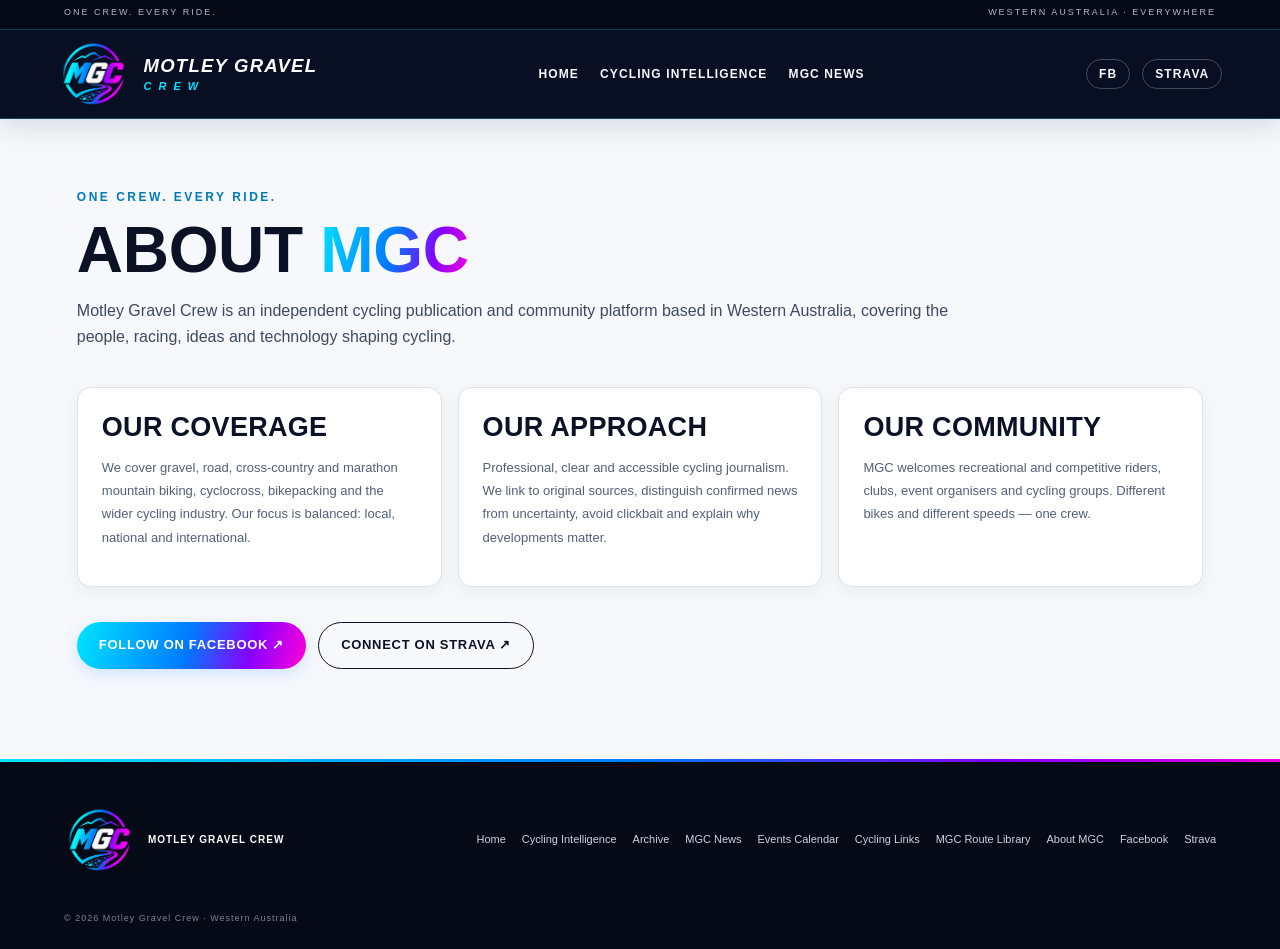
<file: about.html>
<!doctype html><html lang="en"><head><link rel="canonical" href="https://motleygravelcrew.com/about.html"><meta charset="utf-8"><meta name="viewport" content="width=device-width,initial-scale=1"><title>About MGC | Motley Gravel Crew</title><meta name="description" content="Learn about Motley Gravel Crew, a Western Australian cycling community and publication covering road, gravel, mountain biking, racing, technology and inclusive riding."><link rel="stylesheet" href="styles.css"><link rel="icon" type="image/png" href="assets/mgc-logo-transparent.png"><link rel="apple-touch-icon" href="assets/mgc-logo-transparent.png"><meta property="og:type" content="website"><meta property="og:site_name" content="Motley Gravel Crew"><meta property="og:title" content="About MGC | Motley Gravel Crew"><meta property="og:description" content="Learn about Motley Gravel Crew, a Western Australian cycling community and publication covering road, gravel, mountain biking, racing, technology and inclusive riding."><meta property="og:url" content="https://motleygravelcrew.com/about.html"><meta property="og:image" content="https://motleygravelcrew.com/assets/mgc-logo-transparent.png"><meta name="twitter:card" content="summary"><meta name="twitter:title" content="About MGC | Motley Gravel Crew"><meta name="twitter:description" content="Learn about Motley Gravel Crew, a Western Australian cycling community and publication covering road, gravel, mountain biking, racing, technology and inclusive riding."><meta name="twitter:image" content="https://motleygravelcrew.com/assets/mgc-logo-transparent.png"></head><body><div class="topline"><span>ONE CREW. EVERY RIDE.</span><span>WESTERN AUSTRALIA · EVERYWHERE</span></div><header class="site-header"><a class="brand" href="index.html"><img class="brand-logo" src="assets/mgc-logo-transparent.png" alt="MGC emblem"><span class="brand-name">MOTLEY GRAVEL <b>CREW</b></span></a><button class="menu-toggle" aria-label="Open navigation" aria-expanded="false">☰</button><nav class="nav"><a href="index.html">HOME</a><a href="editions.html">CYCLING INTELLIGENCE</a><a href="news.html">MGC NEWS</a></nav><div class="social-mini"><a href="https://www.facebook.com/profile.php?id=61554793187506" target="_blank" rel="noopener">FB</a><a href="https://www.strava.com/clubs/1103000" target="_blank" rel="noopener">STRAVA</a></div></header><main class="page-main"><p class="eyebrow">ONE CREW. EVERY RIDE.</p><h1 class="page-title">ABOUT <span class="gradient-text">MGC</span></h1><p class="page-intro">Motley Gravel Crew is an independent cycling publication and community platform based in Western Australia, covering the people, racing, ideas and technology shaping cycling.</p><div class="about-grid"><article><h2>OUR COVERAGE</h2><p>We cover gravel, road, cross-country and marathon mountain biking, cyclocross, bikepacking and the wider cycling industry. Our focus is balanced: local, national and international.</p></article><article><h2>OUR APPROACH</h2><p>Professional, clear and accessible cycling journalism. We link to original sources, distinguish confirmed news from uncertainty, avoid clickbait and explain why developments matter.</p></article><article><h2>OUR COMMUNITY</h2><p>MGC welcomes recreational and competitive riders, clubs, event organisers and cycling groups. Different bikes and different speeds — one crew.</p></article></div><div class="actions"><a class="button button-gradient" href="https://www.facebook.com/profile.php?id=61554793187506" target="_blank" rel="noopener">FOLLOW ON FACEBOOK ↗</a><a class="button button-outline" href="https://www.strava.com/clubs/1103000" target="_blank" rel="noopener">CONNECT ON STRAVA ↗</a></div></main><footer class="footer"><a class="footer-brand" href="index.html"><img class="brand-logo" src="assets/mgc-logo-transparent.png" alt="MGC emblem"><b>MOTLEY GRAVEL CREW</b></a><div class="footer-links"><a href="index.html">Home</a><a href="editions.html">Cycling Intelligence</a><a href="archive.html">Archive</a><a href="news.html">MGC News</a><a href="events.html">Events Calendar</a><a href="links.html">Cycling Links</a><a href="routes.html">MGC Route Library</a><a href="about.html">About MGC</a><a href="https://www.facebook.com/profile.php?id=61554793187506" target="_blank" rel="noopener">Facebook</a><a href="https://www.strava.com/clubs/1103000" target="_blank" rel="noopener">Strava</a></div><p>© <span id="year"></span> Motley Gravel Crew · Western Australia</p></footer><script src="script.js"></script></body></html>
</file>
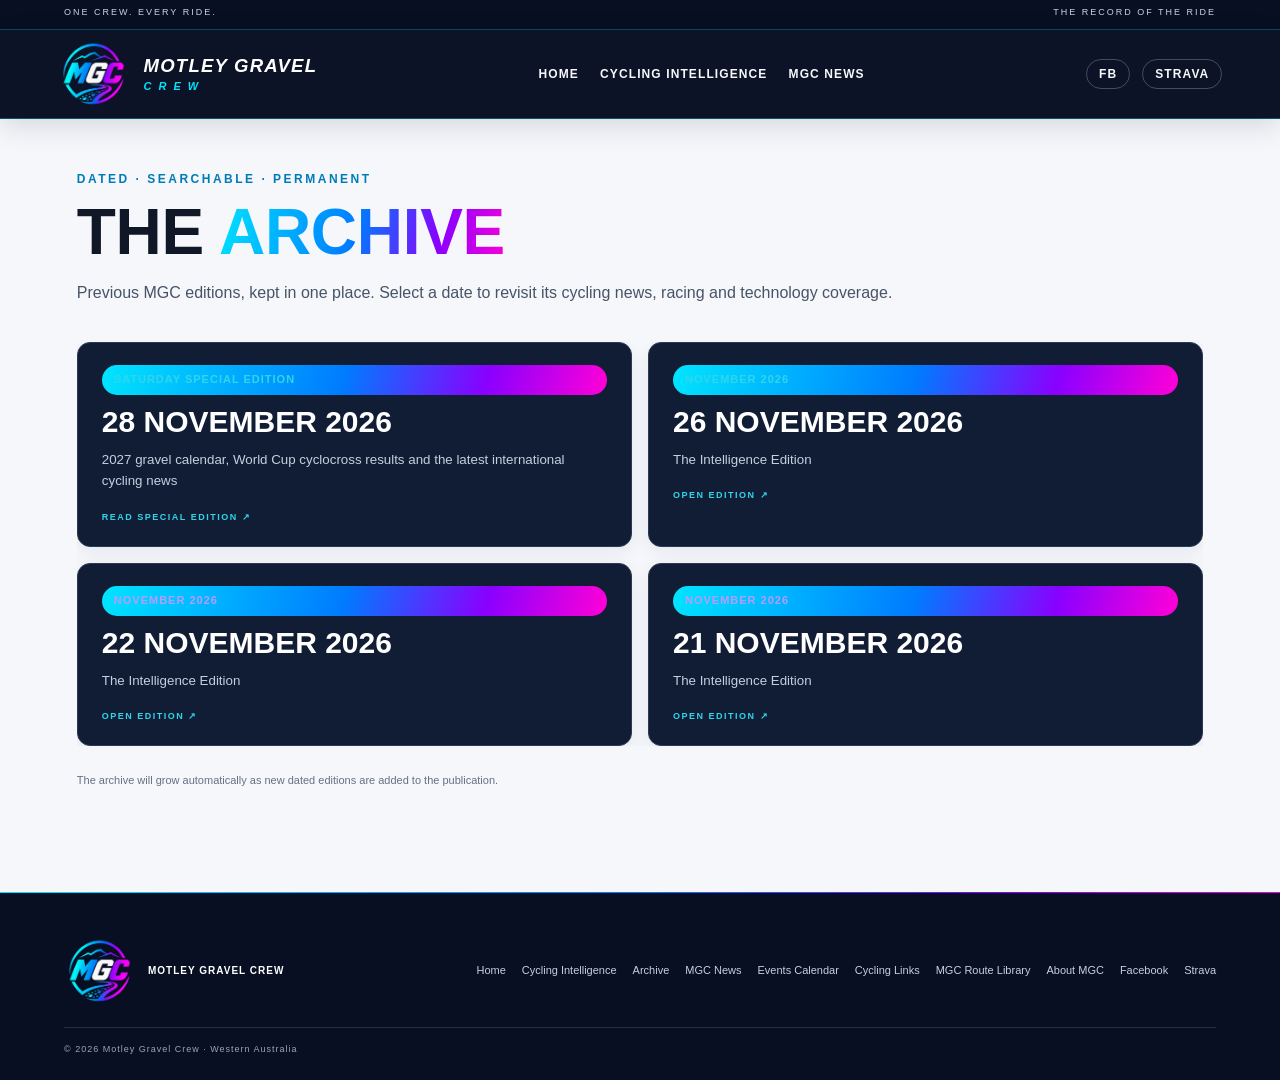
<file: archive.html>
<!doctype html><html lang="en"><head><link rel="canonical" href="https://motleygravelcrew.com/archive.html"><meta charset="utf-8"><meta name="viewport" content="width=device-width,initial-scale=1"><title>Cycling Intelligence Archive | Motley Gravel Crew</title><meta name="description" content="Browse past Motley Gravel Crew Cycling Intelligence editions, with cycling news, racing, gravel, mountain biking, technology and Western Australian cycling coverage."><link rel="stylesheet" href="styles.css"><link rel="icon" type="image/png" href="assets/mgc-logo-transparent.png"><link rel="apple-touch-icon" href="assets/mgc-logo-transparent.png"><meta property="og:type" content="website"><meta property="og:site_name" content="Motley Gravel Crew"><meta property="og:title" content="Cycling Intelligence Archive | Motley Gravel Crew"><meta property="og:description" content="Browse past Motley Gravel Crew Cycling Intelligence editions, with cycling news, racing, gravel, mountain biking, technology and Western Australian cycling coverage."><meta property="og:url" content="https://motleygravelcrew.com/archive.html"><meta property="og:image" content="https://motleygravelcrew.com/assets/mgc-logo-transparent.png"><meta name="twitter:card" content="summary"><meta name="twitter:title" content="Cycling Intelligence Archive | Motley Gravel Crew"><meta name="twitter:description" content="Browse past Motley Gravel Crew Cycling Intelligence editions, with cycling news, racing, gravel, mountain biking, technology and Western Australian cycling coverage."><meta name="twitter:image" content="https://motleygravelcrew.com/assets/mgc-logo-transparent.png"></head><body class="editorial-light"><div class="topline"><span>ONE CREW. EVERY RIDE.</span><span>THE RECORD OF THE RIDE</span></div><header class="site-header"><a class="brand" href="index.html"><img class="brand-logo" src="assets/mgc-logo-transparent.png" alt="MGC emblem"><span class="brand-name">MOTLEY GRAVEL <b>CREW</b></span></a><button class="menu-toggle" aria-label="Open navigation" aria-expanded="false">☰</button><nav class="nav"><a href="index.html">HOME</a><a href="editions.html">CYCLING INTELLIGENCE</a><a href="news.html">MGC NEWS</a></nav><div class="social-mini"><a href="https://www.facebook.com/profile.php?id=61554793187506" target="_blank" rel="noopener">FB</a><a href="https://www.strava.com/clubs/1103000" target="_blank" rel="noopener">STRAVA</a></div></header><main class="page-main"><p class="eyebrow">DATED · SEARCHABLE · PERMANENT</p><h1 class="page-title">THE <span class="gradient-text">ARCHIVE</span></h1><p class="page-intro">Previous MGC editions, kept in one place. Select a date to revisit its cycling news, racing and technology coverage.</p><div class="edition-list"><a class="edition-item edition-item-featured" href="2026-11-28.html"><span class="category cyan">SATURDAY SPECIAL EDITION</span><strong>28 NOVEMBER 2026</strong><small>2027 gravel calendar, World Cup cyclocross results and the latest international cycling news</small><b>READ SPECIAL EDITION ↗</b></a><a class="edition-item" href="2026-11-26.html"><span class="category cyan">NOVEMBER 2026</span><strong>26 NOVEMBER 2026</strong><small>The Intelligence Edition</small><b>OPEN EDITION ↗</b></a><a class="edition-item" href="2026-11-22.html"><span class="category purple">NOVEMBER 2026</span><strong>22 NOVEMBER 2026</strong><small>The Intelligence Edition</small><b>OPEN EDITION ↗</b></a><a class="edition-item" href="2026-11-21.html"><span class="category purple">NOVEMBER 2026</span><strong>21 NOVEMBER 2026</strong><small>The Intelligence Edition</small><b>OPEN EDITION ↗</b></a></div><p class="muted-note">The archive will grow automatically as new dated editions are added to the publication.</p></main><footer class="footer"><a class="footer-brand" href="index.html"><img class="brand-logo" src="assets/mgc-logo-transparent.png" alt="MGC emblem"><b>MOTLEY GRAVEL CREW</b></a><div class="footer-links"><a href="index.html">Home</a><a href="editions.html">Cycling Intelligence</a><a href="archive.html">Archive</a><a href="news.html">MGC News</a><a href="events.html">Events Calendar</a><a href="links.html">Cycling Links</a><a href="routes.html">MGC Route Library</a><a href="about.html">About MGC</a><a href="https://www.facebook.com/profile.php?id=61554793187506" target="_blank" rel="noopener">Facebook</a><a href="https://www.strava.com/clubs/1103000" target="_blank" rel="noopener">Strava</a></div><p>© <span id="year"></span> Motley Gravel Crew · Western Australia</p></footer><script src="script.js"></script></body></html>
</file>
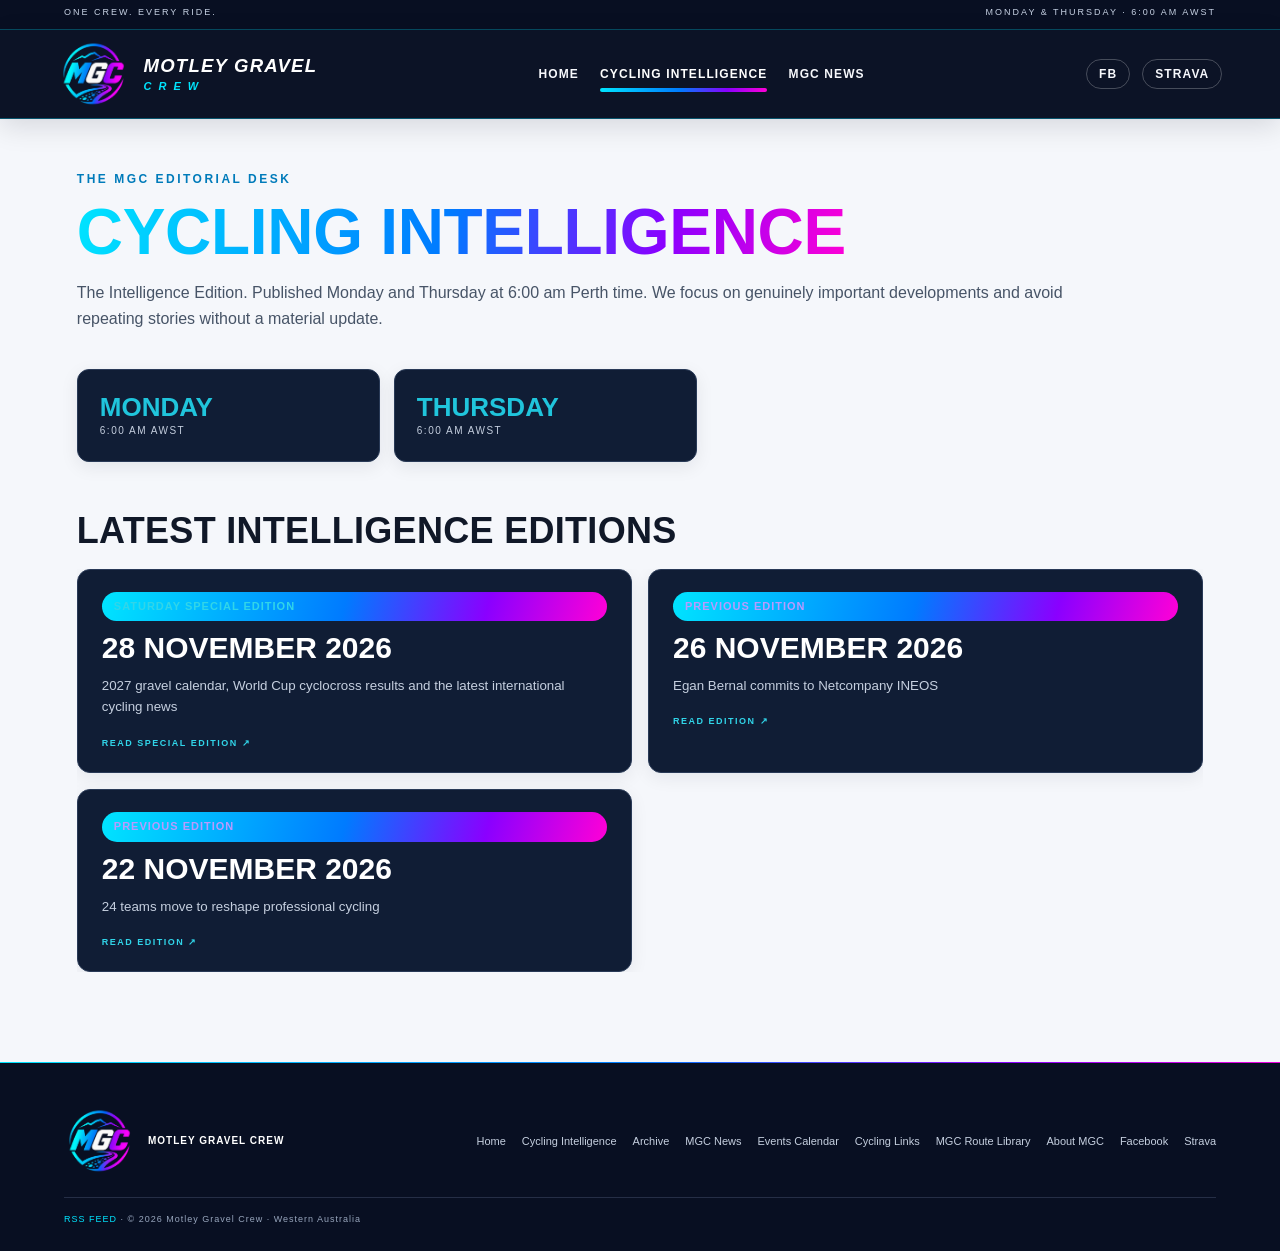
<file: editions.html>
<!doctype html><html lang="en"><head><link rel="canonical" href="https://motleygravelcrew.com/editions.html"><meta charset="utf-8"><meta name="viewport" content="width=device-width,initial-scale=1"><title>Cycling Intelligence | Motley Gravel Crew</title><meta name="description" content="Read Motley Gravel Crew Cycling Intelligence, published Monday and Thursday at 6:00 am AWST, covering cycling news, racing, gravel, technology and community."><link rel="alternate" type="application/rss+xml" title="Motley Gravel Crew RSS Feed" href="https://motleygravelcrew.com/feed.xml"><link rel="stylesheet" href="styles.css"><link rel="icon" type="image/png" href="assets/mgc-logo-transparent.png"><link rel="apple-touch-icon" href="assets/mgc-logo-transparent.png"><meta property="og:type" content="website"><meta property="og:site_name" content="Motley Gravel Crew"><meta property="og:title" content="Cycling Intelligence | Motley Gravel Crew"><meta property="og:description" content="Read Motley Gravel Crew Cycling Intelligence, published Monday and Thursday at 6:00 am AWST, covering cycling news, racing, gravel, technology and community."><meta property="og:url" content="https://motleygravelcrew.com/editions.html"><meta property="og:image" content="https://motleygravelcrew.com/assets/mgc-logo-transparent.png"><meta name="twitter:card" content="summary"><meta name="twitter:title" content="Cycling Intelligence | Motley Gravel Crew"><meta name="twitter:description" content="Read Motley Gravel Crew Cycling Intelligence, published Monday and Thursday at 6:00 am AWST, covering cycling news, racing, gravel, technology and community."><meta name="twitter:image" content="https://motleygravelcrew.com/assets/mgc-logo-transparent.png"></head><body class="editorial-light"><div class="topline"><span>ONE CREW. EVERY RIDE.</span><span>MONDAY & THURSDAY · 6:00 AM AWST</span></div><header class="site-header"><a class="brand" href="index.html"><img class="brand-logo" src="assets/mgc-logo-transparent.png" alt="MGC emblem"><span class="brand-name">MOTLEY GRAVEL <b>CREW</b></span></a><button class="menu-toggle" aria-label="Open navigation" aria-expanded="false">☰</button><nav class="nav"><a href="index.html">HOME</a><a class="active" href="editions.html">CYCLING INTELLIGENCE</a><a href="news.html">MGC NEWS</a></nav><div class="social-mini"><a href="https://www.facebook.com/profile.php?id=61554793187506" target="_blank" rel="noopener">FB</a><a href="https://www.strava.com/clubs/1103000" target="_blank" rel="noopener">STRAVA</a></div></header><main class="page-main"><p class="eyebrow">THE MGC EDITORIAL DESK</p><h1 class="page-title"><span class="gradient-text">CYCLING INTELLIGENCE</span></h1><p class="page-intro">The Intelligence Edition. Published Monday and Thursday at 6:00 am Perth time. We focus on genuinely important developments and avoid repeating stories without a material update.</p><div class="schedule"><div><b>MONDAY</b><span>6:00 AM AWST</span></div><div><b>THURSDAY</b><span>6:00 AM AWST</span></div></div><h2 class="subheading">LATEST INTELLIGENCE EDITIONS</h2><div class="edition-list"><a class="edition-item edition-item-featured" href="2026-11-28.html"><span class="category cyan">SATURDAY SPECIAL EDITION</span><strong>28 NOVEMBER 2026</strong><small>2027 gravel calendar, World Cup cyclocross results and the latest international cycling news</small><b>READ SPECIAL EDITION ↗</b></a><a class="edition-item" href="2026-11-26.html"><span class="category purple">PREVIOUS EDITION</span><strong>26 NOVEMBER 2026</strong><small>Egan Bernal commits to Netcompany INEOS</small><b>READ EDITION ↗</b></a><a class="edition-item" href="2026-11-22.html"><span class="category purple">PREVIOUS EDITION</span><strong>22 NOVEMBER 2026</strong><small>24 teams move to reshape professional cycling</small><b>READ EDITION ↗</b></a></div></main><footer class="footer"><a class="footer-brand" href="index.html"><img class="brand-logo" src="assets/mgc-logo-transparent.png" alt="MGC emblem"><b>MOTLEY GRAVEL CREW</b></a><div class="footer-links"><a href="index.html">Home</a><a href="editions.html">Cycling Intelligence</a><a href="archive.html">Archive</a><a href="news.html">MGC News</a><a href="events.html">Events Calendar</a><a href="links.html">Cycling Links</a><a href="routes.html">MGC Route Library</a><a href="about.html">About MGC</a><a href="https://www.facebook.com/profile.php?id=61554793187506" target="_blank" rel="noopener">Facebook</a><a href="https://www.strava.com/clubs/1103000" target="_blank" rel="noopener">Strava</a></div><p><a href="https://motleygravelcrew.com/feed.xml">RSS FEED</a> · © <span id="year"></span> Motley Gravel Crew · Western Australia</p></footer><script src="script.js"></script></body></html>
</file>
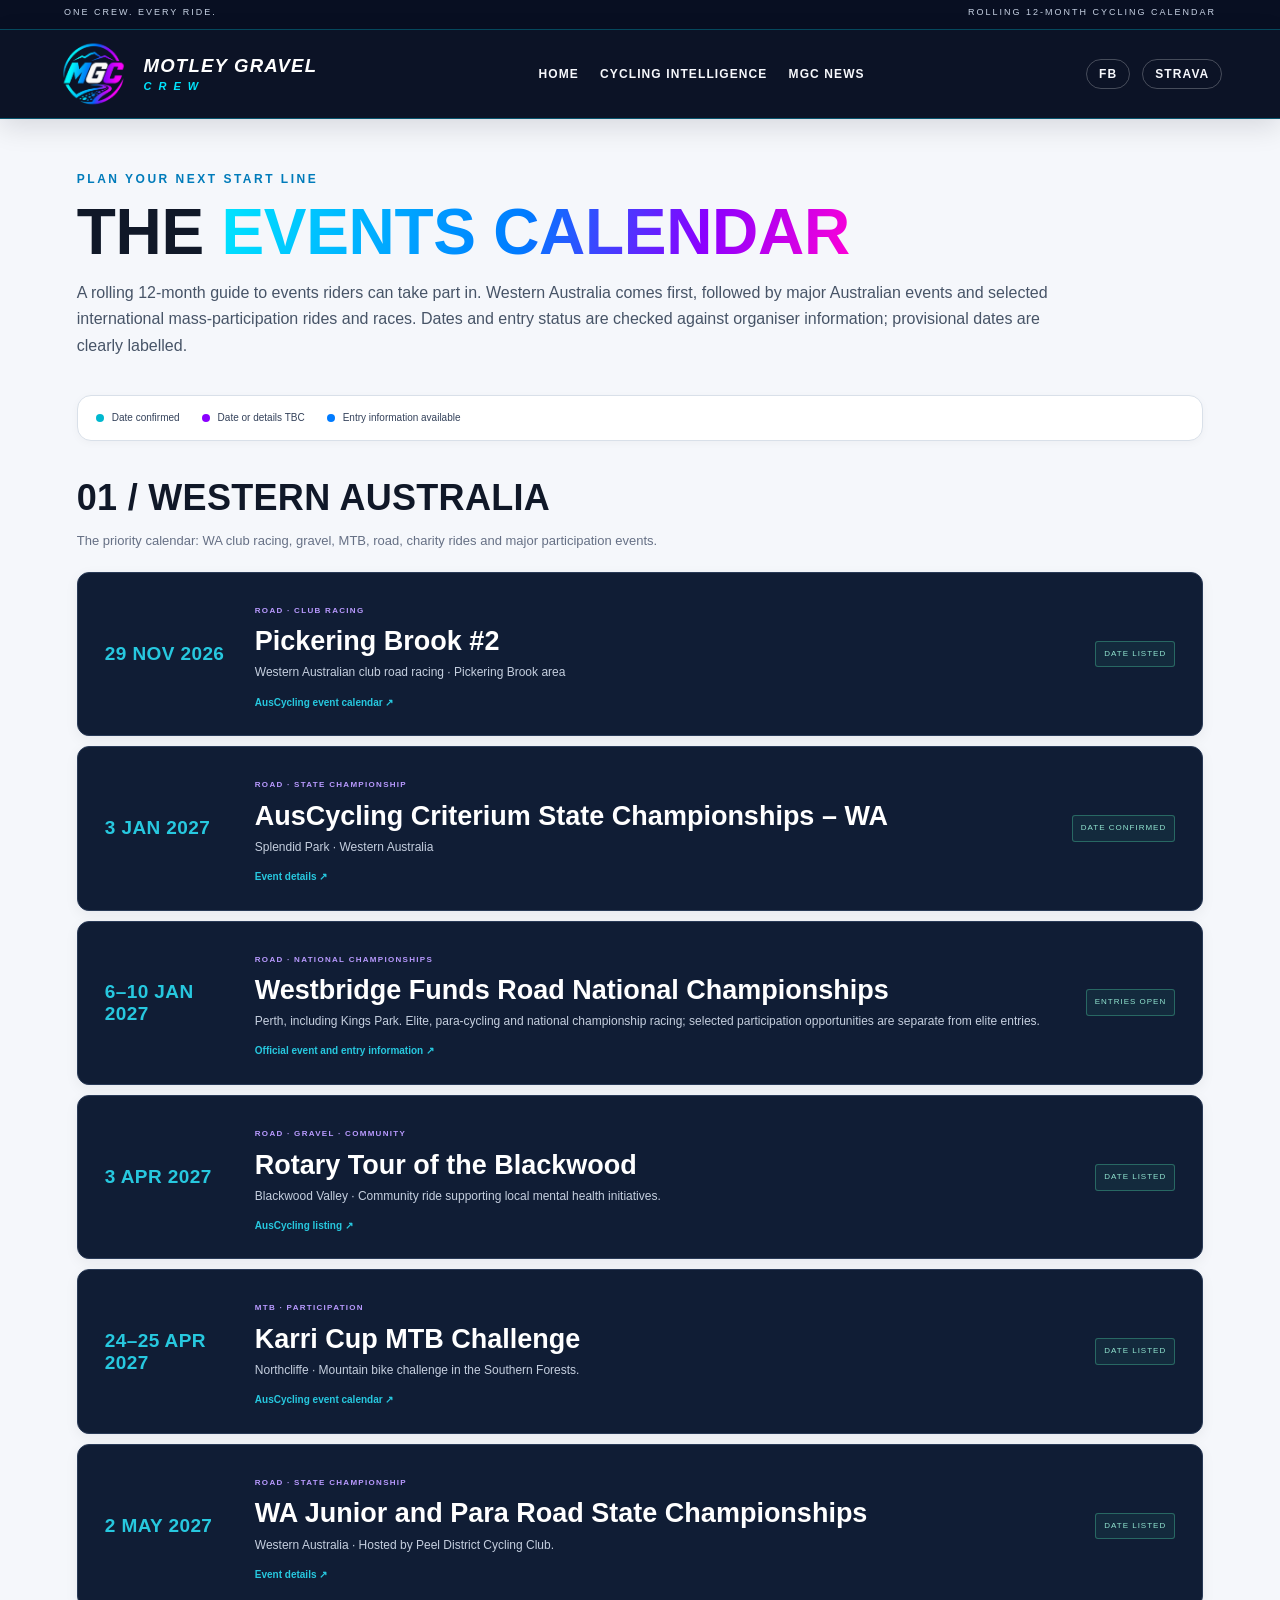
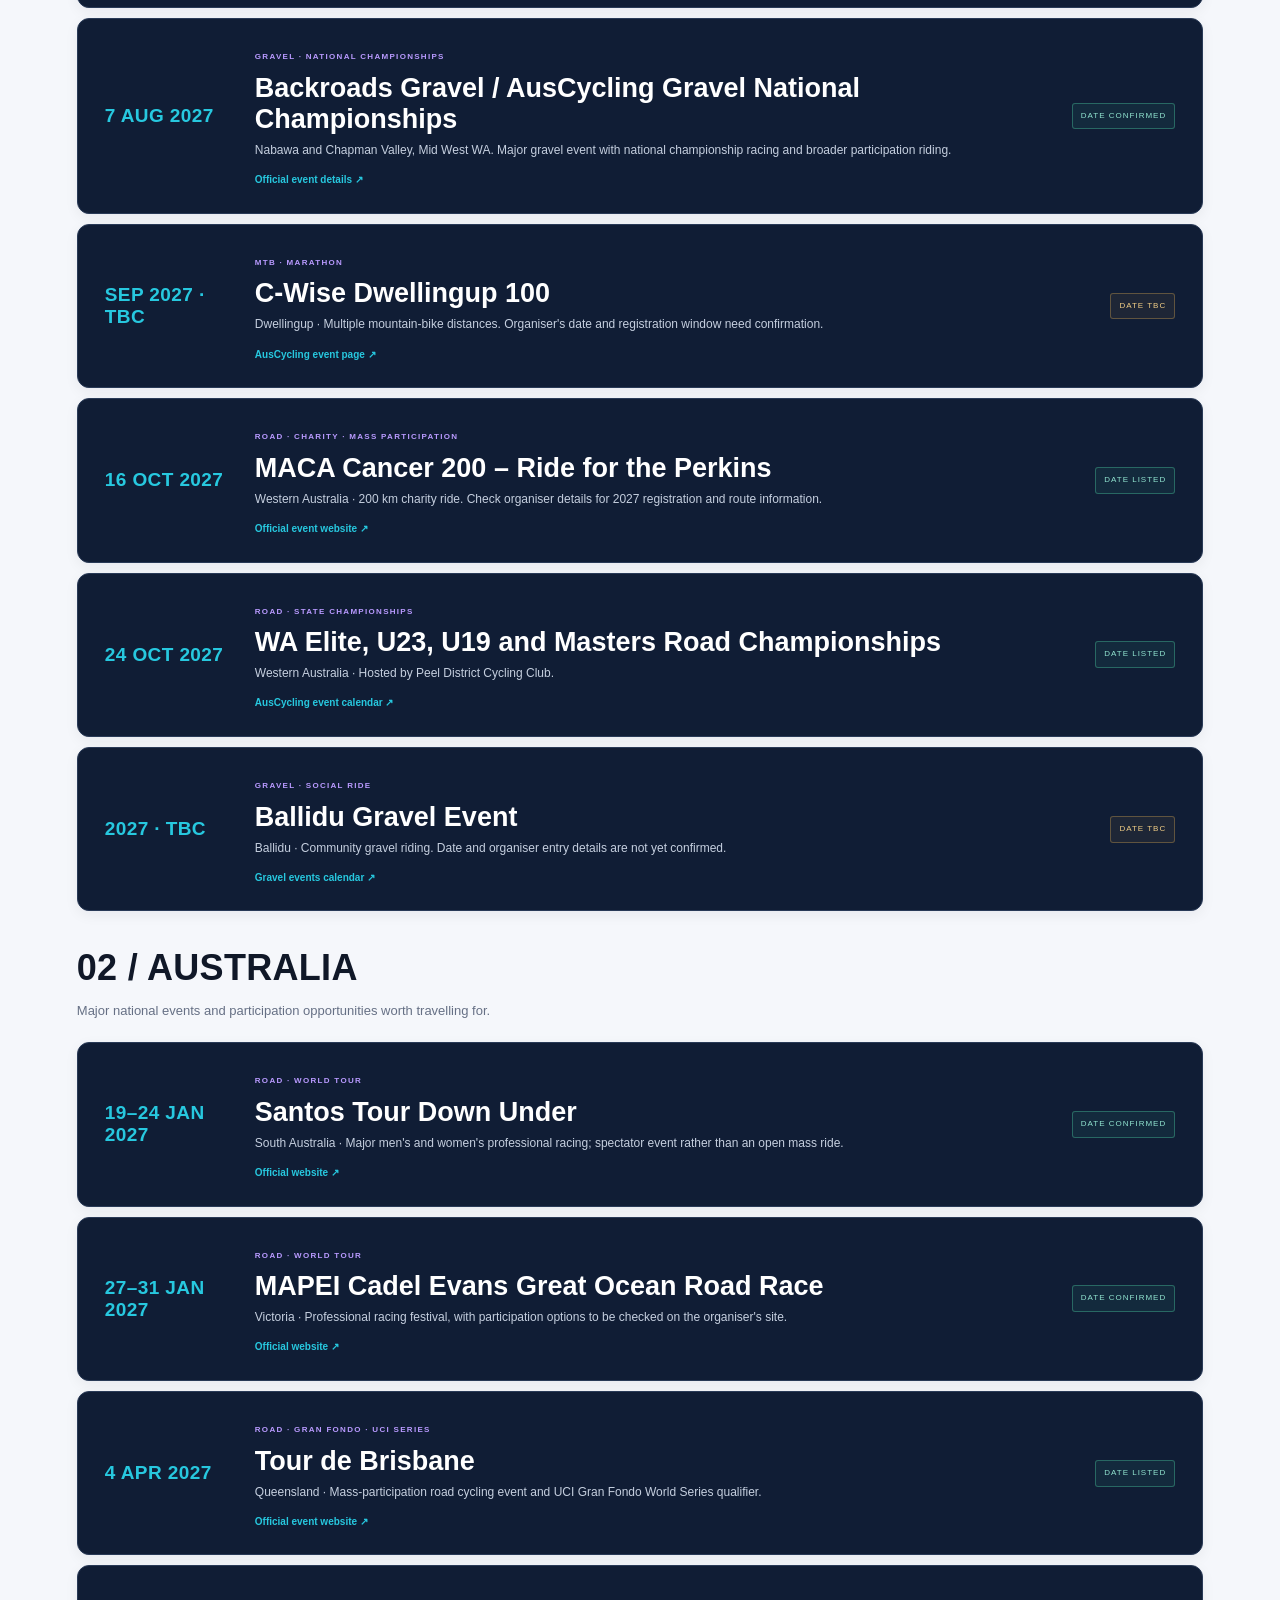
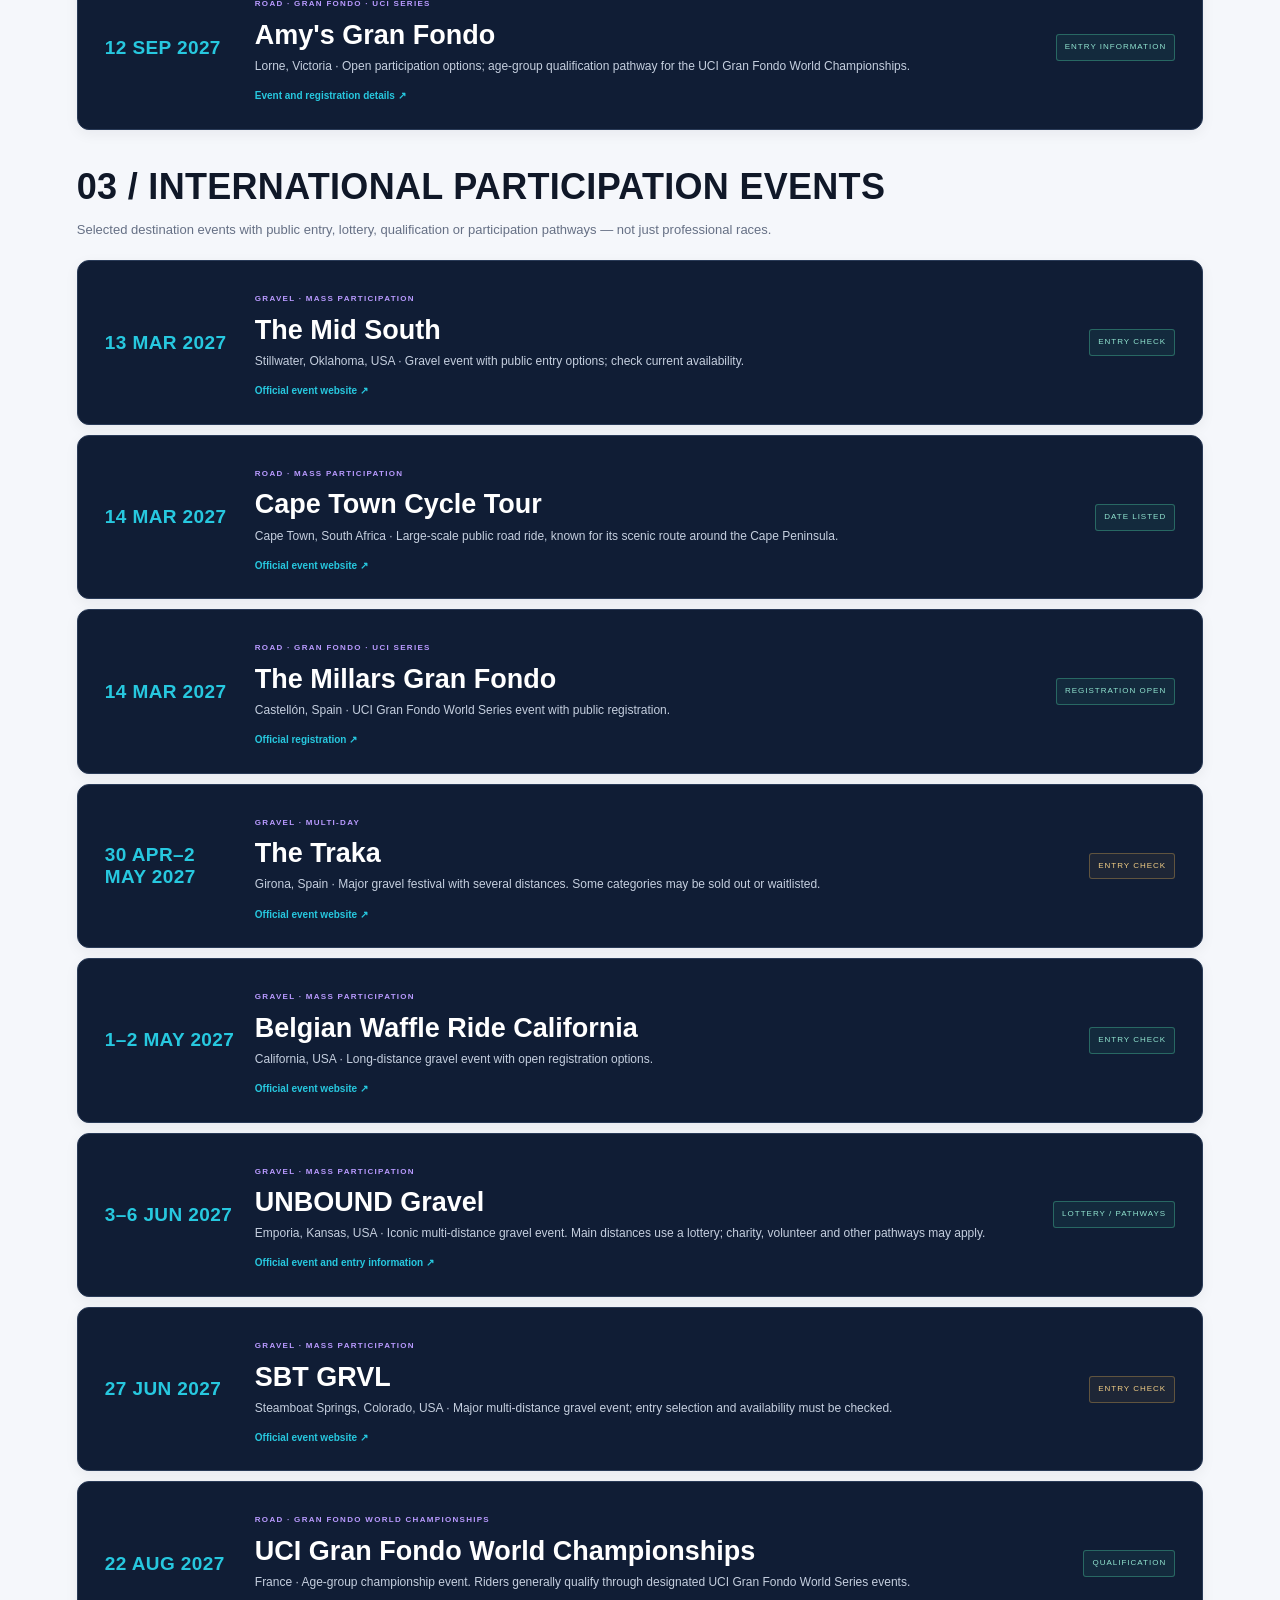
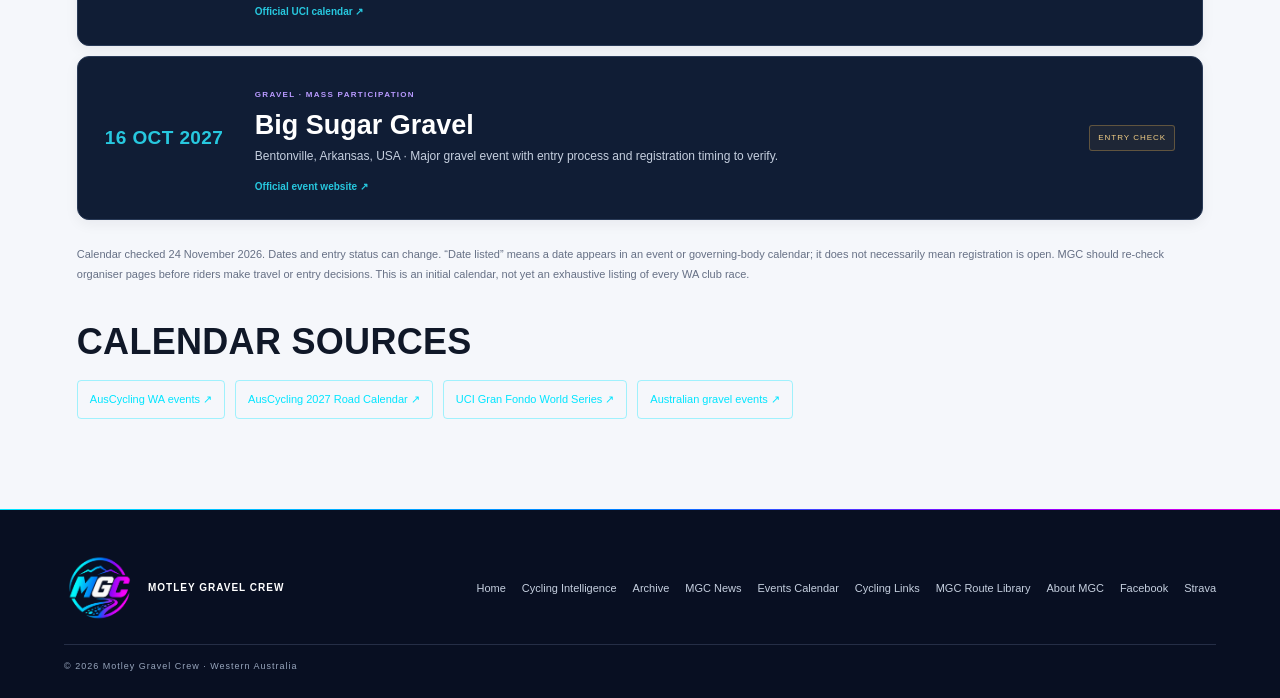
<file: events.html>
<!doctype html><html lang="en"><head><link rel="canonical" href="https://motleygravelcrew.com/events.html"><meta charset="utf-8"><meta name="viewport" content="width=device-width,initial-scale=1"><title>Cycling Events Calendar | Motley Gravel Crew</title><meta name="description" content="Explore the Motley Gravel Crew cycling events calendar, prioritising Western Australian road, gravel and mountain-bike events, with Australian and international listings."><link rel="stylesheet" href="styles.css"><link rel="icon" type="image/png" href="assets/mgc-logo-transparent.png"><link rel="apple-touch-icon" href="assets/mgc-logo-transparent.png"><meta property="og:type" content="website"><meta property="og:site_name" content="Motley Gravel Crew"><meta property="og:title" content="Cycling Events Calendar | Motley Gravel Crew"><meta property="og:description" content="Explore the Motley Gravel Crew cycling events calendar, prioritising Western Australian road, gravel and mountain-bike events, with Australian and international listings."><meta property="og:url" content="https://motleygravelcrew.com/events.html"><meta property="og:image" content="https://motleygravelcrew.com/assets/mgc-logo-transparent.png"><meta name="twitter:card" content="summary"><meta name="twitter:title" content="Cycling Events Calendar | Motley Gravel Crew"><meta name="twitter:description" content="Explore the Motley Gravel Crew cycling events calendar, prioritising Western Australian road, gravel and mountain-bike events, with Australian and international listings."><meta name="twitter:image" content="https://motleygravelcrew.com/assets/mgc-logo-transparent.png"></head><body class="editorial-light"><div class="topline"><span>ONE CREW. EVERY RIDE.</span><span>ROLLING 12-MONTH CYCLING CALENDAR</span></div><header class="site-header"><a class="brand" href="index.html"><img class="brand-logo" src="assets/mgc-logo-transparent.png" alt="MGC emblem"><span class="brand-name">MOTLEY GRAVEL <b>CREW</b></span></a><button class="menu-toggle" aria-label="Open navigation" aria-expanded="false">☰</button><nav class="nav"><a href="index.html">HOME</a><a href="editions.html">CYCLING INTELLIGENCE</a><a href="news.html">MGC NEWS</a></nav><div class="social-mini"><a href="https://www.facebook.com/profile.php?id=61554793187506" target="_blank" rel="noopener">FB</a><a href="https://www.strava.com/clubs/1103000" target="_blank" rel="noopener">STRAVA</a></div></header><main class="page-main"><p class="eyebrow">PLAN YOUR NEXT START LINE</p><h1 class="page-title">THE <span class="gradient-text">EVENTS CALENDAR</span></h1><p class="page-intro">A rolling 12-month guide to events riders can take part in. Western Australia comes first, followed by major Australian events and selected international mass-participation rides and races. Dates and entry status are checked against organiser information; provisional dates are clearly labelled.</p><div class="calendar-legend"><span><i class="dot confirmed"></i> Date confirmed</span><span><i class="dot tbc"></i> Date or details TBC</span><span><i class="dot entry"></i> Entry information available</span></div>
<h2 class="subheading">01 / WESTERN AUSTRALIA</h2><p class="section-intro">The priority calendar: WA club racing, gravel, MTB, road, charity rides and major participation events.</p><div class="event-list">
<article class="event"><time>29 NOV 2026</time><div><span class="tag">ROAD · CLUB RACING</span><h3>Pickering Brook #2</h3><p>Western Australian club road racing · Pickering Brook area</p><a href="https://auscycling.org.au/events?state=wa" target="_blank" rel="noopener">AusCycling event calendar ↗</a></div><span class="status">DATE LISTED</span></article>
<article class="event"><time>3 JAN 2027</time><div><span class="tag">ROAD · STATE CHAMPIONSHIP</span><h3>AusCycling Criterium State Championships – WA</h3><p>Splendid Park · Western Australia</p><a href="https://auscycling.org.au/events?state=wa" target="_blank" rel="noopener">Event details ↗</a></div><span class="status">DATE CONFIRMED</span></article>
<article class="event"><time>6–10 JAN 2027</time><div><span class="tag">ROAD · NATIONAL CHAMPIONSHIPS</span><h3>Westbridge Funds Road National Championships</h3><p>Perth, including Kings Park. Elite, para-cycling and national championship racing; selected participation opportunities are separate from elite entries.</p><a href="https://auscycling.org.au/events/2027-westbridge-funds-road-national-championships" target="_blank" rel="noopener">Official event and entry information ↗</a></div><span class="status">ENTRIES OPEN</span></article>
<article class="event"><time>3 APR 2027</time><div><span class="tag">ROAD · GRAVEL · COMMUNITY</span><h3>Rotary Tour of the Blackwood</h3><p>Blackwood Valley · Community ride supporting local mental health initiatives.</p><a href="https://auscycling.org.au/events?state=wa" target="_blank" rel="noopener">AusCycling listing ↗</a></div><span class="status">DATE LISTED</span></article>
<article class="event"><time>24–25 APR 2027</time><div><span class="tag">MTB · PARTICIPATION</span><h3>Karri Cup MTB Challenge</h3><p>Northcliffe · Mountain bike challenge in the Southern Forests.</p><a href="https://auscycling.org.au/events?state=wa" target="_blank" rel="noopener">AusCycling event calendar ↗</a></div><span class="status">DATE LISTED</span></article>
<article class="event"><time>2 MAY 2027</time><div><span class="tag">ROAD · STATE CHAMPIONSHIP</span><h3>WA Junior and Para Road State Championships</h3><p>Western Australia · Hosted by Peel District Cycling Club.</p><a href="https://auscycling.org.au/events?state=wa" target="_blank" rel="noopener">Event details ↗</a></div><span class="status">DATE LISTED</span></article>
<article class="event"><time>7 AUG 2027</time><div><span class="tag">GRAVEL · NATIONAL CHAMPIONSHIPS</span><h3>Backroads Gravel / AusCycling Gravel National Championships</h3><p>Nabawa and Chapman Valley, Mid West WA. Major gravel event with national championship racing and broader participation riding.</p><a href="https://auscycling.org.au/events/2027-auscycling-gravel-national-championships" target="_blank" rel="noopener">Official event details ↗</a></div><span class="status">DATE CONFIRMED</span></article>
<article class="event"><time>SEP 2027 · TBC</time><div><span class="tag">MTB · MARATHON</span><h3>C-Wise Dwellingup 100</h3><p>Dwellingup · Multiple mountain-bike distances. Organiser's date and registration window need confirmation.</p><a href="https://auscycling.org.au/events/2027-c-wise-dwellingup-100" target="_blank" rel="noopener">AusCycling event page ↗</a></div><span class="status tbc">DATE TBC</span></article>
<article class="event"><time>16 OCT 2027</time><div><span class="tag">ROAD · CHARITY · MASS PARTICIPATION</span><h3>MACA Cancer 200 – Ride for the Perkins</h3><p>Western Australia · 200 km charity ride. Check organiser details for 2027 registration and route information.</p><a href="https://www.cancer200.org.au/" target="_blank" rel="noopener">Official event website ↗</a></div><span class="status">DATE LISTED</span></article>
<article class="event"><time>24 OCT 2027</time><div><span class="tag">ROAD · STATE CHAMPIONSHIPS</span><h3>WA Elite, U23, U19 and Masters Road Championships</h3><p>Western Australia · Hosted by Peel District Cycling Club.</p><a href="https://auscycling.org.au/events?state=wa" target="_blank" rel="noopener">AusCycling event calendar ↗</a></div><span class="status">DATE LISTED</span></article>
<article class="event"><time>2027 · TBC</time><div><span class="tag">GRAVEL · SOCIAL RIDE</span><h3>Ballidu Gravel Event</h3><p>Ballidu · Community gravel riding. Date and organiser entry details are not yet confirmed.</p><a href="https://gravelevents.com/gravel-events-australia" target="_blank" rel="noopener">Gravel events calendar ↗</a></div><span class="status tbc">DATE TBC</span></article>
</div>
<h2 class="subheading">02 / AUSTRALIA</h2><p class="section-intro">Major national events and participation opportunities worth travelling for.</p><div class="event-list">
<article class="event"><time>19–24 JAN 2027</time><div><span class="tag">ROAD · WORLD TOUR</span><h3>Santos Tour Down Under</h3><p>South Australia · Major men's and women's professional racing; spectator event rather than an open mass ride.</p><a href="https://tourdownunder.com.au/" target="_blank" rel="noopener">Official website ↗</a></div><span class="status">DATE CONFIRMED</span></article>
<article class="event"><time>27–31 JAN 2027</time><div><span class="tag">ROAD · WORLD TOUR</span><h3>MA​PEI Cadel Evans Great Ocean Road Race</h3><p>Victoria · Professional racing festival, with participation options to be checked on the organiser's site.</p><a href="https://www.cadelevansgreatoceanroadrace.com.au/" target="_blank" rel="noopener">Official website ↗</a></div><span class="status">DATE CONFIRMED</span></article>
<article class="event"><time>4 APR 2027</time><div><span class="tag">ROAD · GRAN FONDO · UCI SERIES</span><h3>Tour de Brisbane</h3><p>Queensland · Mass-participation road cycling event and UCI Gran Fondo World Series qualifier.</p><a href="https://www.tourdebrisbane.org/" target="_blank" rel="noopener">Official event website ↗</a></div><span class="status">DATE LISTED</span></article>
<article class="event"><time>12 SEP 2027</time><div><span class="tag">ROAD · GRAN FONDO · UCI SERIES</span><h3>Amy's Gran Fondo</h3><p>Lorne, Victoria · Open participation options; age-group qualification pathway for the UCI Gran Fondo World Championships.</p><a href="https://auscycling.org.au/events/uci-gran-fondo-world-series-amys-gran-fondo" target="_blank" rel="noopener">Event and registration details ↗</a></div><span class="status">ENTRY INFORMATION</span></article>
</div>
<h2 class="subheading">03 / INTERNATIONAL PARTICIPATION EVENTS</h2><p class="section-intro">Selected destination events with public entry, lottery, qualification or participation pathways — not just professional races.</p><div class="event-list">
<article class="event"><time>13 MAR 2027</time><div><span class="tag">GRAVEL · MASS PARTICIPATION</span><h3>The Mid South</h3><p>Stillwater, Oklahoma, USA · Gravel event with public entry options; check current availability.</p><a href="https://www.midsouthgravel.com/" target="_blank" rel="noopener">Official event website ↗</a></div><span class="status">ENTRY CHECK</span></article>
<article class="event"><time>14 MAR 2027</time><div><span class="tag">ROAD · MASS PARTICIPATION</span><h3>Cape Town Cycle Tour</h3><p>Cape Town, South Africa · Large-scale public road ride, known for its scenic route around the Cape Peninsula.</p><a href="https://www.capetowncycletour.com/" target="_blank" rel="noopener">Official event website ↗</a></div><span class="status">DATE LISTED</span></article>
<article class="event"><time>14 MAR 2027</time><div><span class="tag">ROAD · GRAN FONDO · UCI SERIES</span><h3>The Millars Gran Fondo</h3><p>Castellón, Spain · UCI Gran Fondo World Series event with public registration.</p><a href="https://www.millarsgranfondo.com/en/registration/" target="_blank" rel="noopener">Official registration ↗</a></div><span class="status">REGISTRATION OPEN</span></article>
<article class="event"><time>30 APR–2 MAY 2027</time><div><span class="tag">GRAVEL · MULTI-DAY</span><h3>The Traka</h3><p>Girona, Spain · Major gravel festival with several distances. Some categories may be sold out or waitlisted.</p><a href="https://thetraka.com/" target="_blank" rel="noopener">Official event website ↗</a></div><span class="status tbc">ENTRY CHECK</span></article>
<article class="event"><time>1–2 MAY 2027</time><div><span class="tag">GRAVEL · MASS PARTICIPATION</span><h3>Belgian Waffle Ride California</h3><p>California, USA · Long-distance gravel event with open registration options.</p><a href="https://www.belgianwaffleride.bike/" target="_blank" rel="noopener">Official event website ↗</a></div><span class="status">ENTRY CHECK</span></article>
<article class="event"><time>3–6 JUN 2027</time><div><span class="tag">GRAVEL · MASS PARTICIPATION</span><h3>UNBOUND Gravel</h3><p>Emporia, Kansas, USA · Iconic multi-distance gravel event. Main distances use a lottery; charity, volunteer and other pathways may apply.</p><a href="https://www.unboundgravel.com/" target="_blank" rel="noopener">Official event and entry information ↗</a></div><span class="status">LOTTERY / PATHWAYS</span></article>
<article class="event"><time>27 JUN 2027</time><div><span class="tag">GRAVEL · MASS PARTICIPATION</span><h3>SBT GRVL</h3><p>Steamboat Springs, Colorado, USA · Major multi-distance gravel event; entry selection and availability must be checked.</p><a href="https://sbtgrvl.com/" target="_blank" rel="noopener">Official event website ↗</a></div><span class="status tbc">ENTRY CHECK</span></article>
<article class="event"><time>22 AUG 2027</time><div><span class="tag">ROAD · GRAN FONDO WORLD CHAMPIONSHIPS</span><h3>UCI Gran Fondo World Championships</h3><p>France · Age-group championship event. Riders generally qualify through designated UCI Gran Fondo World Series events.</p><a href="https://ucigranfondoworldseries.com/en/calendar/" target="_blank" rel="noopener">Official UCI calendar ↗</a></div><span class="status">QUALIFICATION</span></article>
<article class="event"><time>16 OCT 2027</time><div><span class="tag">GRAVEL · MASS PARTICIPATION</span><h3>Big Sugar Gravel</h3><p>Bentonville, Arkansas, USA · Major gravel event with entry process and registration timing to verify.</p><a href="https://www.bigsugargravel.com/" target="_blank" rel="noopener">Official event website ↗</a></div><span class="status tbc">ENTRY CHECK</span></article>
</div><p class="muted-note">Calendar checked 24 November 2026. Dates and entry status can change. “Date listed” means a date appears in an event or governing-body calendar; it does not necessarily mean registration is open. MGC should re-check organiser pages before riders make travel or entry decisions. This is an initial calendar, not yet an exhaustive listing of every WA club race.</p><h2 class="subheading">CALENDAR SOURCES</h2><div class="source-links"><a href="https://auscycling.org.au/events?state=wa" target="_blank" rel="noopener">AusCycling WA events ↗</a><a href="https://auscycling.org.au/news/2027-road-calendar" target="_blank" rel="noopener">AusCycling 2027 Road Calendar ↗</a><a href="https://ucigranfondoworldseries.com/en/calendar/" target="_blank" rel="noopener">UCI Gran Fondo World Series ↗</a><a href="https://gravelevents.com/gravel-events-australia" target="_blank" rel="noopener">Australian gravel events ↗</a></div></main><footer class="footer"><a class="footer-brand" href="index.html"><img class="brand-logo" src="assets/mgc-logo-transparent.png" alt="MGC emblem"><b>MOTLEY GRAVEL CREW</b></a><div class="footer-links"><a href="index.html">Home</a><a href="editions.html">Cycling Intelligence</a><a href="archive.html">Archive</a><a href="news.html">MGC News</a><a href="events.html">Events Calendar</a><a href="links.html">Cycling Links</a><a href="routes.html">MGC Route Library</a><a href="about.html">About MGC</a><a href="https://www.facebook.com/profile.php?id=61554793187506" target="_blank" rel="noopener">Facebook</a><a href="https://www.strava.com/clubs/1103000" target="_blank" rel="noopener">Strava</a></div><p>© <span id="year"></span> Motley Gravel Crew · Western Australia</p></footer><script src="script.js"></script></body></html>
</file>
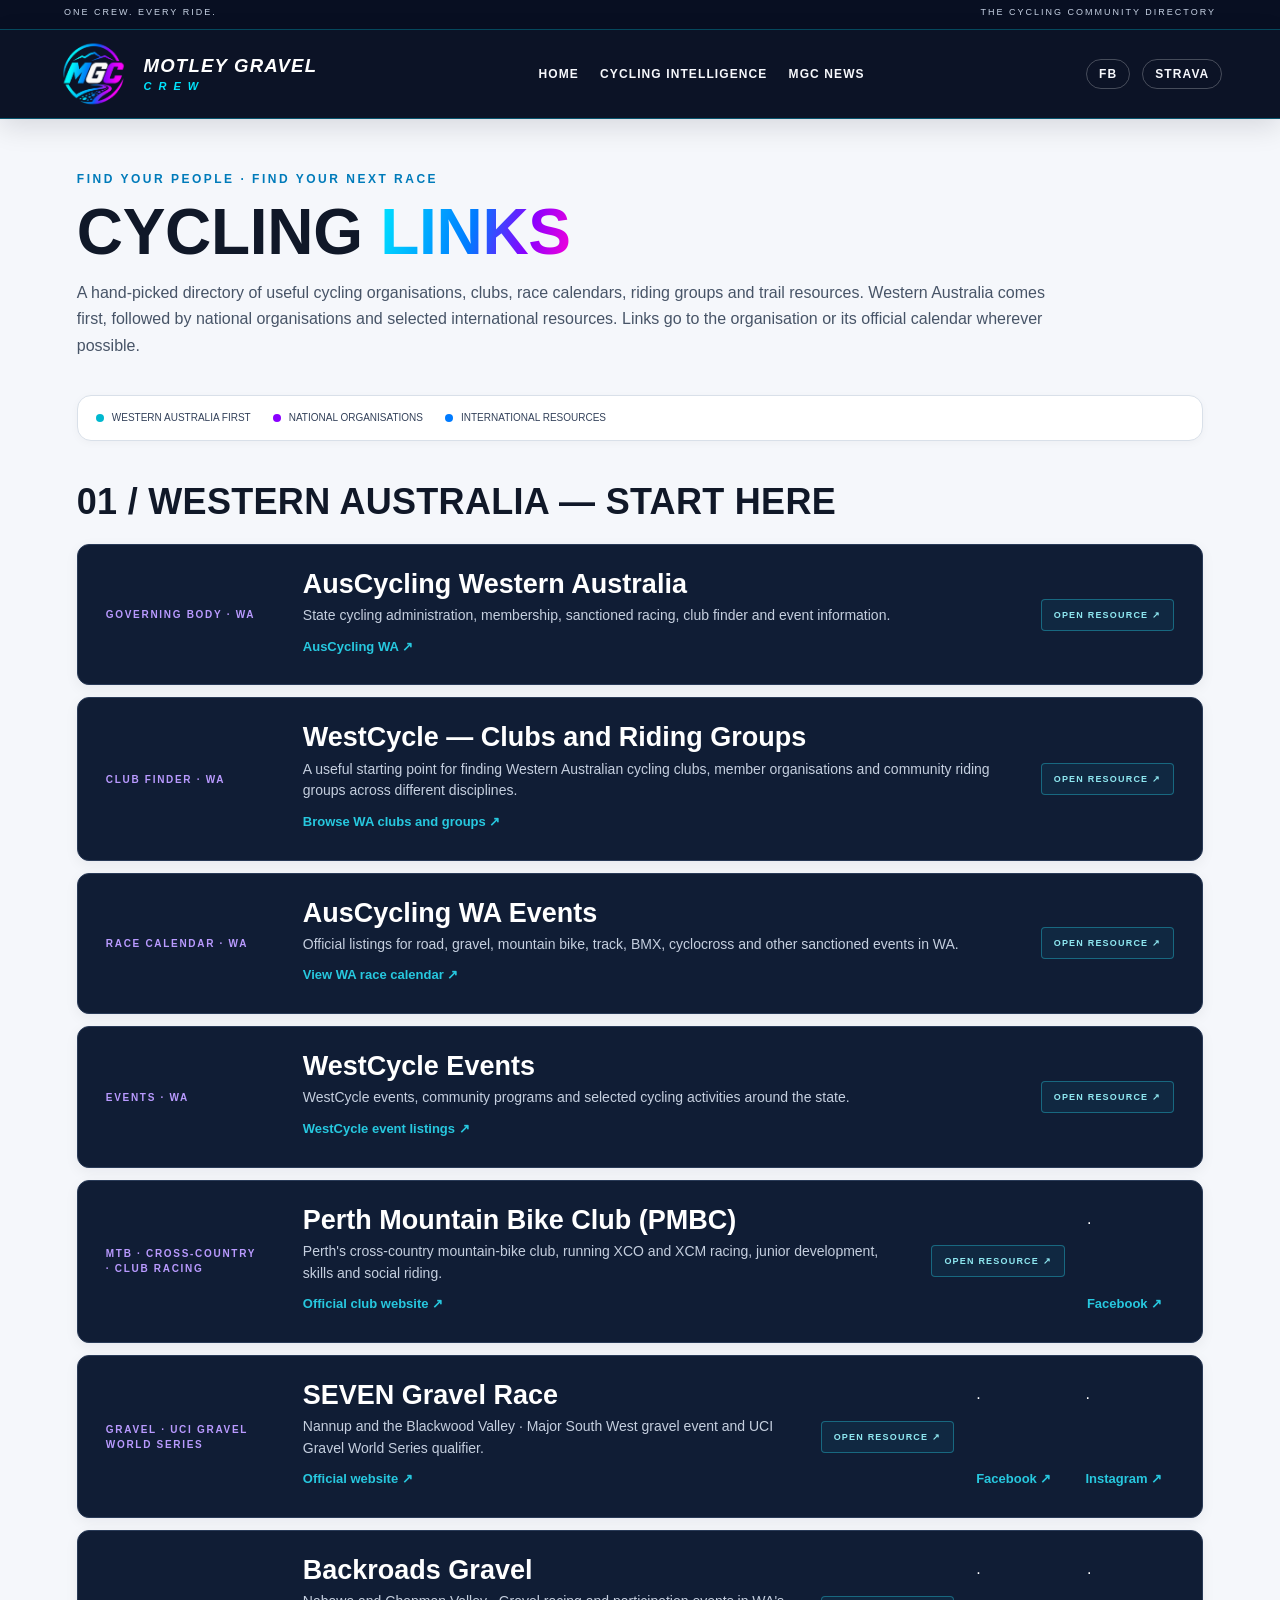
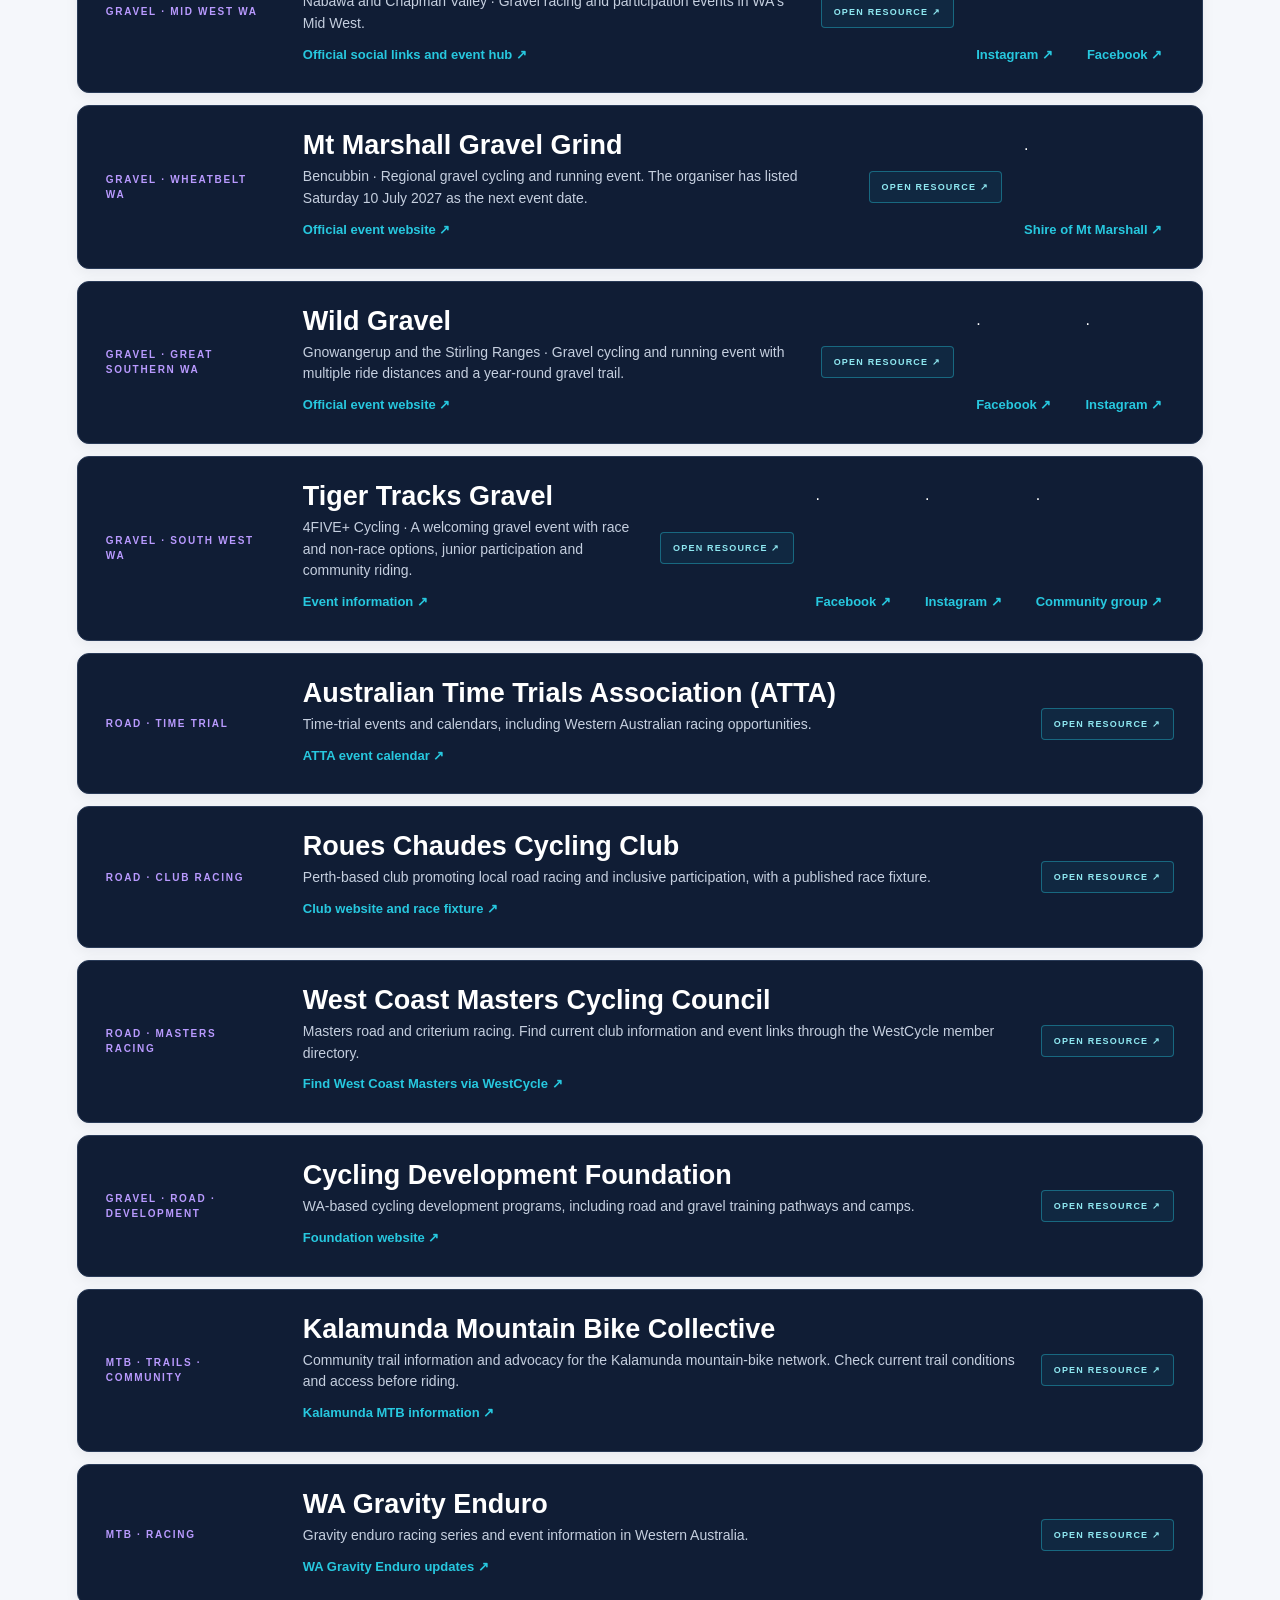
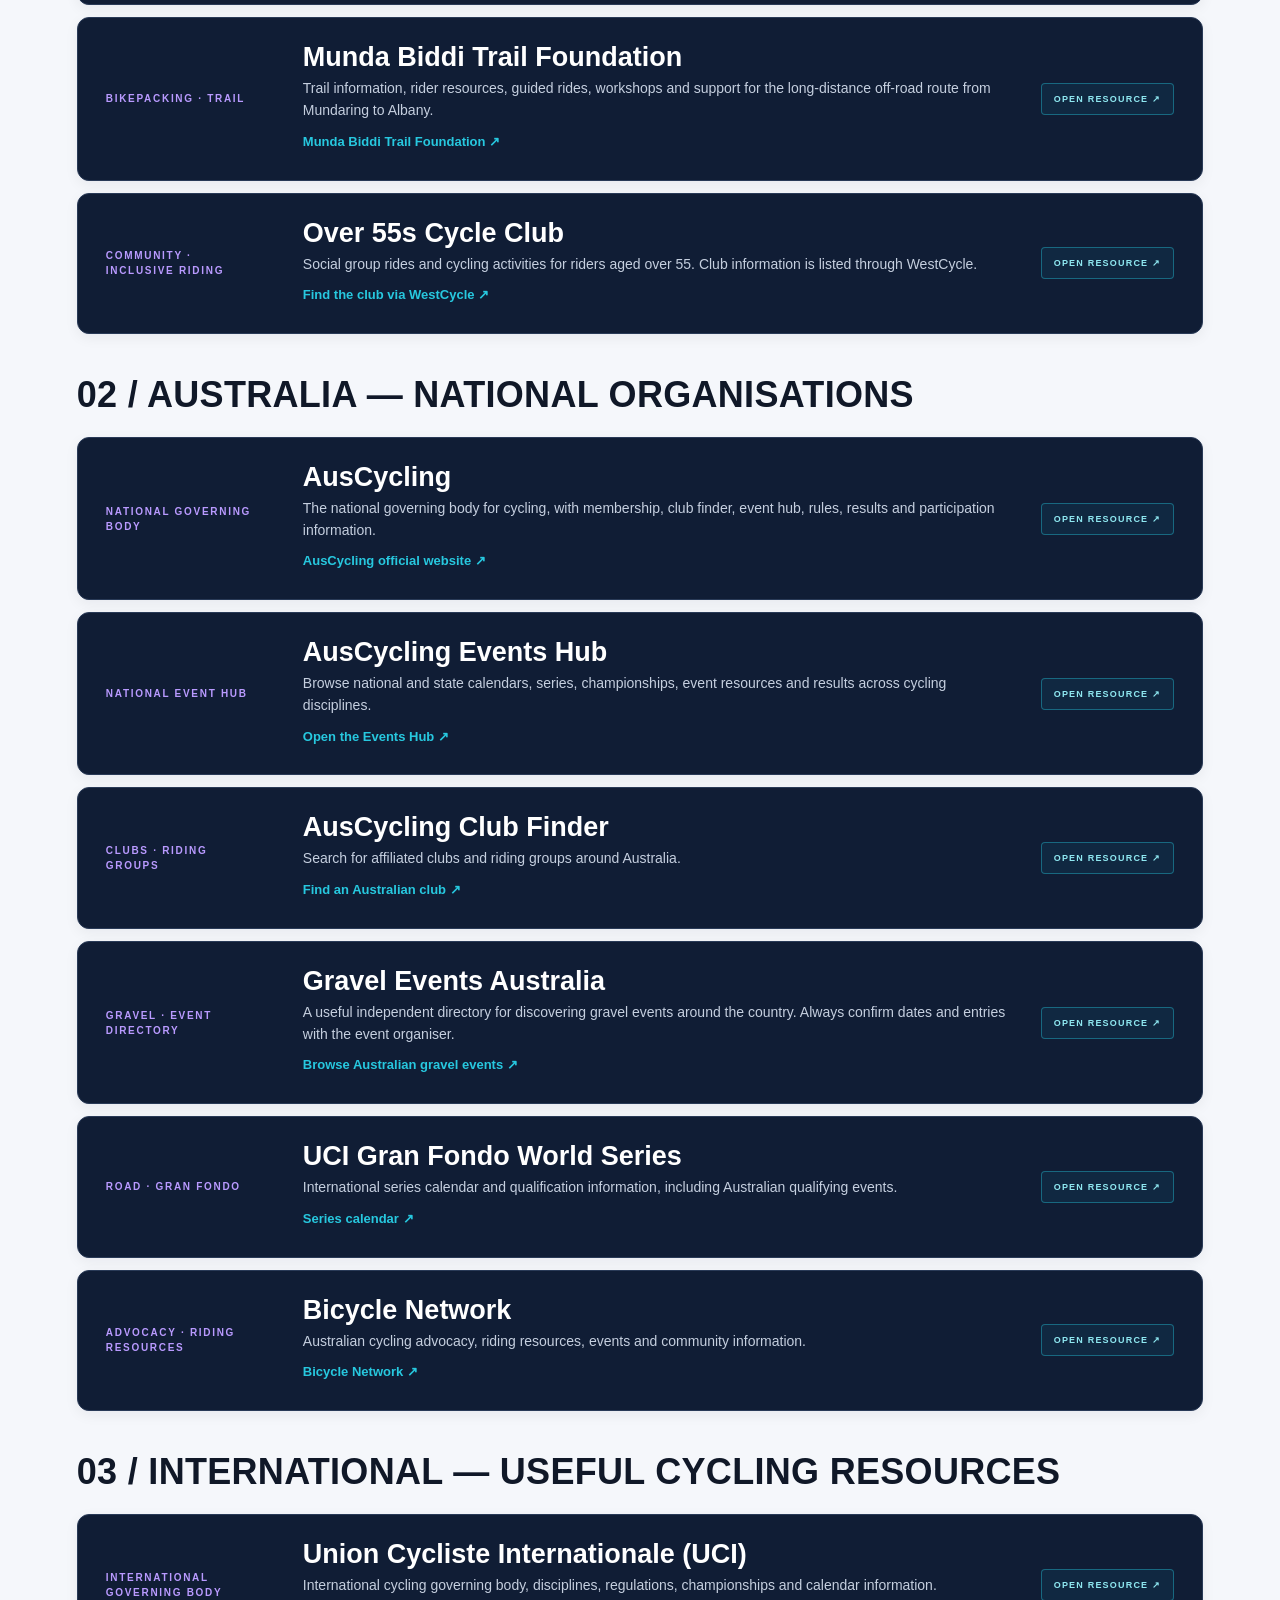
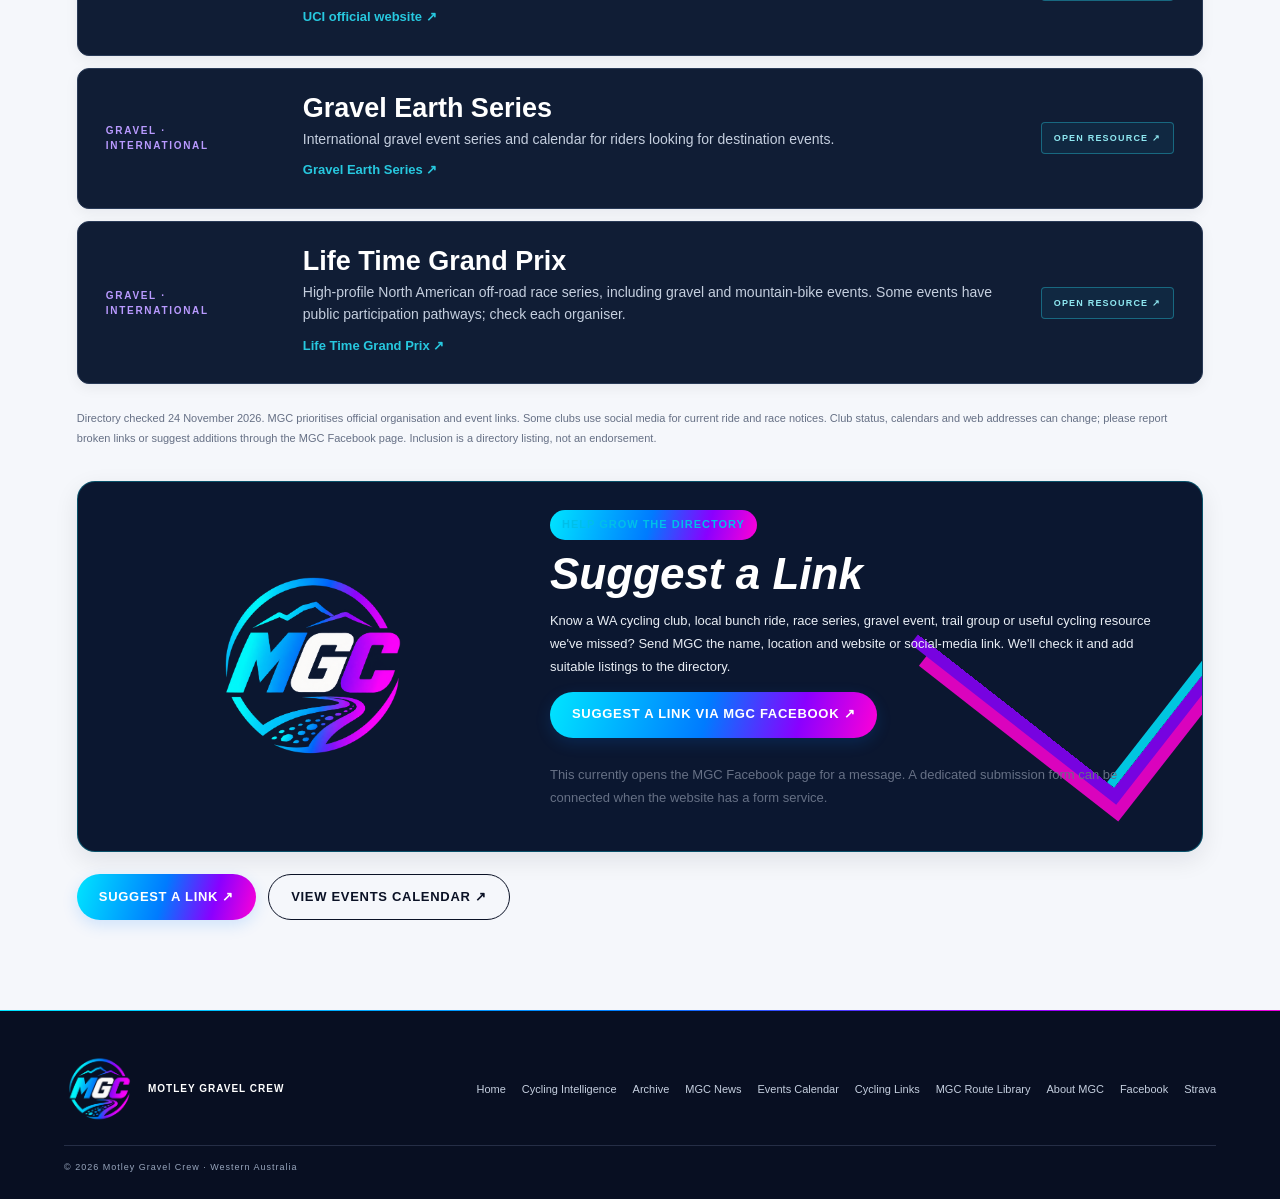
<file: links.html>
<!doctype html>
<html lang="en"><head><link rel="canonical" href="https://motleygravelcrew.com/links.html"><meta charset="utf-8"><meta name="viewport" content="width=device-width,initial-scale=1"><meta name="description" content="Find Western Australian and Australian cycling clubs, race calendars, gravel events, mountain-bike trails, riding groups and cycling organisations."><title>Cycling Links | Motley Gravel Crew</title><link rel="stylesheet" href="styles.css"><link rel="icon" type="image/png" href="assets/mgc-logo-transparent.png"><link rel="apple-touch-icon" href="assets/mgc-logo-transparent.png"><meta property="og:type" content="website"><meta property="og:site_name" content="Motley Gravel Crew"><meta property="og:title" content="Cycling Links | Motley Gravel Crew"><meta property="og:description" content="Find Western Australian and Australian cycling clubs, race calendars, gravel events, mountain-bike trails, riding groups and cycling organisations."><meta property="og:url" content="https://motleygravelcrew.com/links.html"><meta property="og:image" content="https://motleygravelcrew.com/assets/mgc-logo-transparent.png"><meta name="twitter:card" content="summary"><meta name="twitter:title" content="Cycling Links | Motley Gravel Crew"><meta name="twitter:description" content="Find Western Australian and Australian cycling clubs, race calendars, gravel events, mountain-bike trails, riding groups and cycling organisations."><meta name="twitter:image" content="https://motleygravelcrew.com/assets/mgc-logo-transparent.png"></head>
<body class="editorial-light"><div class="topline"><span>ONE CREW. EVERY RIDE.</span><span>THE CYCLING COMMUNITY DIRECTORY</span></div>
<header class="site-header"><a class="brand" href="index.html"><img class="brand-logo" src="assets/mgc-logo-transparent.png" alt="MGC emblem"><span class="brand-name">MOTLEY GRAVEL <b>CREW</b></span></a><button class="menu-toggle" aria-label="Open navigation" aria-expanded="false">☰</button><nav class="nav"><a href="index.html">HOME</a><a href="editions.html">CYCLING INTELLIGENCE</a><a href="news.html">MGC NEWS</a></nav><div class="social-mini"><a href="https://www.facebook.com/profile.php?id=61554793187506" target="_blank" rel="noopener">FB</a><a href="https://www.strava.com/clubs/1103000" target="_blank" rel="noopener">STRAVA</a></div></header>
<main class="page-main links-page"><p class="eyebrow">FIND YOUR PEOPLE · FIND YOUR NEXT RACE</p><h1 class="page-title">CYCLING <span class="gradient-text">LINKS</span></h1><p class="page-intro">A hand-picked directory of useful cycling organisations, clubs, race calendars, riding groups and trail resources. Western Australia comes first, followed by national organisations and selected international resources. Links go to the organisation or its official calendar wherever possible.</p>
<div class="calendar-legend links-legend"><span><i class="dot confirmed"></i> WESTERN AUSTRALIA FIRST</span><span><i class="dot tbc"></i> NATIONAL ORGANISATIONS</span><span><i class="dot entry"></i> INTERNATIONAL RESOURCES</span></div>
<h2 class="subheading">01 / WESTERN AUSTRALIA — START HERE</h2>
<div class="link-directory">
<article class="link-event-card"><span class="tag">GOVERNING BODY · WA</span><h3>AusCycling Western Australia</h3><p>State cycling administration, membership, sanctioned racing, club finder and event information.</p><a href="https://auscycling.org.au/wa" target="_blank" rel="noopener">AusCycling WA ↗</a></article>
<article class="link-event-card"><span class="tag">CLUB FINDER · WA</span><h3>WestCycle — Clubs and Riding Groups</h3><p>A useful starting point for finding Western Australian cycling clubs, member organisations and community riding groups across different disciplines.</p><a href="https://westcycle.org.au/clubs/" target="_blank" rel="noopener">Browse WA clubs and groups ↗</a></article>
<article class="link-event-card"><span class="tag">RACE CALENDAR · WA</span><h3>AusCycling WA Events</h3><p>Official listings for road, gravel, mountain bike, track, BMX, cyclocross and other sanctioned events in WA.</p><a href="https://auscycling.org.au/events?state=wa" target="_blank" rel="noopener">View WA race calendar ↗</a></article>
<article class="link-event-card"><span class="tag">EVENTS · WA</span><h3>WestCycle Events</h3><p>WestCycle events, community programs and selected cycling activities around the state.</p><a href="https://westcycle.org.au/events/" target="_blank" rel="noopener">WestCycle event listings ↗</a></article>
<article class="link-event-card"><span class="tag">MTB · CROSS-COUNTRY · CLUB RACING</span><h3>Perth Mountain Bike Club (PMBC)</h3><p>Perth's cross-country mountain-bike club, running XCO and XCM racing, junior development, skills and social riding.</p><a href="https://www.perthmtb.asn.au/" target="_blank" rel="noopener">Official club website ↗</a> · <a href="https://www.facebook.com/PerthMtbClub" target="_blank" rel="noopener">Facebook ↗</a></article>
<article class="link-event-card"><span class="tag">GRAVEL · UCI GRAVEL WORLD SERIES</span><h3>SEVEN Gravel Race</h3><p>Nannup and the Blackwood Valley · Major South West gravel event and UCI Gravel World Series qualifier.</p><a href="https://sevengravelrace.com/" target="_blank" rel="noopener">Official website ↗</a> · <a href="https://www.facebook.com/SEVENGravel" target="_blank" rel="noopener">Facebook ↗</a> · <a href="https://www.instagram.com/sevengravelrace/" target="_blank" rel="noopener">Instagram ↗</a></article>
<article class="link-event-card"><span class="tag">GRAVEL · MID WEST WA</span><h3>Backroads Gravel</h3><p>Nabawa and Chapman Valley · Gravel racing and participation events in WA's Mid West.</p><a href="https://linktr.ee/backroads_gravel" target="_blank" rel="noopener">Official social links and event hub ↗</a> · <a href="https://www.instagram.com/backroadsgravel/" target="_blank" rel="noopener">Instagram ↗</a> · <a href="https://www.facebook.com/backroadsgravel" target="_blank" rel="noopener">Facebook ↗</a></article>
<article class="link-event-card"><span class="tag">GRAVEL · WHEATBELT WA</span><h3>Mt Marshall Gravel Grind</h3><p>Bencubbin · Regional gravel cycling and running event. The organiser has listed Saturday 10 July 2027 as the next event date.</p><a href="https://gravelgrind.com.au/" target="_blank" rel="noopener">Official event website ↗</a> · <a href="https://mtmarshall.wa.gov.au/" target="_blank" rel="noopener">Shire of Mt Marshall ↗</a></article>
<article class="link-event-card"><span class="tag">GRAVEL · GREAT SOUTHERN WA</span><h3>Wild Gravel</h3><p>Gnowangerup and the Stirling Ranges · Gravel cycling and running event with multiple ride distances and a year-round gravel trail.</p><a href="https://wildgravel.com.au/" target="_blank" rel="noopener">Official event website ↗</a> · <a href="https://www.facebook.com/people/Wild-Gravel-Cycling-Running-Event/61561075406448/" target="_blank" rel="noopener">Facebook ↗</a> · <a href="https://www.instagram.com/wildgravel.au/" target="_blank" rel="noopener">Instagram ↗</a></article>
<article class="link-event-card"><span class="tag">GRAVEL · SOUTH WEST WA</span><h3>Tiger Tracks Gravel</h3><p>4FIVE+ Cycling · A welcoming gravel event with race and non-race options, junior participation and community riding.</p><a href="https://www.4fiveplus.org/tiger-tracks-gravel" target="_blank" rel="noopener">Event information ↗</a> · <a href="https://www.facebook.com/tigertracksgrvl" target="_blank" rel="noopener">Facebook ↗</a> · <a href="https://www.instagram.com/tigertracksgrvl/" target="_blank" rel="noopener">Instagram ↗</a> · <a href="https://www.facebook.com/groups/1443782963026215" target="_blank" rel="noopener">Community group ↗</a></article>
<article class="link-event-card"><span class="tag">ROAD · TIME TRIAL</span><h3>Australian Time Trials Association (ATTA)</h3><p>Time-trial events and calendars, including Western Australian racing opportunities.</p><a href="https://www.atta.asn.au/events" target="_blank" rel="noopener">ATTA event calendar ↗</a></article>
<article class="link-event-card"><span class="tag">ROAD · CLUB RACING</span><h3>Roues Chaudes Cycling Club</h3><p>Perth-based club promoting local road racing and inclusive participation, with a published race fixture.</p><a href="https://roueschaudes.com.au/" target="_blank" rel="noopener">Club website and race fixture ↗</a></article>
<article class="link-event-card"><span class="tag">ROAD · MASTERS RACING</span><h3>West Coast Masters Cycling Council</h3><p>Masters road and criterium racing. Find current club information and event links through the WestCycle member directory.</p><a href="https://westcycle.org.au/clubs/" target="_blank" rel="noopener">Find West Coast Masters via WestCycle ↗</a></article>
<article class="link-event-card"><span class="tag">GRAVEL · ROAD · DEVELOPMENT</span><h3>Cycling Development Foundation</h3><p>WA-based cycling development programs, including road and gravel training pathways and camps.</p><a href="https://www.cyclingdevelopment.org.au/" target="_blank" rel="noopener">Foundation website ↗</a></article>
<article class="link-event-card"><span class="tag">MTB · TRAILS · COMMUNITY</span><h3>Kalamunda Mountain Bike Collective</h3><p>Community trail information and advocacy for the Kalamunda mountain-bike network. Check current trail conditions and access before riding.</p><a href="https://www.kmbc.org.au/" target="_blank" rel="noopener">Kalamunda MTB information ↗</a></article>
<article class="link-event-card"><span class="tag">MTB · RACING</span><h3>WA Gravity Enduro</h3><p>Gravity enduro racing series and event information in Western Australia.</p><a href="https://www.facebook.com/WAGravityEnduro/" target="_blank" rel="noopener">WA Gravity Enduro updates ↗</a></article>
<article class="link-event-card"><span class="tag">BIKEPACKING · TRAIL</span><h3>Munda Biddi Trail Foundation</h3><p>Trail information, rider resources, guided rides, workshops and support for the long-distance off-road route from Mundaring to Albany.</p><a href="https://mundabiddi.org.au/" target="_blank" rel="noopener">Munda Biddi Trail Foundation ↗</a></article>
<article class="link-event-card"><span class="tag">COMMUNITY · INCLUSIVE RIDING</span><h3>Over 55s Cycle Club</h3><p>Social group rides and cycling activities for riders aged over 55. Club information is listed through WestCycle.</p><a href="https://westcycle.org.au/clubs/" target="_blank" rel="noopener">Find the club via WestCycle ↗</a></article>
</div>
<h2 class="subheading">02 / AUSTRALIA — NATIONAL ORGANISATIONS</h2><div class="link-directory">
<article class="link-event-card"><span class="tag">NATIONAL GOVERNING BODY</span><h3>AusCycling</h3><p>The national governing body for cycling, with membership, club finder, event hub, rules, results and participation information.</p><a href="https://auscycling.org.au/" target="_blank" rel="noopener">AusCycling official website ↗</a></article>
<article class="link-event-card"><span class="tag">NATIONAL EVENT HUB</span><h3>AusCycling Events Hub</h3><p>Browse national and state calendars, series, championships, event resources and results across cycling disciplines.</p><a href="https://auscycling.org.au/event-hub" target="_blank" rel="noopener">Open the Events Hub ↗</a></article>
<article class="link-event-card"><span class="tag">CLUBS · RIDING GROUPS</span><h3>AusCycling Club Finder</h3><p>Search for affiliated clubs and riding groups around Australia.</p><a href="https://auscycling.org.au/clubs" target="_blank" rel="noopener">Find an Australian club ↗</a></article>
<article class="link-event-card"><span class="tag">GRAVEL · EVENT DIRECTORY</span><h3>Gravel Events Australia</h3><p>A useful independent directory for discovering gravel events around the country. Always confirm dates and entries with the event organiser.</p><a href="https://gravelevents.com/gravel-events-australia" target="_blank" rel="noopener">Browse Australian gravel events ↗</a></article>
<article class="link-event-card"><span class="tag">ROAD · GRAN FONDO</span><h3>UCI Gran Fondo World Series</h3><p>International series calendar and qualification information, including Australian qualifying events.</p><a href="https://ucigranfondoworldseries.com/en/calendar/" target="_blank" rel="noopener">Series calendar ↗</a></article>
<article class="link-event-card"><span class="tag">ADVOCACY · RIDING RESOURCES</span><h3>Bicycle Network</h3><p>Australian cycling advocacy, riding resources, events and community information.</p><a href="https://bicyclenetwork.com.au/" target="_blank" rel="noopener">Bicycle Network ↗</a></article>
</div>
<h2 class="subheading">03 / INTERNATIONAL — USEFUL CYCLING RESOURCES</h2><div class="link-directory">
<article class="link-event-card"><span class="tag">INTERNATIONAL GOVERNING BODY</span><h3>Union Cycliste Internationale (UCI)</h3><p>International cycling governing body, disciplines, regulations, championships and calendar information.</p><a href="https://www.uci.org/" target="_blank" rel="noopener">UCI official website ↗</a></article>
<article class="link-event-card"><span class="tag">GRAVEL · INTERNATIONAL</span><h3>Gravel Earth Series</h3><p>International gravel event series and calendar for riders looking for destination events.</p><a href="https://gravelearthseries.com/" target="_blank" rel="noopener">Gravel Earth Series ↗</a></article>
<article class="link-event-card"><span class="tag">GRAVEL · INTERNATIONAL</span><h3>Life Time Grand Prix</h3><p>High-profile North American off-road race series, including gravel and mountain-bike events. Some events have public participation pathways; check each organiser.</p><a href="https://www.lifetimegrandprix.com/" target="_blank" rel="noopener">Life Time Grand Prix ↗</a></article>
</div>
<p class="muted-note">Directory checked 24 November 2026. MGC prioritises official organisation and event links. Some clubs use social media for current ride and race notices. Club status, calendars and web addresses can change; please report broken links or suggest additions through the MGC Facebook page. Inclusion is a directory listing, not an endorsement.</p>
<section class="feature-panel" style="margin-top:2rem"><div class="feature-mark"><img src="assets/mgc-logo-transparent.png" alt="MGC emblem"></div><div><span class="category cyan">HELP GROW THE DIRECTORY</span><h3>Suggest a Link</h3><p>Know a WA cycling club, local bunch ride, race series, gravel event, trail group or useful cycling resource we've missed? Send MGC the name, location and website or social-media link. We'll check it and add suitable listings to the directory.</p><a class="button button-gradient" href="https://www.facebook.com/profile.php?id=61554793187506" target="_blank" rel="noopener">SUGGEST A LINK VIA MGC FACEBOOK ↗</a><p class="muted-note">This currently opens the MGC Facebook page for a message. A dedicated submission form can be connected when the website has a form service.</p></div></section>
<div class="actions"><a class="button button-gradient" href="https://www.facebook.com/profile.php?id=61554793187506" target="_blank" rel="noopener">SUGGEST A LINK ↗</a><a class="button button-outline" href="events.html">VIEW EVENTS CALENDAR ↗</a></div>
</main><footer class="footer"><a class="footer-brand" href="index.html"><img class="brand-logo" src="assets/mgc-logo-transparent.png" alt="MGC emblem"><b>MOTLEY GRAVEL CREW</b></a><div class="footer-links"><a href="index.html">Home</a><a href="editions.html">Cycling Intelligence</a><a href="archive.html">Archive</a><a href="news.html">MGC News</a><a href="events.html">Events Calendar</a><a href="links.html">Cycling Links</a><a href="routes.html">MGC Route Library</a><a href="about.html">About MGC</a><a href="https://www.facebook.com/profile.php?id=61554793187506" target="_blank" rel="noopener">Facebook</a><a href="https://www.strava.com/clubs/1103000" target="_blank" rel="noopener">Strava</a></div><p>© <span id="year"></span> Motley Gravel Crew · Western Australia</p></footer><script src="script.js"></script></body></html>
</file>
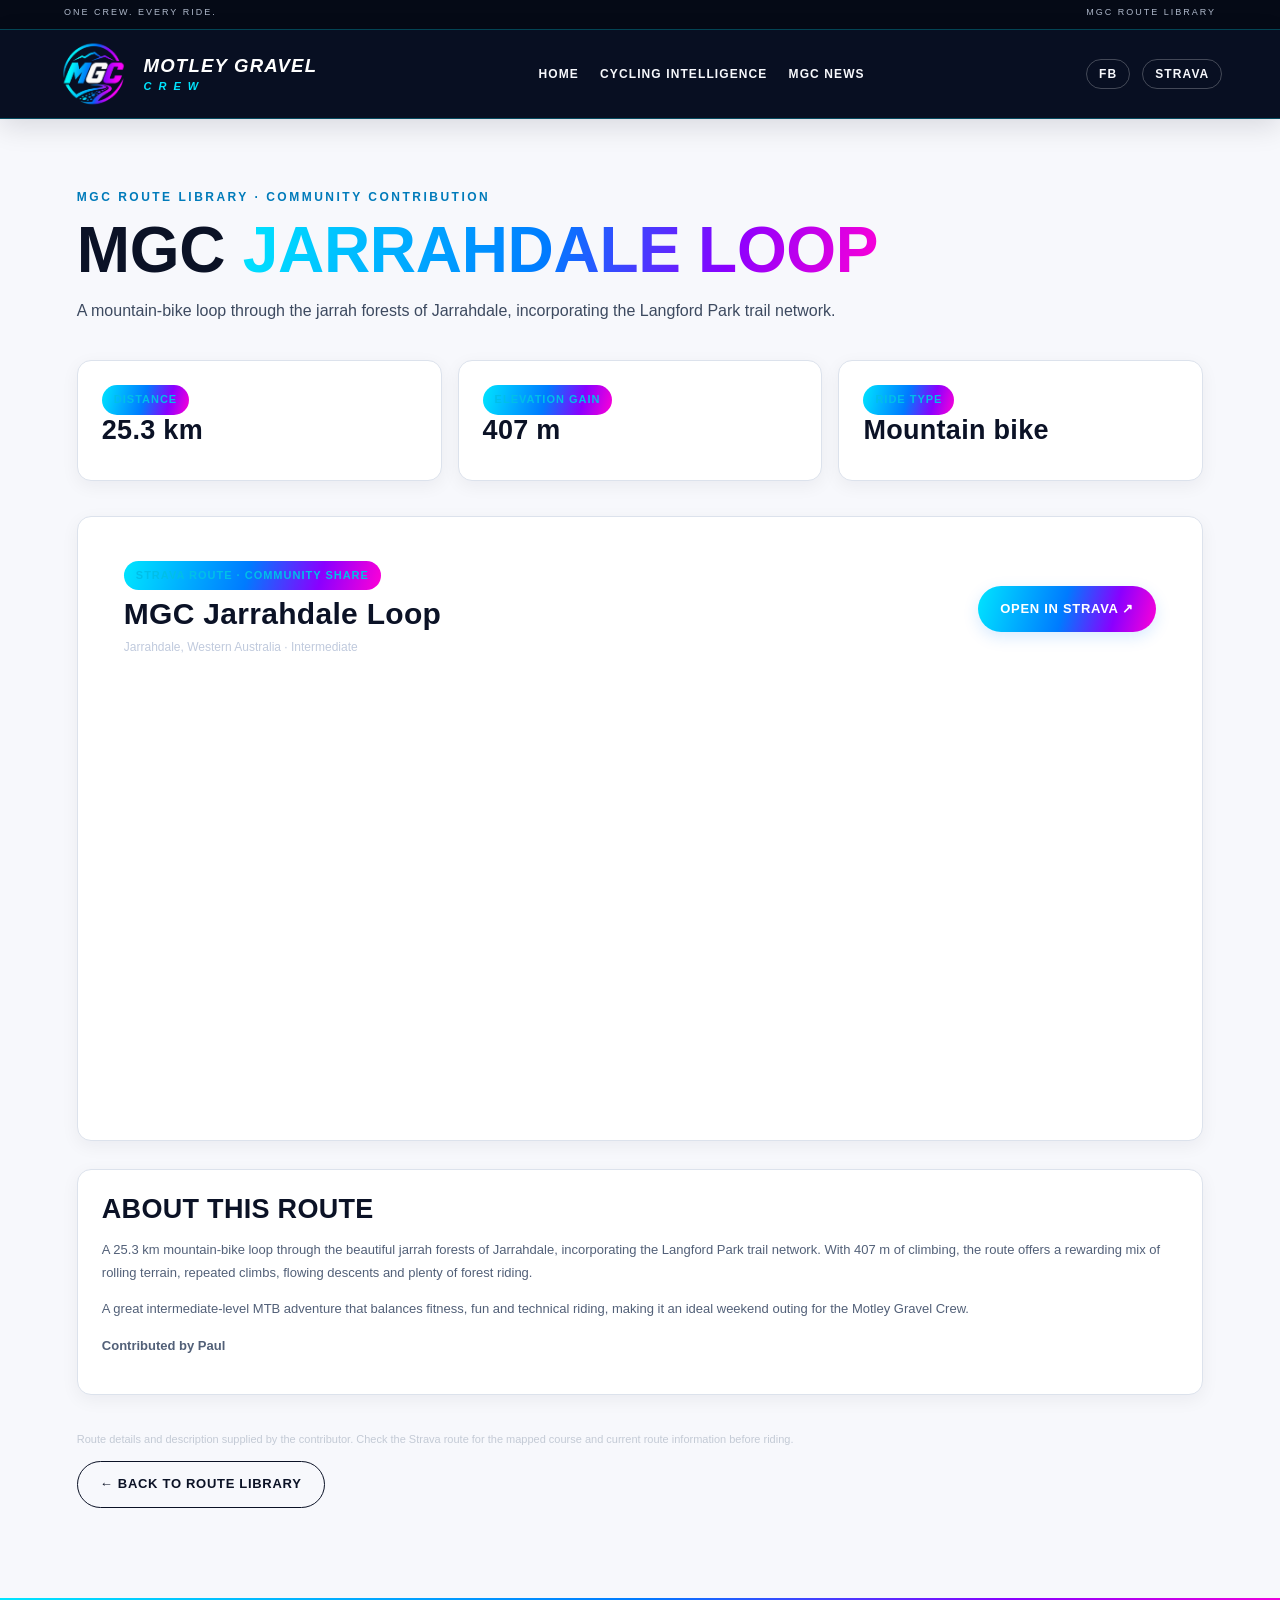
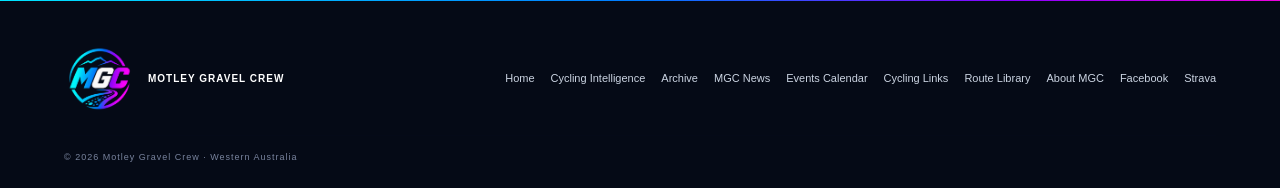
<file: mgc-jarrahdale-loop.html>
<!doctype html>
<html lang="en">
<head>
<link rel="canonical" href="https://motleygravelcrew.com/mgc-jarrahdale-loop.html">
<meta charset="utf-8">
<meta name="viewport" content="width=device-width,initial-scale=1">
<title>MGC Jarrahdale Loop | MGC Route Library</title>
<meta name="description" content="A 25.3 km intermediate mountain-bike loop through the jarrah forests of Jarrahdale and the Langford Park trail network, with 407 m of climbing.">
<link rel="stylesheet" href="styles.css">
<link rel="icon" type="image/png" href="assets/mgc-logo-transparent.png">
<meta property="og:type" content="article">
<meta property="og:site_name" content="Motley Gravel Crew">
<meta property="og:title" content="MGC Jarrahdale Loop | MGC Route Library">
<meta property="og:description" content="A 25.3 km intermediate mountain-bike loop through the jarrah forests of Jarrahdale and the Langford Park trail network, with 407 m of climbing.">
<meta property="og:url" content="https://motleygravelcrew.com/mgc-jarrahdale-loop.html">
<meta property="og:image" content="https://motleygravelcrew.com/assets/mgc-logo-transparent.png">
</head>
<body>
<div class="topline"><span>ONE CREW. EVERY RIDE.</span><span>MGC ROUTE LIBRARY</span></div>
<header class="site-header">
<a class="brand" href="index.html"><img class="brand-logo" src="assets/mgc-logo-transparent.png" alt="MGC emblem"><span class="brand-name">MOTLEY GRAVEL <b>CREW</b></span></a>
<button class="menu-toggle" aria-label="Open navigation" aria-expanded="false">☰</button>
<nav class="nav"><a href="index.html">HOME</a><a href="editions.html">CYCLING INTELLIGENCE</a><a href="news.html">MGC NEWS</a></nav>
<div class="social-mini"><a href="https://www.facebook.com/profile.php?id=61554793187506" target="_blank" rel="noopener">FB</a><a href="https://www.strava.com/clubs/1103000" target="_blank" rel="noopener">STRAVA</a></div>
</header>
<main class="page-main">
<p class="eyebrow"><a href="routes.html">MGC ROUTE LIBRARY</a> · COMMUNITY CONTRIBUTION</p>
<h1 class="page-title">MGC <span class="gradient-text">JARRAHDALE LOOP</span></h1>
<p class="page-intro">A mountain-bike loop through the jarrah forests of Jarrahdale, incorporating the Langford Park trail network.</p>
<div class="about-grid">
<article><span class="category cyan">DISTANCE</span><h2>25.3 km</h2></article>
<article><span class="category cyan">ELEVATION GAIN</span><h2>407 m</h2></article>
<article><span class="category cyan">RIDE TYPE</span><h2>Mountain bike</h2></article>
</div>
<section class="route-feature">
<div class="route-feature-heading"><div><span class="category cyan">STRAVA ROUTE · COMMUNITY SHARE</span><h2>MGC Jarrahdale Loop</h2><p>Jarrahdale, Western Australia · Intermediate</p></div><a class="button button-gradient" href="https://www.strava.com/routes/3560547600123146710" target="_blank" rel="noopener">OPEN IN STRAVA ↗</a></div>
<div class="strava-embed-placeholder" data-embed-type="route" data-embed-id="3560547600123146710" data-style="standard" data-slippy="true"></div>
<script src="https://strava-embeds.com/embed.js"></script>
</section>
<section class="about-grid" style="grid-template-columns:1fr;margin-top:28px">
<article><h2>ABOUT THIS ROUTE</h2>
<p>A 25.3 km mountain-bike loop through the beautiful jarrah forests of Jarrahdale, incorporating the Langford Park trail network. With 407 m of climbing, the route offers a rewarding mix of rolling terrain, repeated climbs, flowing descents and plenty of forest riding.</p>
<p>A great intermediate-level MTB adventure that balances fitness, fun and technical riding, making it an ideal weekend outing for the Motley Gravel Crew.</p>
<p><strong>Contributed by Paul</strong></p></article>
</section>
<p class="muted-note">Route details and description supplied by the contributor. Check the Strava route for the mapped course and current route information before riding.</p>
<a class="button button-outline" href="routes.html">← BACK TO ROUTE LIBRARY</a>
</main>
<footer class="footer"><a class="footer-brand" href="index.html"><img class="brand-logo" src="assets/mgc-logo-transparent.png" alt="MGC emblem"><b>MOTLEY GRAVEL CREW</b></a><div class="footer-links"><a href="index.html">Home</a><a href="editions.html">Cycling Intelligence</a><a href="archive.html">Archive</a><a href="news.html">MGC News</a><a href="events.html">Events Calendar</a><a href="links.html">Cycling Links</a><a href="routes.html">Route Library</a><a href="about.html">About MGC</a><a href="https://www.facebook.com/profile.php?id=61554793187506" target="_blank" rel="noopener">Facebook</a><a href="https://www.strava.com/clubs/1103000" target="_blank" rel="noopener">Strava</a></div><p>© <span id="year"></span> Motley Gravel Crew · Western Australia</p></footer>
<script src="script.js"></script>
</body></html>
</file>
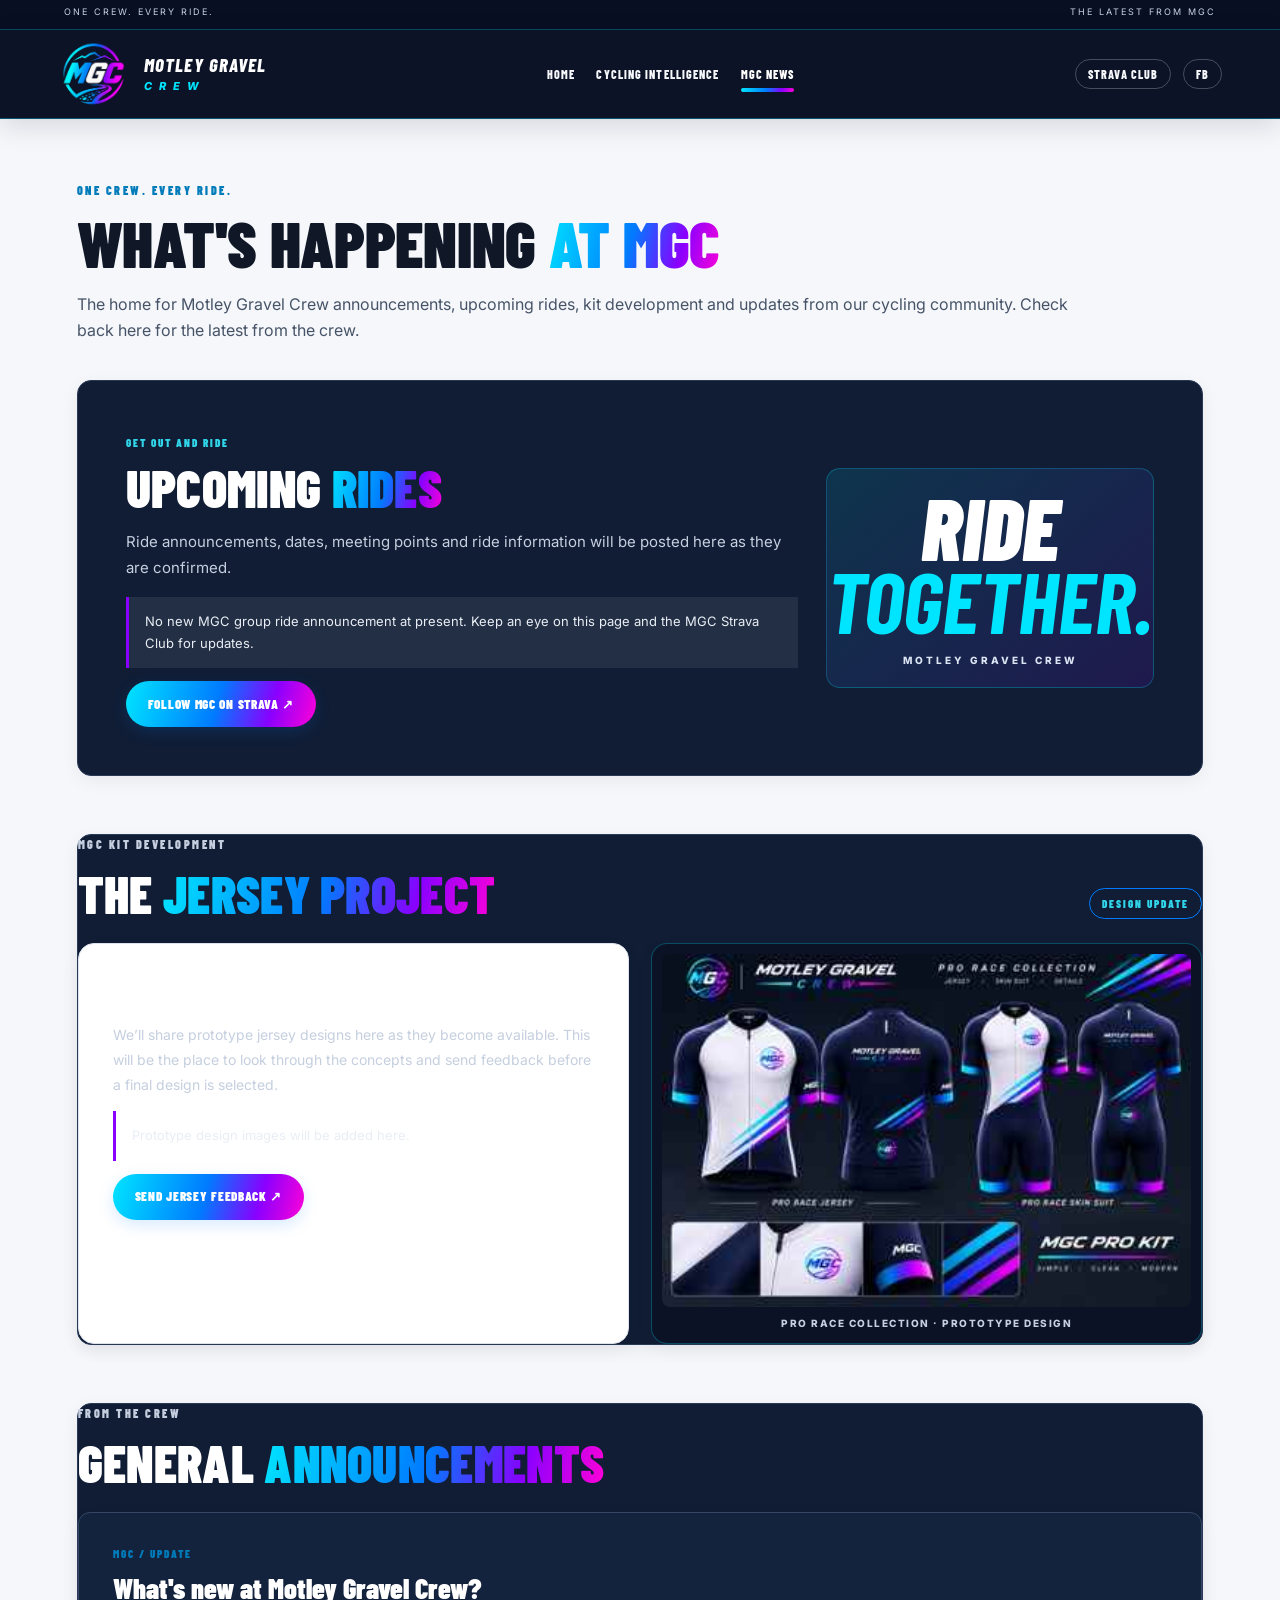
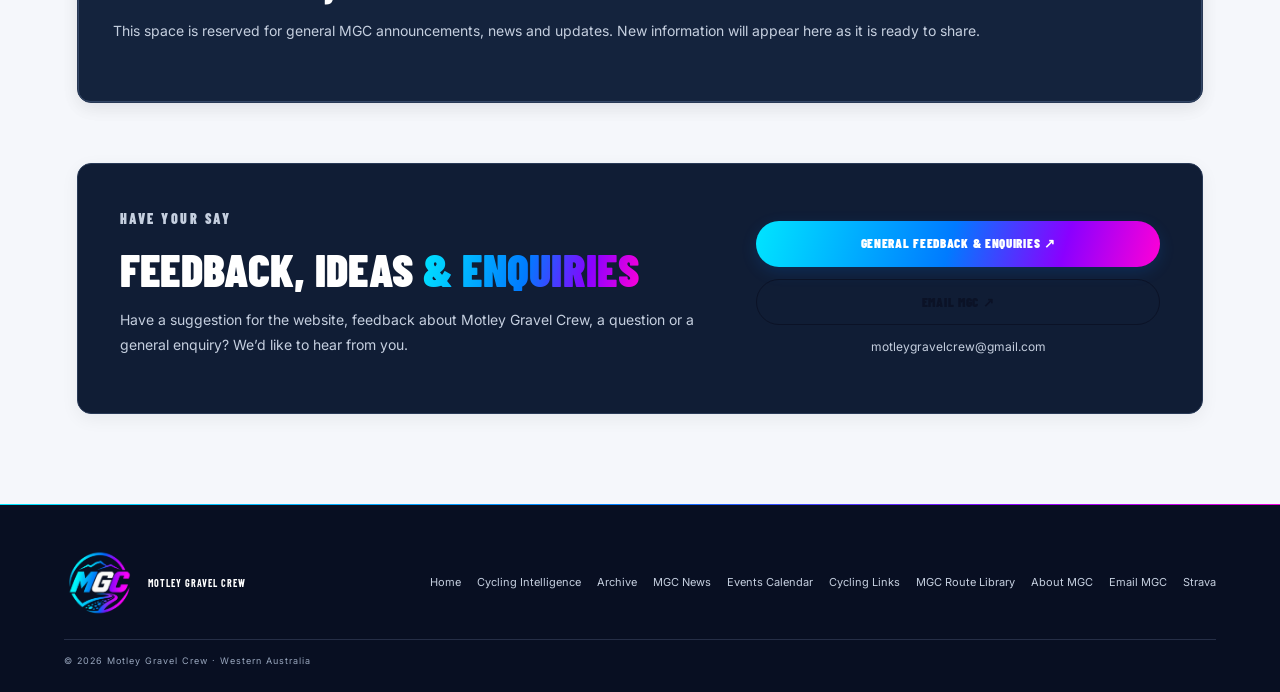
<file: news.html>
<!doctype html>
<html lang="en">
<head>
<meta charset="utf-8"><meta name="viewport" content="width=device-width,initial-scale=1">
<meta name="theme-color" content="#0b1226">
<title>MGC News | Motley Gravel Crew</title>
<meta name="description" content="News, ride announcements, MGC kit development and community updates from Motley Gravel Crew in Western Australia.">
<link rel="preconnect" href="https://fonts.googleapis.com"><link rel="preconnect" href="https://fonts.gstatic.com" crossorigin>
<link href="https://fonts.googleapis.com/css2?family=Barlow+Condensed:wght@500;600;700;800;900&family=Inter:wght@400;500;600;700;800&display=swap" rel="stylesheet">
<link rel="stylesheet" href="styles.css"><link rel="icon" type="image/png" href="assets/mgc-logo-transparent.png"><link rel="apple-touch-icon" href="assets/mgc-logo-transparent.png">
<link rel="canonical" href="https://motleygravelcrew.com/news.html">
<meta property="og:type" content="website"><meta property="og:site_name" content="Motley Gravel Crew"><meta property="og:title" content="MGC News | Motley Gravel Crew"><meta property="og:description" content="Ride announcements, crew news, kit development and community updates."><meta property="og:url" content="https://motleygravelcrew.com/news.html"><meta property="og:image" content="https://motleygravelcrew.com/assets/mgc-logo-transparent.png">
</head>
<body class="editorial-light">
<div class="topline"><span>ONE CREW. EVERY RIDE.</span><span>THE LATEST FROM MGC</span></div>
<header class="site-header">
<a class="brand" href="index.html"><img class="brand-logo" src="assets/mgc-logo-transparent.png" alt="MGC emblem"><span class="brand-name">MOTLEY GRAVEL <b>CREW</b></span></a>
<button class="menu-toggle" aria-label="Open navigation" aria-expanded="false">☰</button>
<nav class="nav"><a href="index.html">HOME</a><a href="editions.html">CYCLING INTELLIGENCE</a><a class="active" href="news.html">MGC NEWS</a></nav>
<div class="social-mini"><a href="https://www.strava.com/clubs/1103000" target="_blank" rel="noopener">STRAVA CLUB</a><a href="https://www.facebook.com/profile.php?id=61554793187506" target="_blank" rel="noopener">FB</a></div>
</header>
<main class="page-main mgc-news-page">
<p class="eyebrow">ONE CREW. EVERY RIDE.</p>
<h1 class="page-title">WHAT'S HAPPENING <span class="gradient-text">AT MGC</span></h1>
<p class="page-intro">The home for Motley Gravel Crew announcements, upcoming rides, kit development and updates from our cycling community. Check back here for the latest from the crew.</p>

<section class="news-feature" aria-labelledby="rides-heading">
<div class="news-feature-copy"><span class="news-kicker">GET OUT AND RIDE</span><h2 id="rides-heading">UPCOMING <span class="gradient-text">RIDES</span></h2>
<p>Ride announcements, dates, meeting points and ride information will be posted here as they are confirmed.</p>
<p class="news-placeholder-note">No new MGC group ride announcement at present. Keep an eye on this page and the MGC Strava Club for updates.</p>
<a class="button button-gradient" href="https://www.strava.com/clubs/1103000" target="_blank" rel="noopener">FOLLOW MGC ON STRAVA ↗</a></div>
<div class="news-feature-mark"><span>RIDE</span><b>TOGETHER.</b><small>MOTLEY GRAVEL CREW</small></div>
</section>

<section class="news-section" aria-labelledby="kit-heading">
<div class="news-section-heading"><div><p class="eyebrow">MGC KIT DEVELOPMENT</p><h2 id="kit-heading">THE <span class="gradient-text">JERSEY PROJECT</span></h2></div><span class="news-status">DESIGN UPDATE</span></div>
<div class="news-kit-layout">
<div class="news-kit-copy"><h3>New MGC kit is in development.</h3><p>We’ll share prototype jersey designs here as they become available. This will be the place to look through the concepts and send feedback before a final design is selected.</p><p class="news-placeholder-note">Prototype design images will be added here.</p>
<a class="button button-gradient" href="mailto:motleygravelcrew@gmail.com?subject=MGC%20Jersey%20Design%20Feedback&amp;body=My%20feedback%20on%20the%20MGC%20jersey%20design%3A%0D%0A%0D%0A">SEND JERSEY FEEDBACK ↗</a></div>
<div class="news-prototype-placeholder news-prototype-image"><img src="assets/mgc-prototype-pro-collection.jpg" alt="Motley Gravel Crew Pro Race Collection prototype showing front and rear views of the jersey and skin suit"><p>PRO RACE COLLECTION · PROTOTYPE DESIGN</p></div>
</div>
</section>

<section class="news-section news-announcement-section" aria-labelledby="announcements-heading">
<div class="news-section-heading"><div><p class="eyebrow">FROM THE CREW</p><h2 id="announcements-heading">GENERAL <span class="gradient-text">ANNOUNCEMENTS</span></h2></div></div>
<div class="news-announcement-space"><span class="announcement-mark">MGC / UPDATE</span><h3>What's new at Motley Gravel Crew?</h3><p>This space is reserved for general MGC announcements, news and updates. New information will appear here as it is ready to share.</p></div>
</section>

<section class="news-contact" aria-labelledby="feedback-heading">
<div><p class="eyebrow">HAVE YOUR SAY</p><h2 id="feedback-heading">FEEDBACK, IDEAS <span class="gradient-text">& ENQUIRIES</span></h2><p>Have a suggestion for the website, feedback about Motley Gravel Crew, a question or a general enquiry? We’d like to hear from you.</p></div>
<div class="news-contact-actions">
<a class="button button-gradient" href="mailto:motleygravelcrew@gmail.com?subject=MGC%20Website%20Feedback%20or%20Enquiry&amp;body=Hi%20MGC%2C%0D%0A%0D%0AMy%20feedback%20or%20enquiry%3A%0D%0A%0D%0A">GENERAL FEEDBACK & ENQUIRIES ↗</a>
<a class="button button-outline" href="mailto:motleygravelcrew@gmail.com">EMAIL MGC ↗</a>
<span>motleygravelcrew@gmail.com</span>
</div>
</section>
</main>
<footer class="footer"><a class="footer-brand" href="index.html"><img class="brand-logo" src="assets/mgc-logo-transparent.png" alt="MGC emblem"><b>MOTLEY GRAVEL CREW</b></a>
<div class="footer-links"><a href="index.html">Home</a><a href="editions.html">Cycling Intelligence</a><a href="archive.html">Archive</a><a href="news.html">MGC News</a><a href="events.html">Events Calendar</a><a href="links.html">Cycling Links</a><a href="routes.html">MGC Route Library</a><a href="about.html">About MGC</a><a href="mailto:motleygravelcrew@gmail.com">Email MGC</a><a href="https://www.strava.com/clubs/1103000" target="_blank" rel="noopener">Strava</a></div>
<p>© <span id="year"></span> Motley Gravel Crew · Western Australia</p></footer>
<script src="script.js"></script>
</body></html>
</file>
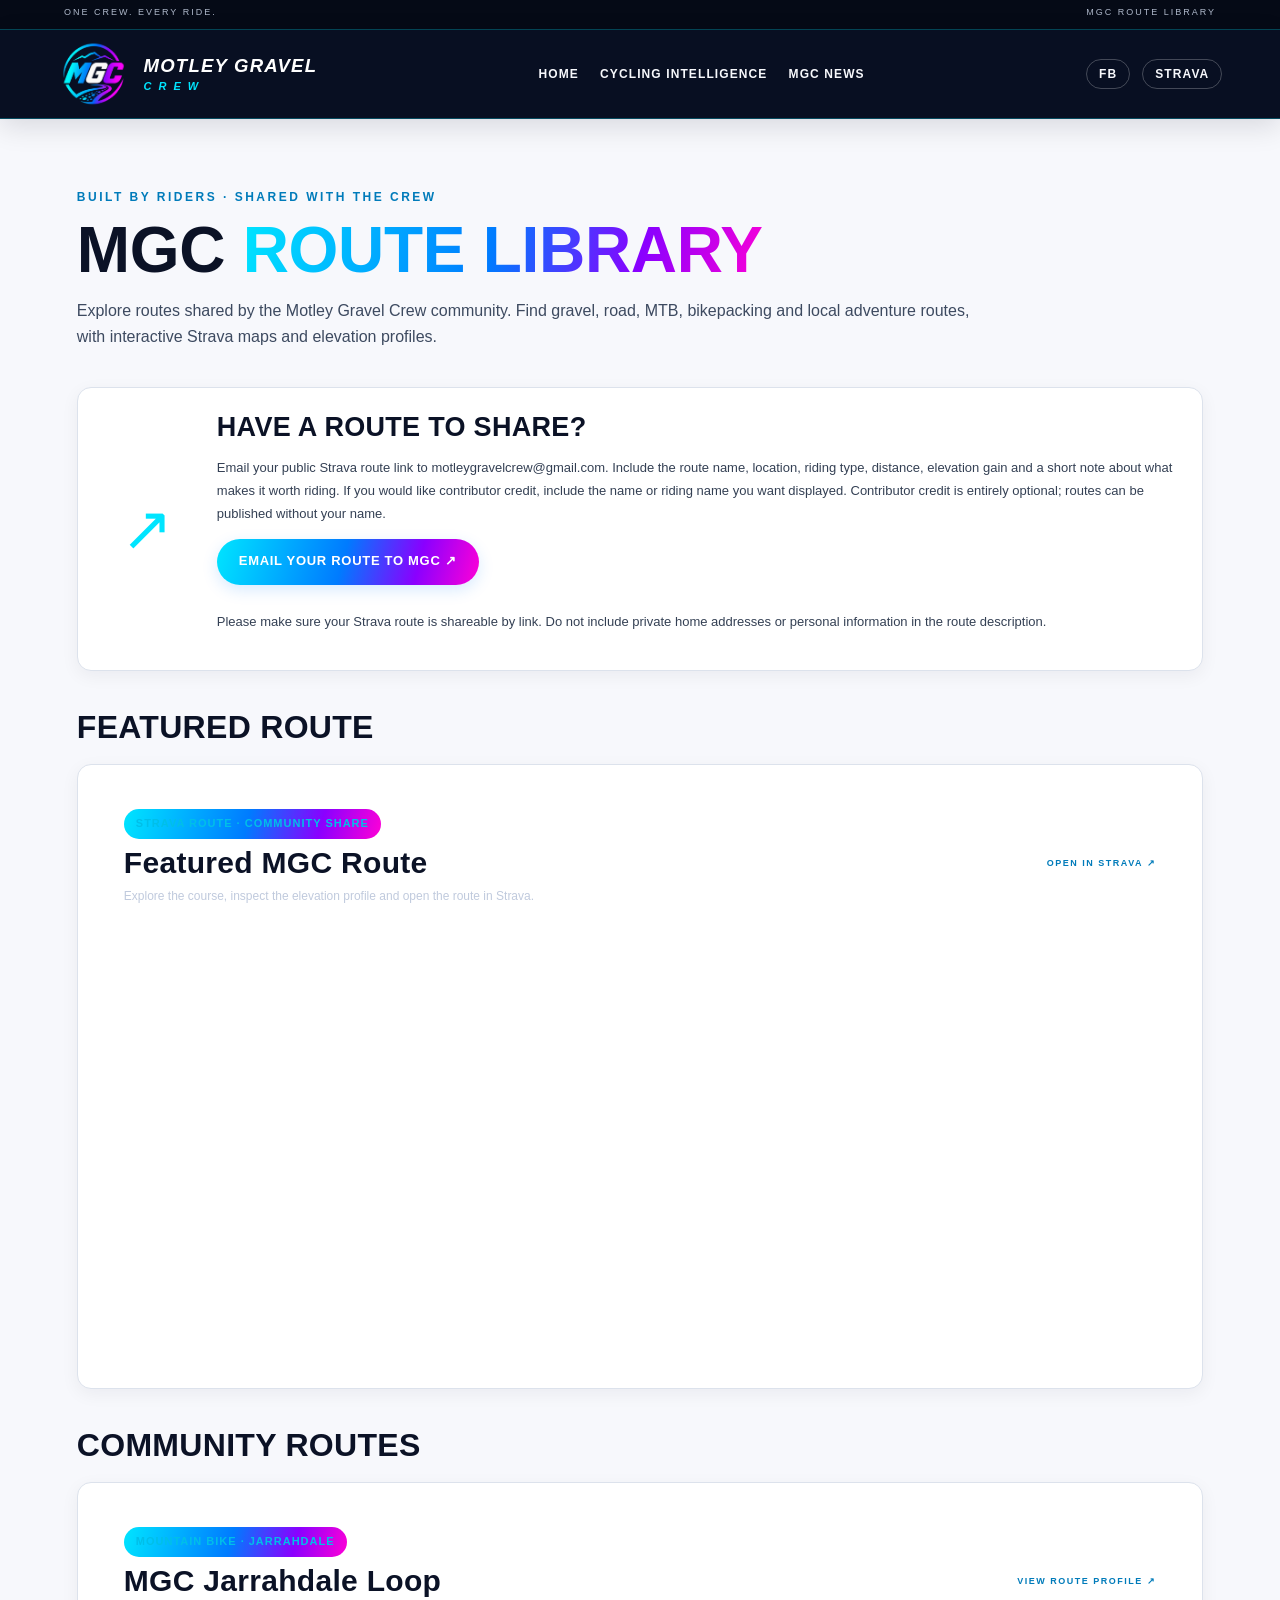
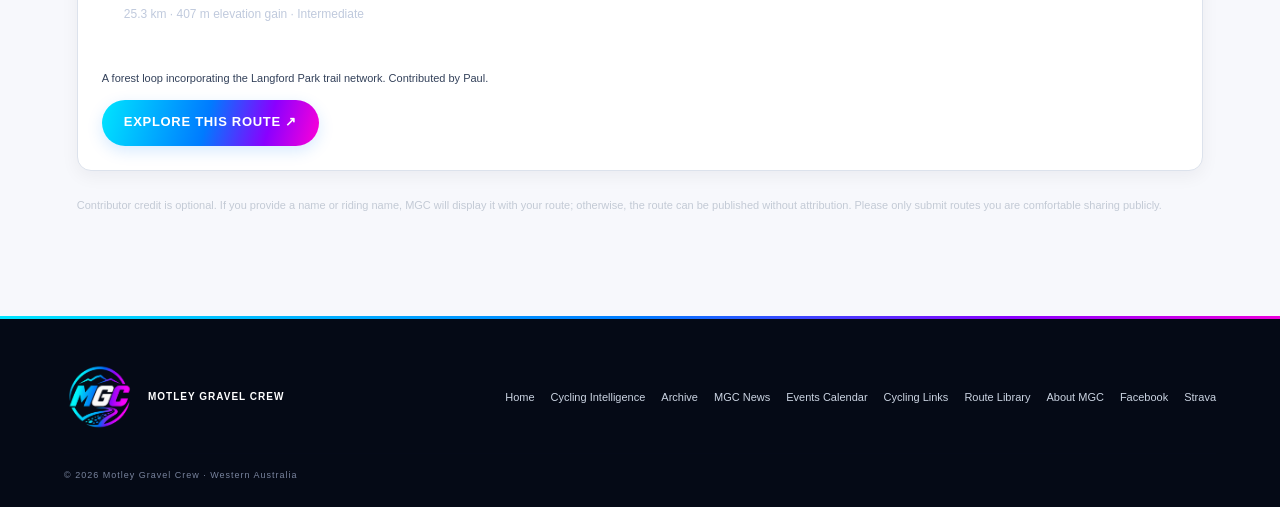
<file: routes.html>
<!doctype html><html lang="en"><head><link rel="canonical" href="https://motleygravelcrew.com/routes.html"><meta charset="utf-8"><meta name="viewport" content="width=device-width,initial-scale=1"><title>MGC Route Library | Motley Gravel Crew</title><meta name="description" content="Explore the Motley Gravel Crew Route Library and share public Strava routes for road, gravel, mountain biking and bikepacking."><link rel="stylesheet" href="styles.css"><link rel="icon" type="image/png" href="assets/mgc-logo-transparent.png"><link rel="apple-touch-icon" href="assets/mgc-logo-transparent.png"><meta property="og:type" content="website"><meta property="og:site_name" content="Motley Gravel Crew"><meta property="og:title" content="MGC Route Library | Motley Gravel Crew"><meta property="og:description" content="Explore the Motley Gravel Crew Route Library and share public Strava routes for road, gravel, mountain biking and bikepacking."><meta property="og:url" content="https://motleygravelcrew.com/routes.html"><meta property="og:image" content="https://motleygravelcrew.com/assets/mgc-logo-transparent.png"><meta name="twitter:card" content="summary"><meta name="twitter:title" content="MGC Route Library | Motley Gravel Crew"><meta name="twitter:description" content="Explore the Motley Gravel Crew Route Library and share public Strava routes for road, gravel, mountain biking and bikepacking."><meta name="twitter:image" content="https://motleygravelcrew.com/assets/mgc-logo-transparent.png"></head><body><div class="topline"><span>ONE CREW. EVERY RIDE.</span><span>MGC ROUTE LIBRARY</span></div><header class="site-header"><a class="brand" href="index.html"><img class="brand-logo" src="assets/mgc-logo-transparent.png" alt="MGC emblem"><span class="brand-name">MOTLEY GRAVEL <b>CREW</b></span></a><button class="menu-toggle" aria-label="Open navigation" aria-expanded="false">☰</button><nav class="nav"><a href="index.html">HOME</a><a href="editions.html">CYCLING INTELLIGENCE</a><a href="news.html">MGC NEWS</a></nav><div class="social-mini"><a href="https://www.facebook.com/profile.php?id=61554793187506" target="_blank" rel="noopener">FB</a><a href="https://www.strava.com/clubs/1103000" target="_blank" rel="noopener">STRAVA</a></div></header><main class="page-main"><p class="eyebrow">BUILT BY RIDERS · SHARED WITH THE CREW</p><h1 class="page-title">MGC <span class="gradient-text">ROUTE LIBRARY</span></h1><p class="page-intro">Explore routes shared by the Motley Gravel Crew community. Find gravel, road, MTB, bikepacking and local adventure routes, with interactive Strava maps and elevation profiles.</p><div class="route-callout"><div class="route-icon">↗</div><div><h2>HAVE A ROUTE TO SHARE?</h2><p>Email your public Strava route link to motleygravelcrew@gmail.com. Include the route name, location, riding type, distance, elevation gain and a short note about what makes it worth riding. If you would like contributor credit, include the name or riding name you want displayed. Contributor credit is entirely optional; routes can be published without your name.</p><a class="button button-gradient" href="mailto:motleygravelcrew@gmail.com?subject=MGC%20Route%20Submission&body=Route%20name%3A%0D%0ALocation%3A%0D%0ARiding%20type%3A%0D%0ADistance%3A%0D%0AElevation%20gain%3A%0D%0AStrava%20route%20link%3A%0D%0AShort%20description%3A%0D%0AContributor%20credit%20(name%20or%20riding%20name%2C%20optional)%3A">EMAIL YOUR ROUTE TO MGC ↗</a><p class="muted-note">Please make sure your Strava route is shareable by link. Do not include private home addresses or personal information in the route description.</p></div></div><h2 class="subheading">FEATURED ROUTE</h2><article class="route-feature"><div class="route-feature-heading"><div><span class="category cyan">STRAVA ROUTE · COMMUNITY SHARE</span><h2>Featured MGC Route</h2><p>Explore the course, inspect the elevation profile and open the route in Strava.</p></div><a class="text-link" href="https://www.strava.com/routes/3179694701270662986" target="_blank" rel="noopener">OPEN IN STRAVA ↗</a></div><div class="strava-embed-placeholder" data-embed-type="route" data-embed-id="3179694701270662986" data-style="standard" data-map-hash="10.08/-32.2779/116.0379" data-club-id="1103000" data-from-embed="true" data-token="XsDOxJ4fZOsQAr86ZqqE5Rje8_4DvbN5iIkzX4OKSWk"></div></article><h2 class="subheading">COMMUNITY ROUTES</h2><article class="route-feature"><div class="route-feature-heading"><div><span class="category cyan">MOUNTAIN BIKE · JARRAHDALE</span><h2>MGC Jarrahdale Loop</h2><p>25.3 km · 407 m elevation gain · Intermediate</p></div><a class="text-link" href="mgc-jarrahdale-loop.html">VIEW ROUTE PROFILE ↗</a></div><p class="muted-note">A forest loop incorporating the Langford Park trail network. Contributed by Paul.</p><a class="button button-gradient" href="mgc-jarrahdale-loop.html">EXPLORE THIS ROUTE ↗</a></article><script src="https://strava-embeds.com/embed.js"></script><p class="muted-note">Contributor credit is optional. If you provide a name or riding name, MGC will display it with your route; otherwise, the route can be published without attribution. Please only submit routes you are comfortable sharing publicly.</p></main><footer class="footer"><a class="footer-brand" href="index.html"><img class="brand-logo" src="assets/mgc-logo-transparent.png" alt="MGC emblem"><b>MOTLEY GRAVEL CREW</b></a><div class="footer-links"><a href="index.html">Home</a><a href="editions.html">Cycling Intelligence</a><a href="archive.html">Archive</a><a href="news.html">MGC News</a><a href="events.html">Events Calendar</a><a href="links.html">Cycling Links</a><a href="routes.html">Route Library</a><a href="about.html">About MGC</a><a href="https://www.facebook.com/profile.php?id=61554793187506" target="_blank" rel="noopener">Facebook</a><a href="https://www.strava.com/clubs/1103000" target="_blank" rel="noopener">Strava</a></div><p>© <span id="year"></span> Motley Gravel Crew · Western Australia</p></footer><script src="script.js"></script></body></html>
</file>
<file: styles.css>
*{box-sizing:border-box}img,video,iframe{max-width:100%} :root{--bg:#070912;--panel:#101629;--cyan:#00d4f5;--blue:#246bff;--purple:#a000f5;--white:#f6f7fb;--muted:#a5afc5;--line:rgba(155,177,220,.17);--grad:linear-gradient(105deg,var(--cyan),#2478ff 52%,var(--purple))}html{scroll-behavior:smooth;scroll-padding-top:100px}body{margin:0;background:var(--bg);color:var(--white);font-family:Inter,Arial,sans-serif;line-height:1.6}a{color:inherit;text-decoration:none}.topline{min-height:30px;padding:5px 5vw;display:flex;justify-content:space-between;background:#03050b;color:#8490aa;font-size:9px;letter-spacing:2px}.site-header{min-height:78px;padding:0 5vw;display:flex;align-items:center;justify-content:space-between;gap:22px;background:rgba(7,9,18,.97);position:sticky;top:0;z-index:20;border-bottom:1px solid var(--line);backdrop-filter:blur(12px)}.brand,.footer-brand{display:flex;align-items:center;gap:12px}.brand-mark{font:900 italic 32px 'Barlow Condensed',sans-serif;letter-spacing:-2px;background:var(--grad);color:transparent;background-clip:text;-webkit-background-clip:text}.brand-name{font:800 italic 15px 'Barlow Condensed',sans-serif;letter-spacing:1.3px}.brand-name b{display:block;font:700 10px Inter,sans-serif;letter-spacing:6px;color:var(--cyan)}.nav{display:flex;gap:clamp(12px,2vw,28px)}.nav a,.social-mini a{font-size:9px;font-weight:800;letter-spacing:1.3px;color:#c6cde0}.nav a:hover,.nav a.active,.footer-links a:hover{color:var(--cyan)}.social-mini{display:flex;gap:12px}.social-mini a{color:var(--cyan)}.menu-toggle{display:none;background:none;border:0;color:white;font-size:24px}.hero{position:relative;background:#050710;overflow:hidden;border-bottom:1px solid rgba(0,212,245,.3)}.hero>img{width:100%;height:auto;display:block;max-height:none;object-fit:contain;object-position:center}.hero-overlay{padding:30px 8vw 45px;background:linear-gradient(90deg,#050710,rgba(5,7,16,.82));}.eyebrow{font-size:10px;font-weight:800;letter-spacing:2.5px;color:#9eaac4;margin:0 0 14px}.pulse{display:inline-block;width:7px;height:7px;border-radius:50%;background:var(--cyan);box-shadow:0 0 14px var(--cyan);margin-right:9px}.hero h1,.page-title,.section h2{font:900 clamp(48px,7vw,88px)/.92 'Barlow Condensed',Impact,sans-serif;letter-spacing:-1px;margin:0 0 20px}.hero h1 em{font-style:italic;background:var(--grad);color:transparent;background-clip:text}.hero-copy{color:#c2c9d8;font-size:15px;line-height:1.8;margin:0 0 24px}.button{display:inline-flex;align-items:center;justify-content:center;gap:16px;padding:13px 19px;font-size:10px;font-weight:900;letter-spacing:1.2px;border:1px solid transparent;transition:.2s}.button:hover{transform:translateY(-2px);filter:brightness(1.15)}.button-gradient{background:var(--grad);color:white}.button-outline{border-color:rgba(0,212,245,.55);color:white;background:#0b1223}.ticker{padding:13px 5vw;text-align:center;background:#090d19;border-block:1px solid var(--line);font:800 12px 'Barlow Condensed',sans-serif;letter-spacing:3px;white-space:normal}.ticker i{font-style:normal;color:var(--purple);padding:0 12px}.section{padding:75px 8vw}.section-alt{background:linear-gradient(130deg,#0d1222,#090b16);border-block:1px solid var(--line)}.section-heading{display:flex;align-items:end;justify-content:space-between;margin-bottom:30px}.section h2{font-size:clamp(42px,5vw,64px);margin:0}.gradient-text{background:var(--grad);color:transparent;background-clip:text;-webkit-background-clip:text}.date-stamp{font-size:10px;letter-spacing:1.5px;color:#9aa5bd}.feature-panel{display:grid;grid-template-columns:.8fr 1.2fr;gap:34px;align-items:center;padding:28px;background:linear-gradient(120deg,#121a30,#0a0d19);border:1px solid rgba(0,212,245,.25);border-radius:14px}.feature-mark{min-height:220px;display:grid;place-items:center;font:900 italic clamp(85px,14vw,150px) 'Barlow Condensed',sans-serif;letter-spacing:-.08em;background:radial-gradient(circle,rgba(0,212,245,.18),transparent 60%);color:transparent;background-image:var(--grad);background-clip:text}.feature-mark span{font-size:.45em}.category{font-size:9px;font-weight:900;letter-spacing:1.7px}.cyan{color:var(--cyan)}.purple{color:#c27bff}.feature-panel h3{font:800 clamp(28px,4vw,44px)/1 'Barlow Condensed',sans-serif;margin:12px 0}.feature-panel p,.page-intro,.muted-note{color:var(--muted);line-height:1.8;font-size:13px}.text-link{display:inline-block;margin-top:12px;font-size:9px;font-weight:900;letter-spacing:1.5px;color:var(--cyan)}.tile-grid{display:grid;grid-template-columns:repeat(4,1fr);gap:14px}.tile{display:flex;flex-direction:column;gap:10px;min-height:190px;padding:22px;background:linear-gradient(145deg,#121a30,#0b1020);border:1px solid var(--line);transition:.2s}.tile:hover{border-color:var(--cyan);transform:translateY(-3px)}.tile>b{color:var(--cyan);font-size:11px}.tile strong{font:900 25px 'Barlow Condensed',sans-serif}.tile small{color:var(--muted);font-size:11px}.tile span{margin-top:auto;color:var(--cyan);font-size:9px;font-weight:900;letter-spacing:1.3px}.community-call{display:grid;grid-template-columns:1.2fr .8fr;gap:30px;align-items:center;background:radial-gradient(ellipse at 80%,rgba(115,0,220,.14),transparent 40%)}.community-call h2{font-size:clamp(50px,6vw,76px)}.community-call p:not(.eyebrow){color:var(--muted);max-width:560px}.actions{display:flex;flex-wrap:wrap;gap:12px;margin-top:22px}.community-emblem{font:900 italic clamp(75px,12vw,135px)/.9 'Barlow Condensed',sans-serif;text-align:center;background:var(--grad);color:transparent;background-clip:text}.community-emblem span{font-size:.5em}.community-emblem small{display:block;font:800 10px Inter,sans-serif;letter-spacing:4px;color:#b9c4dd;margin-top:20px}.footer{padding:28px 8vw;background:#03050b;border-top:1px solid var(--line);display:flex;align-items:center;justify-content:space-between;gap:20px;flex-wrap:wrap}.footer-brand b{font-size:10px;letter-spacing:1.5px}.footer-links{display:flex;flex-wrap:wrap;gap:16px}.footer-links a{font-size:11px;color:#b6c0d7}.footer p{width:100%;font-size:9px;color:#79849e;letter-spacing:1px;border-top:1px solid var(--line);padding-top:14px;margin:0}.page-main{max-width:1100px;margin:auto;padding:75px 6vw 100px;min-height:65vh}.page-title{margin-bottom:16px}.page-intro{max-width:760px;margin:0 0 34px;font-size:15px}.schedule{display:grid;grid-template-columns:1fr 1fr;gap:14px;max-width:620px;margin:30px 0 50px}.schedule>div{padding:22px;background:#101629;border:1px solid var(--line);display:flex;flex-direction:column}.schedule b{font:900 26px 'Barlow Condensed',sans-serif;color:var(--cyan)}.schedule span{font-size:10px;letter-spacing:1.5px;color:var(--muted)}.subheading{font:900 27px 'Barlow Condensed',sans-serif;letter-spacing:1px;margin:40px 0 18px}.edition-list{display:grid;grid-template-columns:repeat(2,1fr);gap:14px}.edition-item{display:flex;flex-direction:column;gap:10px;padding:24px;background:linear-gradient(145deg,#121a30,#0b1020);border:1px solid var(--line);transition:.2s}.edition-item:hover{border-color:var(--cyan);transform:translateY(-2px)}.edition-item strong{font:900 30px 'Barlow Condensed',sans-serif}.edition-item small{color:var(--muted)}.edition-item>b{font-size:9px;color:var(--cyan);letter-spacing:1.5px;margin-top:8px}.muted-note{font-size:11px;margin-top:25px}.route-callout{display:grid;grid-template-columns:90px 1fr;gap:25px;padding:28px;background:linear-gradient(120deg,#121a30,#0b1020);border:1px solid rgba(0,212,245,.25)}.route-icon{font-size:62px;color:var(--cyan);display:grid;place-items:center}.route-callout h2,.about-grid h2{font:900 27px 'Barlow Condensed',sans-serif;margin:0 0 10px}.route-callout p,.about-grid p{color:var(--muted);font-size:13px;line-height:1.8}.empty-routes{padding:36px;text-align:center;border:1px dashed rgba(0,212,245,.35);background:#0b1020}.empty-routes span{font:900 24px 'Barlow Condensed',sans-serif;color:var(--cyan)}.empty-routes p{color:var(--muted);font-size:12px}.about-grid{display:grid;grid-template-columns:repeat(3,1fr);gap:15px;margin:35px 0}.about-grid article{padding:24px;background:#101629;border:1px solid var(--line)}@media(max-width:900px){.nav{gap:12px}.nav a{font-size:8px}.tile-grid{grid-template-columns:repeat(2,1fr)}}@media(max-width:720px){.topline{justify-content:center}.topline span:first-child{display:none}.site-header{min-height:68px}.menu-toggle{display:block}.nav{display:none;position:absolute;top:68px;left:0;right:0;background:#080c18;padding:22px 7vw;flex-direction:column;gap:20px;border-bottom:1px solid var(--line)}.nav.open{display:flex}.nav a{font-size:11px}.social-mini{display:none}.hero>img{height:auto;max-height:none;object-fit:contain}.hero-overlay{padding:28px 7vw 35px}.section{padding:58px 7vw}.section-heading{align-items:flex-start;flex-direction:column;gap:12px}.feature-panel,.community-call{grid-template-columns:1fr}.feature-mark{min-height:130px}.tile-grid,.edition-list,.about-grid{grid-template-columns:1fr}.page-main{padding:55px 7vw 75px}.route-callout{grid-template-columns:1fr}.route-icon{display:none}.footer{padding:25px 7vw}.footer-links{gap:12px}}
.calendar-legend{display:flex;gap:22px;flex-wrap:wrap;padding:15px 18px;background:#101629;border:1px solid var(--line);font-size:10px;color:var(--muted)}.calendar-legend span{display:flex;align-items:center;gap:8px}.dot{width:8px;height:8px;border-radius:50%;display:inline-block;background:var(--cyan)}.dot.tbc{background:#d2a04d}.dot.entry{background:#9d70ff}.section-intro{color:var(--muted);font-size:13px;margin:-5px 0 20px}.event-list{display:grid;gap:10px}.event{display:grid;grid-template-columns:130px 1fr auto;gap:20px;align-items:center;padding:19px 22px;background:linear-gradient(110deg,#121a30,#0b1020);border:1px solid var(--line)}.event time{font:800 16px 'Barlow Condensed',sans-serif;color:var(--cyan);letter-spacing:.4px}.event h3{font:800 22px/1.05 'Barlow Condensed',sans-serif;margin:6px 0}.event p{font-size:12px;color:var(--muted);margin:5px 0}.event a{font-size:10px;color:var(--cyan);font-weight:800}.event .tag{font-size:8px;letter-spacing:1.3px;color:#b58cff;font-weight:900}.status{font-size:8px;letter-spacing:1px;color:#9de7d0;border:1px solid rgba(80,220,170,.28);padding:6px 8px;white-space:nowrap}.status.tbc{color:#e8c27e;border-color:rgba(220,170,80,.3)}.source-links{display:flex;flex-wrap:wrap;gap:10px}.source-links a{font-size:11px;color:var(--cyan);padding:10px 12px;border:1px solid var(--line)}@media(max-width:720px){.event{grid-template-columns:1fr;gap:8px}.event time{font-size:18px}.status{justify-self:start}.calendar-legend{gap:12px}}

/* MGC visual refresh — brighter editorial surfaces, same dark/neon identity */
:root{
  --bg:#101827;
  --panel:#1a263b;
  --white:#f7f9ff;
  --muted:#bac5d8;
  --line:rgba(166,190,230,.22);
}
body{background:#101827;color:#f7f9ff}
.topline{background:#0a1020;color:#aab6cc}
.site-header{background:rgba(13,21,36,.97)}
.hero{background:#0d1728}
.hero-overlay{background:linear-gradient(90deg,rgba(10,17,30,.96),rgba(10,17,30,.82) 55%,rgba(10,17,30,.38))}
.ticker{background:#172338;color:#e0e8f6;border-color:rgba(0,212,245,.2)}
.section-alt{background:linear-gradient(130deg,#1a2940,#121d30);border-color:rgba(166,190,230,.18)}
.feature-panel,.tile,.edition-item,.route-callout,.about-grid article,.schedule>div,.calendar-legend,.event{
  background:linear-gradient(145deg,#22324b,#19263b);
  border-color:rgba(166,190,230,.22);
}
.feature-panel{box-shadow:0 18px 45px rgba(0,0,0,.16)}
.tile:hover,.edition-item:hover{box-shadow:0 12px 28px rgba(0,0,0,.2)}
.community-call{background:radial-gradient(ellipse at 80%,rgba(115,0,220,.18),transparent 42%),#101827}
.footer{background:#090f1c}
.page-main{background:transparent}
.page-intro,.feature-panel p,.tile small,.event p,.route-callout p,.about-grid p{color:#c0cadd}
.text-link,.tile span,.event a{color:#45dcf5}
.button-outline{background:#1a2940;border-color:rgba(0,212,245,.65)}
.status{background:rgba(80,220,170,.07)}
/* Reusable editorial image cards for properly licensed story photography */
.story-grid{display:grid;grid-template-columns:repeat(3,minmax(0,1fr));gap:18px}
.story-card{overflow:hidden;border:1px solid var(--line);border-radius:12px;background:#1b2940;transition:transform .2s,border-color .2s}
.story-card:hover{transform:translateY(-3px);border-color:rgba(0,212,245,.65)}
.story-card>img{display:block;width:100%;aspect-ratio:16/10;object-fit:cover;background:#263750}
.story-card-body{padding:18px}
.story-card-body h3{font:800 25px/1.05 'Barlow Condensed',sans-serif;margin:8px 0}
.story-card-body p{font-size:12px;color:#c0cadd;line-height:1.7}
.image-credit{display:block;padding:0 18px 14px;color:#aab6cc;font-size:9px;line-height:1.5}
.image-credit a{color:#56dff5;text-decoration:underline;text-underline-offset:2px}
.editorial-image{width:100%;height:auto;display:block;object-fit:cover;border-radius:10px}
@media(max-width:900px){.story-grid{grid-template-columns:repeat(2,minmax(0,1fr))}}
@media(max-width:600px){.story-grid{grid-template-columns:1fr}}

/* MGC email subscription */
.subscribe-section{display:grid;grid-template-columns:1fr 1fr;gap:42px;align-items:center;background:linear-gradient(120deg,#17253b,#101827);border-block:1px solid rgba(0,212,245,.24)}.subscribe-copy h2{font:900 clamp(38px,5vw,60px)/.98 'Barlow Condensed',sans-serif;margin:0 0 16px}.subscribe-copy>p:last-child,.subscribe-form small{color:#c0cadd;font-size:12px;line-height:1.8}.subscribe-form{padding:25px;background:linear-gradient(145deg,#22324b,#19263b);border:1px solid rgba(166,190,230,.25);border-radius:12px}.subscribe-form label{display:block;color:var(--cyan);font-size:9px;font-weight:900;letter-spacing:1.6px;margin-bottom:9px}.subscribe-controls{display:flex;gap:10px}.subscribe-controls input{flex:1;min-width:0;padding:13px 14px;border:1px solid rgba(166,190,230,.35);border-radius:4px;background:#101827;color:#f7f9ff;font:inherit;font-size:13px}.subscribe-controls input::placeholder{color:#8795ad}.subscribe-form small{display:block;margin-top:13px;font-size:10px}.subscribe-controls button{white-space:nowrap;cursor:pointer}@media(max-width:720px){.subscribe-section{grid-template-columns:1fr;gap:22px}.subscribe-controls{flex-direction:column}.subscribe-controls button{width:100%}}

/* MGC group rides feature */
.group-rides-section{display:grid;grid-template-columns:minmax(0,1fr) minmax(300px,.9fr);gap:34px;align-items:center;background:linear-gradient(125deg,#17263d,#101827);border-block:1px solid rgba(0,212,245,.22)}.group-rides-copy h2{font:900 clamp(46px,6vw,72px)/.95 'Barlow Condensed',sans-serif;margin:0 0 18px}.group-rides-copy p:not(.eyebrow){max-width:700px;color:#c0cadd;font-size:13px;line-height:1.85}.group-rides-copy .button{margin-top:12px}.strava-club-widget{min-width:0;padding:18px;background:linear-gradient(145deg,#22324b,#19263b);border:1px solid rgba(0,212,245,.3);border-radius:12px;overflow:hidden}.strava-widget-heading{display:flex;align-items:center;justify-content:space-between;gap:12px;margin-bottom:12px}.strava-widget-heading a{font-size:10px;font-weight:800;letter-spacing:1px;color:#45dcf5}.strava-club-widget iframe{display:block;width:100%;max-width:100%;height:160px;border:0;background:transparent}.strava-note{font-size:11px!important;color:#9eabc1!important;margin-top:12px}@media(max-width:720px){.group-rides-section{grid-template-columns:1fr;gap:22px}.strava-club-widget{padding:12px}.strava-club-widget iframe{height:160px}}

/* MGC Strava route library */
.route-feature{padding:24px;background:linear-gradient(145deg,#22324b,#19263b);border:1px solid rgba(0,212,245,.3);border-radius:12px;box-shadow:0 16px 38px rgba(0,0,0,.16)}.route-feature-heading{display:flex;align-items:center;justify-content:space-between;gap:20px;margin-bottom:18px}.route-feature-heading h2{font:900 30px 'Barlow Condensed',sans-serif;margin:7px 0}.route-feature-heading p{color:#c0cadd;font-size:12px;margin:0}.route-feature .strava-embed-placeholder{min-height:420px;width:100%;display:flex;justify-content:center;align-items:flex-start}.route-feature .strava-embed-placeholder iframe{display:block;max-width:100%;margin-inline:auto}@media(max-width:720px){.route-feature{padding:14px}.route-feature-heading{align-items:flex-start;flex-direction:column}.route-feature .strava-embed-placeholder{min-height:350px}}

/* Approved MGC emblem across site and social-sized placements */
.brand-logo{display:block;width:48px;height:48px;object-fit:contain;flex:0 0 auto}.brand-mark{display:none}.feature-mark img{display:block;width:min(100%,240px);height:auto;aspect-ratio:1;object-fit:contain;margin:auto}.community-emblem img{display:block;width:min(100%,250px);aspect-ratio:1;object-fit:contain;margin:0 auto 14px}.community-emblem{font-size:0}.community-emblem small{font-size:10px}


/* MGC editorial photography: consistent, credited story imagery */
.feature-image-wrap{min-width:0;width:100%;max-width:100%;overflow:hidden}.lead-story-image{display:block;width:100%;height:220px;max-height:220px;aspect-ratio:auto;object-fit:contain;object-position:center;border-radius:9px;border:1px solid rgba(0,212,245,.28);background:#101827}.feature-image-wrap>small{display:block;margin-top:8px;color:#aebbd0;font-size:9px;line-height:1.5}.feature-image-wrap>small a{color:#56dff5;text-decoration:underline;text-underline-offset:2px}.feature-panel{grid-template-columns:minmax(0,1.05fr) minmax(0,.95fr);overflow:hidden}.edition-list{grid-template-columns:repeat(2,minmax(0,1fr))}.edition-item{min-width:0;overflow:hidden}.edition-thumb{display:block;width:100%;height:145px;max-height:145px;aspect-ratio:auto;object-fit:contain;object-position:center;border-radius:6px;margin-bottom:6px;background:#101827}.edition-item-featured{padding:18px}.story-feature-image{margin:22px 0 28px;padding:0;max-width:100%;overflow:hidden}.story-feature-image img{display:block;width:100%;height:300px;max-height:300px;aspect-ratio:auto;object-fit:contain;border-radius:10px;border:1px solid rgba(0,212,245,.25);background:#101827}.story-feature-image figcaption{margin-top:8px;color:#aab3c8;font-size:10px;line-height:1.6}.story-feature-image figcaption a{color:#28e4f0;text-decoration:underline;text-underline-offset:2px}@media(max-width:720px){.feature-panel{grid-template-columns:minmax(0,1fr)}.lead-story-image{height:190px;max-height:190px}.edition-list{grid-template-columns:minmax(0,1fr)}.edition-thumb{height:180px;max-height:180px}.story-feature-image img{height:220px;max-height:220px}}

/* Hard containment for all editorial photography */
.feature-image-wrap,.feature-panel,.edition-item,.edition-list,figure.story-feature-image{min-width:0;max-width:100%;overflow:hidden}figure.story-feature-image{display:block;width:100%;height:auto;margin:22px 0 28px}figure.story-feature-image img,.story-feature-image>img{display:block;width:100%;max-width:100%;height:clamp(160px,32vw,300px);max-height:300px;object-fit:contain;object-position:center;background:#101827;border-radius:10px} .edition-item img.edition-thumb{display:block;width:100%;max-width:100%;height:145px;max-height:145px;object-fit:contain;background:#101827} .feature-image-wrap img.lead-story-image{display:block;width:100%;max-width:100%;height:220px;max-height:220px;object-fit:contain;background:#101827}@media(max-width:720px){figure.story-feature-image img,.story-feature-image>img{height:210px;max-height:210px}.edition-item img.edition-thumb{height:160px;max-height:160px}.feature-image-wrap img.lead-story-image{height:180px;max-height:180px}}

/* FINAL FIX: lock homepage lead image to its feature-card column */
section.section .feature-panel{display:grid!important;grid-template-columns:minmax(0,1fr) minmax(0,1fr)!important;gap:28px;align-items:center;width:100%;max-width:100%;overflow:hidden!important}
section.section .feature-panel>.feature-image-wrap{display:block!important;min-width:0!important;width:100%!important;max-width:100%!important;overflow:hidden!important}
section.section .feature-panel>.feature-image-wrap>img.lead-story-image{display:block!important;position:static!important;float:none!important;width:100%!important;min-width:0!important;max-width:100%!important;height:220px!important;max-height:220px!important;object-fit:contain!important}
section.section .feature-panel>.feature-image-wrap>small{display:block!important;font-size:9px!important;line-height:1.35!important;color:#748198!important;opacity:.72;margin-top:6px}
section.section .feature-panel>div:last-child{min-width:0!important;max-width:100%!important;overflow-wrap:anywhere}
figure.story-feature-image{width:100%!important;max-width:100%!important;overflow:hidden!important}
figure.story-feature-image>img{display:block!important;position:static!important;float:none!important;width:100%!important;min-width:0!important;max-width:100%!important;height:300px!important;max-height:300px!important;object-fit:contain!important}
figure.story-feature-image>figcaption{font-size:10px!important;line-height:1.4!important;color:#77839a!important;opacity:.72!important;margin-top:6px!important}
@media(max-width:720px){section.section .feature-panel{grid-template-columns:minmax(0,1fr)!important}section.section .feature-panel>.feature-image-wrap>img.lead-story-image{height:190px!important;max-height:190px!important}figure.story-feature-image>img{height:210px!important;max-height:210px!important}}


/* =========================================================
   MGC APPROVED BRAND SYSTEM — SITE-WIDE AESTHETIC ONLY
   Palette and logo artwork are fixed. No content or link edits.
   ========================================================= */
:root{
  --bg:#0b1226;
  --panel:#111b32;
  --cyan:#00e5ff;
  --blue:#007bff;
  --purple:#8a00ff;
  --magenta:#ff00d6;
  --white:#ffffff;
  --muted:#9aa4b2;
  --line:rgba(233,238,245,.16);
  --grad:linear-gradient(105deg,#00e5ff 0%,#007bff 42%,#8a00ff 72%,#ff00d6 100%);
}
html{background:#0b1226}
body{background:#0b1226;color:#fff}
a{transition:color .18s ease,border-color .18s ease,background-color .18s ease}
.topline{background:#050a16;color:#9aa4b2;border-bottom:1px solid rgba(0,229,255,.3)}
.site-header{background:rgba(5,10,22,.98);border-bottom:1px solid rgba(0,229,255,.28);backdrop-filter:none}
.brand-logo{width:54px;height:54px;object-fit:contain}
.brand-name{font:800 italic 19px/1 'Barlow Condensed',sans-serif;letter-spacing:.8px;color:#fff}
.brand-name b{font:800 italic 11px Inter,sans-serif;letter-spacing:6px;color:#00e5ff}
.nav{gap:clamp(10px,1.65vw,25px)}
.nav a,.social-mini a{font:700 11px 'Barlow Condensed',sans-serif;letter-spacing:1.35px;color:#e9eef5}
.nav a:hover,.nav a.active{color:#00e5ff}
.nav a.active:after{content:"";display:block;height:3px;margin-top:7px;background:var(--grad)}
.menu-toggle{color:#fff}
.hero{background:#0b1226;border-bottom:1px solid #00e5ff}
.hero>img{display:block;width:100%;height:auto;object-fit:cover}
.hero-overlay{background:linear-gradient(90deg,rgba(11,18,38,.96),rgba(11,18,38,.78) 58%,rgba(11,18,38,.35))}
.ticker{background:#111d33;color:#e9eef5;border-block:1px solid rgba(0,229,255,.45);font:800 15px 'Barlow Condensed',sans-serif;letter-spacing:3.5px;padding:17px 5vw}
.ticker i{color:#ff00d6;padding:0 clamp(8px,1.6vw,22px)}
.section{background:#0b1226}
.section-alt{background:#111b32;border-color:var(--line)}
.section-heading{margin-bottom:32px}
.eyebrow,.date-stamp{color:#9aa4b2}
.section h2,.page-title,.hero h1{font-family:'Barlow Condensed',Impact,sans-serif;font-weight:900;letter-spacing:.15px}
.gradient-text,.hero h1 em{background:var(--grad);color:transparent;background-clip:text;-webkit-background-clip:text}
.feature-panel,.route-callout,.route-feature,.strava-club-widget,.subscribe-form{
  background:#fff;color:#0b1226;border:1px solid #e9eef5;border-radius:12px;box-shadow:0 10px 28px rgba(0,0,0,.12)
}
.feature-panel p,.route-callout p{color:#344054}
.feature-panel h3,.route-callout h2{color:#0b1226}
.feature-mark{background:none;color:#0b1226}
.tile,.edition-item,.about-grid article,.schedule>div,.calendar-legend,.event{
  background:#111b32;color:#fff;border:1px solid rgba(233,238,245,.18);border-radius:10px;box-shadow:none
}
.tile:hover,.edition-item:hover{border-color:#00e5ff;box-shadow:0 8px 20px rgba(0,0,0,.18);transform:translateY(-2px)}
.tile strong,.edition-item strong,.event h3{color:#fff}
.tile small,.edition-item small,.event p,.about-grid p{color:#c3cad5}
.tile>b,.tile span,.text-link,.event time,.event a,.category.cyan{color:#00bfe8}
.button{border-radius:5px;font-family:'Barlow Condensed',sans-serif;font-size:13px;letter-spacing:1.4px}
.button-gradient{background:var(--grad);color:#fff;border:0}
.button-outline{background:transparent;color:#fff;border:1px solid rgba(0,229,255,.75)}
.subscribe-section,.group-rides-section{background:#111b32;border-color:rgba(0,229,255,.25)}
.subscribe-copy>p:last-child,.subscribe-form small,.group-rides-copy p:not(.eyebrow){color:#c3cad5}
.subscribe-form{background:#fff;color:#0b1226}
.subscribe-form label{color:#007bff}
.subscribe-controls input{background:#f5f7fa;color:#0b1226;border:1px solid #cbd2dc;border-radius:4px}
.subscribe-controls input::placeholder{color:#667085}
.strava-widget-heading a{color:#007bff}
.community-call{background:linear-gradient(120deg,#0b1226 0%,#111b32 100%)}
.community-emblem small{color:#e9eef5}
.footer{background:#050a16;border-top:1px solid rgba(0,229,255,.3)}
.footer-brand b{color:#fff}
.footer-links a{color:#c3cad5}
.footer-links a:hover,.footer p a{color:#00e5ff}
.page-main{color:#fff}
.page-intro,.muted-note,.section-intro{color:#c3cad5}
.subheading,.route-callout h2,.about-grid h2{color:#fff}
.empty-routes{background:#111b32;border-color:rgba(0,229,255,.5)}
.empty-routes span{color:#00e5ff}
.status{border-radius:3px}
.source-links a{border-color:rgba(0,229,255,.35);color:#00e5ff;border-radius:4px}
.story-card{background:#fff;color:#0b1226;border-color:#e9eef5;border-radius:10px}
.story-card-body h3{color:#0b1226}
.story-card-body p{color:#344054}
.image-credit{color:#9aa4b2}
.image-credit a,.story-feature-image figcaption a{color:#007bff}
.story-feature-image img,.edition-thumb,.lead-story-image{border-color:rgba(0,229,255,.25)}
@media(max-width:720px){
 .site-header{background:#050a16}
 .nav{background:#050a16;border-bottom:1px solid rgba(0,229,255,.3)}
 .brand-logo{width:46px;height:46px}
 .brand-name{font-size:16px}
 .ticker{font-size:13px;letter-spacing:2px;line-height:1.9}
 .feature-panel{background:#fff}
}


/* =========================================================
   MGC VISUAL IDENTITY — SITE-WIDE REFRESH
   Palette and layout only. Existing links and interactions remain.
   ========================================================= */
:root{
 --bg:#0b1226;--panel:#101b32;--panel-2:#15243b;--cyan:#00e5ff;
 --blue:#007bff;--purple:#8a00ff;--magenta:#ff00d6;
 --white:#fff;--soft-white:#f7f8fc;--muted:#9aa4b2;
 --line:rgba(11,18,38,.16);
 --grad:linear-gradient(105deg,#00e5ff 0%,#007bff 48%,#8a00ff 76%,#ff00d6 100%);
}
html{scroll-padding-top:105px}
body{background:var(--soft-white);color:#0b1226;font-family:Inter,Arial,sans-serif}
a{color:inherit}
.topline{background:#050a16;color:#aeb8ca;border-bottom:1px solid rgba(0,229,255,.28);letter-spacing:2px}
.site-header{min-height:84px;padding:8px clamp(18px,4.5vw,76px);background:#080f22;border-bottom:1px solid rgba(0,229,255,.28);box-shadow:0 8px 26px rgba(4,10,25,.12)}
.brand{gap:14px;flex-shrink:0}
.brand-logo{width:72px;height:72px;object-fit:contain}
.brand-name{font-size:clamp(15px,1.45vw,22px);letter-spacing:1.2px;color:#fff;line-height:1.05}
.brand-name b{font-size:11px;letter-spacing:7px;color:#00e5ff;margin-top:5px}
.nav{gap:clamp(10px,1.65vw,26px);align-items:center}
.nav a,.social-mini a{font-family:'Barlow Condensed',Inter,sans-serif;font-size:12px;font-weight:800;letter-spacing:1.1px;color:#f7f8fc;white-space:nowrap}
.nav a{padding:13px 0;position:relative}
.nav a:hover,.nav a.active{color:#fff}
.nav a.active:after{content:"";height:4px;position:absolute;bottom:2px;left:0;right:0;border-radius:4px;background:var(--grad)}
.social-mini a{border:1px solid rgba(255,255,255,.24);border-radius:30px;padding:7px 12px}
.menu-toggle{border:1px solid rgba(255,255,255,.25);color:#fff;background:#111d33;border-radius:8px}
.hero{width:100%;max-width:none;margin:0 auto;background:#050a16;overflow:hidden;border:0;border-radius:0}
.hero img{display:block;width:100%;height:auto;max-height:520px;object-fit:cover;object-position:center}
.ticker{width:100%;min-height:72px;padding:18px clamp(14px,4vw,64px);display:flex;justify-content:space-evenly;align-items:center;flex-wrap:wrap;gap:10px 20px;background:#fff;color:#0b1226;border-top:1px solid #dce2ec;border-bottom:1px solid #dce2ec;font-family:'Barlow Condensed',Inter,sans-serif;font-size:clamp(11px,1vw,15px);font-weight:900;letter-spacing:2.7px;text-align:center}
.ticker i{font-style:normal;color:#a000ff;font-size:19px;line-height:1}
.section{padding:clamp(36px,5vw,76px) clamp(18px,4vw,64px);max-width:1440px;margin:0 auto}
.home-intro{display:flex;justify-content:space-between;align-items:center;gap:36px;padding-top:44px;padding-bottom:42px;background:#fff;max-width:none}
.home-intro>div:first-child{max-width:700px}
.home-intro h1{margin:8px 0 12px;font:900 clamp(34px,5vw,62px)/.98 'Barlow Condensed',sans-serif;letter-spacing:-.5px;color:#0b1226}
.home-intro p:not(.eyebrow){max-width:620px;margin:0;color:#39465c;font-size:clamp(15px,1.3vw,18px);line-height:1.55}
.eyebrow{color:#007bba;font-family:'Barlow Condensed',sans-serif;font-size:12px;font-weight:900;letter-spacing:2.5px}
.gradient-text{background:var(--grad);background-clip:text;-webkit-background-clip:text;color:transparent}
.home-actions{display:flex;gap:12px;flex-wrap:wrap}
.button{min-height:46px;border-radius:28px;padding:12px 22px;font-family:'Barlow Condensed',sans-serif;font-weight:900;font-size:13px;letter-spacing:.7px}
.button-gradient{background:var(--grad);color:#fff;border:0;box-shadow:0 5px 16px rgba(0,123,255,.16)}
.button-outline{background:transparent;border:1.5px solid #0b1226;color:#0b1226}
.button-gradient:hover,.button-outline:hover{transform:translateY(-1px);filter:brightness(1.04)}
.home-feature-grid{display:grid;grid-template-columns:2.15fr 1fr 1fr;gap:18px;padding-top:24px;padding-bottom:28px;background:#f7f8fc;max-width:none}
.home-feature{position:relative;display:flex;flex-direction:column;align-items:flex-start;justify-content:flex-end;min-height:255px;padding:28px;border:1px solid #dce3ee;border-radius:18px;background:#0b1730;color:#fff;overflow:hidden;box-shadow:0 8px 24px rgba(9,20,43,.08);transition:transform .18s ease,box-shadow .18s ease}
.home-feature:before{content:"";position:absolute;top:-35px;right:-55px;width:180px;height:180px;transform:rotate(42deg);border-right:8px solid #00e5ff;border-top:8px solid #007bff;box-shadow:12px 12px 0 -4px #8a00ff,24px 24px 0 -8px #ff00d6;opacity:.9}
.home-feature:after{content:"";position:absolute;inset:0;background:linear-gradient(135deg,transparent 45%,rgba(0,123,255,.12));pointer-events:none}
.home-feature>*{position:relative;z-index:1}
.home-feature:hover{transform:translateY(-3px);box-shadow:0 14px 30px rgba(9,20,43,.16)}
.home-feature-primary{background:linear-gradient(100deg,rgba(5,12,30,.97),rgba(5,12,30,.82)),url('assets/mgc-hero-banner.jpg') center/cover}
.home-feature h2{margin:8px 0 8px;font:900 clamp(22px,2.4vw,34px)/1 'Barlow Condensed',sans-serif;font-style:italic;letter-spacing:.3px}
.home-feature p{max-width:390px;margin:0 0 18px;color:#e7edf8;font-size:14px;line-height:1.45}
.home-feature b{margin-top:auto;color:#00e5ff;font-family:'Barlow Condensed',sans-serif;font-size:13px;letter-spacing:1px}
.home-feature b span{padding-left:7px;color:#ff00d6;font-size:20px}
.feature-date{color:#00e5ff;font-size:13px;letter-spacing:1px}
.feature-icon{font-size:38px;color:#00e5ff;line-height:1}
.category{display:inline-flex;align-items:center;border-radius:22px;padding:6px 12px;background:var(--grad);color:#fff;font-family:'Barlow Condensed',sans-serif;font-size:11px;font-weight:900;letter-spacing:1px}
.home-quick-links{display:grid;grid-template-columns:repeat(3,1fr);gap:14px;padding-top:0;background:#f7f8fc;max-width:none}
.quick-link{min-height:94px;display:flex;align-items:center;gap:15px;padding:18px;border:1px solid #dce2ec;border-radius:14px;background:#fff;box-shadow:0 4px 14px rgba(11,18,38,.06)}
.quick-icon{font-size:30px;color:#0b1730}
.quick-link span:nth-child(2){display:flex;flex-direction:column;gap:3px}
.quick-link strong{font:900 17px 'Barlow Condensed',sans-serif;color:#0b1226}
.quick-link small{font-size:12px;line-height:1.4;color:#4c586d}
.quick-link>b{margin-left:auto;color:#8a00ff;font-size:23px}
.page-main{max-width:none;padding:clamp(42px,5vw,74px) clamp(18px,6vw,100px) 90px;background:#f7f8fc;color:#0b1226;min-height:60vh}
.page-main>.eyebrow:first-child{display:inline-block;margin:0 0 12px;color:#007bba}
.page-title{max-width:1000px;margin:0 0 16px;color:#0b1226;font:900 clamp(36px,5vw,64px)/.98 'Barlow Condensed',sans-serif;letter-spacing:-.3px}
.page-intro{max-width:900px;margin:0 0 36px;color:#3d4a60;font-size:clamp(15px,1.25vw,18px);line-height:1.65}
.subheading,.section-heading h2,.page-main h2{font-family:'Barlow Condensed',sans-serif;font-weight:900;letter-spacing:.3px}
.subheading{margin:38px 0 18px;color:#0b1226;font-size:clamp(23px,2.8vw,32px)}
.section-heading{align-items:end}
.section-heading h2{color:#0b1226}
.date-stamp{color:#526078}
.edition-list,.link-directory,.about-grid,.tile-grid{gap:16px}
.edition-item,.link-card,.about-grid article,.tile,.route-callout,.route-feature,.schedule>div,.calendar-event,.event-card{border:1px solid #dce2ec;border-radius:14px;background:#fff;color:#0b1226;box-shadow:0 5px 18px rgba(11,18,38,.055)}
.edition-item{padding:22px 24px}
.edition-item strong,.link-card h3,.about-grid h2,.tile strong{color:#0b1226}
.edition-item small,.link-card p,.about-grid p,.tile small{color:#526078}
.edition-item b,.text-link,.link-card a{color:#007bba}
.tag,.calendar-legend span{color:#33415a}
.calendar-legend{background:#fff;border:1px solid #dce2ec;border-radius:12px;padding:14px 18px}
.calendar-legend .dot.confirmed{background:#00b8cf}
.calendar-legend .dot.tbc{background:#8a00ff}
.calendar-legend .dot.entry{background:#007bff}
.route-callout{padding:24px}
.route-callout h2,.route-feature h2{color:#0b1226}
.route-feature{overflow:hidden}
.route-feature-heading{padding:20px 22px}
input,select,textarea{border:1px solid #cbd4e2;border-radius:9px;background:#fff;color:#0b1226}
input:focus,select:focus,textarea:focus{outline:2px solid rgba(0,123,255,.25);border-color:#007bff}
.subscribe-section,.group-rides-section,.community-call{border-top:1px solid #dce2ec}
.subscribe-section{background:#fff}
.subscribe-copy h2,.group-rides-copy h2,.community-call h2{color:#0b1226;font-family:'Barlow Condensed',sans-serif;font-weight:900}
.subscribe-copy p,.group-rides-copy p,.community-call p{color:#46536a}
.strava-club-widget{background:#fff;border:1px solid #dce2ec;border-radius:14px;padding:18px}
.community-emblem{background:#0b1730;border-radius:18px;padding:20px}
.footer{background:#050a16;color:#e9eef5;border-top:3px solid transparent;border-image:var(--grad) 1;padding:42px clamp(18px,5vw,76px) 24px}
.footer-links a{color:#cbd4e2}
.footer-brand b{font-family:'Barlow Condensed',sans-serif;letter-spacing:1px}
@media(max-width:1050px){.site-header{flex-wrap:wrap}.nav{order:3;width:100%;justify-content:center;flex-wrap:wrap;padding-bottom:10px}.home-feature-grid{grid-template-columns:1fr 1fr}.home-feature-primary{grid-column:1/-1}}
@media(max-width:720px){
 .site-header{min-height:68px;padding:7px 16px}.brand-logo{width:54px;height:54px}.brand-name{font-size:14px}.brand-name b{font-size:9px;letter-spacing:5px}
 .nav{justify-content:flex-start;gap:7px 15px}.nav a{font-size:11px;padding:7px 0}
 .social-mini{display:none}.hero img{max-height:none;object-fit:contain}
 .ticker{justify-content:center;gap:7px 12px;min-height:58px;padding:12px 10px;letter-spacing:1.5px;font-size:11px}
 .home-intro{display:block;padding:34px 20px}.home-actions{margin-top:20px}
 .home-feature-grid{grid-template-columns:1fr;padding:18px 16px}.home-feature-primary{grid-column:auto}.home-feature{min-height:220px;padding:22px}
 .home-quick-links{grid-template-columns:1fr;padding:0 16px 28px}.quick-link{min-height:80px}
 .page-main{padding:38px 18px 64px}.page-title{font-size:40px}.page-intro{margin-bottom:26px}
 .section{padding:38px 18px}.footer{padding:34px 18px 20px}
}

/* Homepage composition: keep existing page copy, links and destinations */
.section-heading h2{color:#0b1226;font-family:'Barlow Condensed',sans-serif;font-weight:900}
.section-heading .eyebrow{color:#007bba}
.section{background:#fff}
.section-alt{background:#f7f8fc;border-block:1px solid #e2e7ef}
.feature-panel{position:relative;grid-template-columns:minmax(220px,.8fr) minmax(0,1.2fr);gap:28px;padding:28px;background:#0b1730;border:1px solid rgba(0,229,255,.28);border-radius:18px;box-shadow:0 8px 24px rgba(11,18,38,.09)}
.feature-panel:after{content:"";position:absolute;right:-45px;top:-80px;width:260px;height:330px;transform:rotate(38deg);border-right:9px solid #00e5ff;border-top:9px solid #007bff;box-shadow:16px 16px 0 -4px #8a00ff,32px 32px 0 -8px #ff00d6;opacity:.85;pointer-events:none}
.feature-panel>div{position:relative;z-index:1}
.feature-panel h3{color:#fff;font-style:italic}
.feature-panel p{color:#e9eef5}
.feature-mark{min-height:220px;display:grid;place-items:center;background:none}
.feature-mark img{display:block;width:min(210px,75%);height:auto;max-height:210px;object-fit:contain}
.feature-panel .text-link{color:#00e5ff}
.tile-grid{grid-template-columns:repeat(3,minmax(0,1fr));gap:16px}
.tile{position:relative;min-height:185px;padding:22px 22px 20px;background:#0b1730;color:#fff;border:1px solid rgba(0,123,255,.2);border-radius:16px;box-shadow:0 6px 20px rgba(11,18,38,.07);overflow:hidden}
.tile:after{content:"";position:absolute;right:-32px;bottom:-48px;width:120px;height:160px;transform:rotate(38deg);border-right:7px solid #00e5ff;border-top:7px solid #007bff;box-shadow:12px 12px 0 -3px #8a00ff,24px 24px 0 -6px #ff00d6;opacity:.8;pointer-events:none}
.tile>*{position:relative;z-index:1}
.tile strong{color:#fff;font-style:italic}
.tile small{color:#e9eef5}
.tile>b,.tile span{color:#00e5ff}
.tile:hover{border-color:#00e5ff;transform:translateY(-3px)}
.subscribe-section{background:#f7f8fc}
.group-rides-section{background:#fff}
.community-call{background:#f7f8fc;border-top:1px solid #e2e7ef}
.community-emblem img{width:180px;height:180px;object-fit:contain}
@media(max-width:900px){.tile-grid{grid-template-columns:repeat(2,minmax(0,1fr))}}
@media(max-width:620px){.feature-panel{grid-template-columns:1fr;gap:10px;padding:20px}.feature-mark{min-height:120px}.feature-mark img{width:125px;max-height:125px}.tile-grid{grid-template-columns:1fr}.tile{min-height:150px}}


/* MGC editorial readability fix — contrast only */
body>main>article{color:#26354d}
body>main>article>p{color:#33415a!important}
body>main>article>p strong{color:#0b1226!important}
body>main>article blockquote{
  background:#eaf4fb!important;
  border-left:4px solid #007bff!important;
  color:#26354d!important;
  border-radius:0 10px 10px 0;
}
body>main>article blockquote p{color:#26354d!important}
body>main>article blockquote strong{color:#0b1226!important}
body>main>article ul,body>main>article ol{color:#33415a!important}
body>main>article li{color:#33415a!important}
body>main>article li strong{color:#0b1226!important}
body>main>article li::marker{color:#007bff}

/* MGC News page */
.mgc-news-page{max-width:none!important;padding-top:58px!important}
.news-feature{display:grid;grid-template-columns:1.35fr .65fr;gap:28px;align-items:center;padding:clamp(24px,4vw,48px);margin:28px 0 58px;background:#0b1730;border:1px solid rgba(0,229,255,.28);border-radius:18px;color:#fff;overflow:hidden}
.news-feature h2,.news-section-heading h2,.news-contact h2{font:900 clamp(32px,4.5vw,52px)/.98 'Barlow Condensed',sans-serif;margin:8px 0 16px;color:#0b1226}
.news-feature h2{color:#fff}
.news-feature-copy>p:not(.eyebrow){max-width:700px;color:#e9eef5;font-size:15px;line-height:1.75}
.news-kicker,.news-status,.announcement-mark{font:900 11px 'Barlow Condensed',sans-serif;letter-spacing:2px;color:#00e5ff}
.news-placeholder-note{padding:13px 16px;border-left:3px solid #8a00ff;background:rgba(255,255,255,.08);color:#e9eef5!important;font-size:13px!important}
.news-feature-mark{min-height:220px;display:flex;flex-direction:column;justify-content:center;align-items:center;background:linear-gradient(140deg,rgba(0,229,255,.12),rgba(138,0,255,.12));border:1px solid rgba(0,229,255,.24);border-radius:14px;font:900 italic clamp(52px,7vw,86px)/.85 'Barlow Condensed',sans-serif;color:#fff}
.news-feature-mark b{color:#00e5ff}.news-feature-mark small{font:800 10px Inter,sans-serif;letter-spacing:3px;color:#dbe4f2;margin-top:18px}
.news-section{margin:58px 0}
.news-section-heading{display:flex;align-items:end;justify-content:space-between;gap:20px;margin-bottom:24px}
.news-section-heading h2{margin-bottom:0}
.news-status{padding:8px 12px;border:1px solid #007bff;border-radius:30px;color:#007bff;white-space:nowrap}
.news-kit-layout{display:grid;grid-template-columns:1fr 1fr;gap:22px;align-items:stretch}
.news-kit-copy,.news-prototype-placeholder,.news-announcement-space{padding:clamp(22px,3vw,34px);border:1px solid #dce2ec;border-radius:16px;background:#fff;box-shadow:0 6px 20px rgba(11,18,38,.045)}
.news-kit-copy h3,.news-announcement-space h3{font:900 28px/1.05 'Barlow Condensed',sans-serif;color:#0b1226;margin:0 0 14px}
.news-kit-copy p,.news-announcement-space p{color:#46536a;font-size:14px;line-height:1.8}
.news-prototype-placeholder{min-height:270px;display:flex;flex-direction:column;align-items:center;justify-content:center;text-align:center;background:linear-gradient(145deg,#0b1730,#142744);border-color:rgba(0,229,255,.28);color:#fff}
.prototype-outline{font:900 italic 96px/.85 'Barlow Condensed',sans-serif;letter-spacing:-6px;background:linear-gradient(105deg,#00e5ff,#007bff 48%,#8a00ff 76%,#ff00d6);background-clip:text;color:transparent}
.news-prototype-placeholder strong{font:900 18px 'Barlow Condensed',sans-serif;letter-spacing:2px;margin-top:20px}
.news-prototype-placeholder span{font-size:9px;letter-spacing:2px;color:#b9c7dc;margin-top:8px}
.news-announcement-space{min-height:190px;border-style:dashed;border-color:#9aa4b2;background:#fff}
.announcement-mark{color:#007bba;display:block;margin-bottom:14px}
.news-contact{display:grid;grid-template-columns:1.2fr .8fr;gap:30px;align-items:center;margin:60px 0 0;padding:clamp(24px,4vw,42px);background:#eaf4fb;border:1px solid #d3e5f3;border-radius:18px}
.news-contact h2{font-size:clamp(30px,4vw,46px)}
.news-contact p{max-width:650px;color:#39465c;font-size:14px;line-height:1.8}
.news-contact-actions{display:flex;flex-direction:column;align-items:stretch;gap:12px}
.news-contact-actions .button{justify-content:center;text-align:center}
.news-contact-actions .button-outline{color:#0b1226;border-color:#0b1226}
.news-contact-actions>span{font-size:12px;color:#526078;text-align:center}
@media(max-width:760px){.news-feature,.news-kit-layout,.news-contact{grid-template-columns:1fr}.news-feature-mark{min-height:160px}.news-section-heading{align-items:flex-start;flex-direction:column}.news-prototype-placeholder{min-height:210px}.mgc-news-page{padding-top:38px!important}}

.news-prototype-image{padding:10px;display:block;min-height:0;background:#0b1226;overflow:hidden}
.news-prototype-image img{display:block;width:100%;height:auto;max-height:520px;object-fit:contain;border-radius:8px}
.news-prototype-image p{margin:10px 6px 4px;text-align:center;color:#dce8f7;font:800 10px Inter,sans-serif;letter-spacing:1.5px}


/* Cycling Links — match the wide editorial event-card treatment */
.links-page{max-width:1320px}
.links-page .page-intro{max-width:1050px}
.links-legend{margin:26px 0 42px}
.links-page .subheading{margin:42px 0 22px;font:900 clamp(25px,3vw,34px)/1.05 'Barlow Condensed',sans-serif;letter-spacing:.2px;color:#0b1226}
.links-page .link-directory{display:flex;flex-direction:column;gap:12px}
.links-page .link-event-card{
  display:grid;grid-template-columns:minmax(145px,175px) minmax(0,1fr) auto;
  grid-template-rows:auto auto auto;column-gap:22px;align-items:center;
  position:relative;min-height:138px;padding:24px 28px;
  background:#101d35;color:#fff;border:1px solid rgba(233,238,245,.2);
  border-radius:12px;box-shadow:none;transition:border-color .18s ease,transform .18s ease;
}
.links-page .link-event-card:hover{border-color:#00e5ff;transform:translateY(-2px)}
.links-page .link-event-card .tag{
  grid-column:1;grid-row:1/4;align-self:center;display:block;
  max-width:155px;color:#b48aff;font:900 10px/1.5 'Barlow Condensed',sans-serif;
  letter-spacing:1.7px;text-transform:uppercase;
}
.links-page .link-event-card h3{
  grid-column:2;grid-row:1;margin:0 0 5px;color:#fff;
  font:800 clamp(20px,2.2vw,27px)/1.15 Inter,sans-serif;
}
.links-page .link-event-card p{
  grid-column:2;grid-row:2;margin:0 0 10px;color:#c5cfdf;
  font-size:14px;line-height:1.55;
}
.links-page .link-event-card a{
  grid-row:3;display:inline-block;margin:0 12px 3px 0;
  color:#00c9ed;font-size:13px;font-weight:700;text-decoration:none;
}
.links-page .link-event-card a:hover{text-decoration:underline;color:#fff}
.links-page .link-event-card:after{
  content:"OPEN RESOURCE ↗";grid-column:3;grid-row:1/4;align-self:center;
  justify-self:end;padding:10px 12px;border:1px solid rgba(0,229,255,.35);
  border-radius:4px;background:rgba(0,229,255,.06);color:#83dce8;
  font:800 9px Inter,sans-serif;letter-spacing:1.2px;white-space:nowrap;
}
.links-page .muted-note{color:#647188}
.links-page .feature-panel{margin-top:2rem}
@media(max-width:760px){
 .links-page .link-event-card{grid-template-columns:1fr auto;grid-template-rows:auto auto auto auto;gap:7px 12px;padding:20px}
 .links-page .link-event-card .tag{grid-column:1/3;grid-row:1;max-width:none}
 .links-page .link-event-card h3{grid-column:1/3;grid-row:2;font-size:21px}
 .links-page .link-event-card p{grid-column:1/3;grid-row:3;margin-bottom:4px}
 .links-page .link-event-card a{grid-row:4;font-size:12px}
 .links-page .link-event-card:after{grid-column:2;grid-row:4;justify-self:end;font-size:8px;padding:8px}
 .links-page .subheading{margin-top:34px}
}
@media(max-width:430px){
 .links-page .link-event-card{grid-template-columns:1fr;grid-template-rows:auto auto auto auto}
 .links-page .link-event-card .tag,.links-page .link-event-card h3,.links-page .link-event-card p,.links-page .link-event-card a,.links-page .link-event-card:after{grid-column:1}
 .links-page .link-event-card .tag{grid-row:1}
 .links-page .link-event-card h3{grid-row:2}
 .links-page .link-event-card p{grid-row:3}
 .links-page .link-event-card:after{grid-row:5;justify-self:start}
 .links-page .link-event-card a{grid-row:4}
}


/* =========================================================
   MGC EDITORIAL DESIGN SYSTEM — LIGHT CONTENT / NAVY COMPONENTS
   Shared visual language; layouts remain specific to each job.
   ========================================================= */
body.editorial-light{
  background:#f5f7fb!important;
  color:#101828!important;
}
.editorial-light .topline{background:#080f22;color:#c7d2e4}
.editorial-light .site-header{background:rgba(8,15,34,.98);border-bottom:1px solid rgba(0,212,245,.34)}
.editorial-light .page-main{background:transparent;color:#101828;padding-top:46px}
.editorial-light .eyebrow{color:#087f9d}
.editorial-light .page-title{color:#101828}
.editorial-light .page-intro{color:#475467;max-width:1000px}
.editorial-light .subheading{color:#101828;font:900 clamp(26px,3vw,36px)/1.08 'Barlow Condensed',sans-serif;letter-spacing:.3px}
.editorial-light .section-intro{color:#667085}
.editorial-light .calendar-legend{
  background:#fff;color:#344054;border:1px solid #d9e0e9;
  border-radius:14px;box-shadow:0 2px 8px rgba(16,24,40,.035)
}
.editorial-light .schedule>div{
  background:#101d35;border:1px solid #293a57;border-radius:12px;
  box-shadow:0 5px 18px rgba(16,24,40,.08)
}
.editorial-light .schedule b{color:#20c5dc}
.editorial-light .schedule span{color:#c4cede}
.editorial-light .edition-item{
  background:#101d35;color:#f8fafc;border:1px solid #293a57;
  border-radius:13px;box-shadow:0 5px 18px rgba(16,24,40,.07)
}
.editorial-light .edition-item strong{color:#fff}
.editorial-light .edition-item small{color:#c5cfdf}
.editorial-light .edition-item .category{color:#b99aff}
.editorial-light .edition-item .category.cyan{color:#31d5e9}
.editorial-light .edition-item>b{color:#31d5e9}
.editorial-light .edition-item:hover{border-color:#20c5dc;box-shadow:0 10px 24px rgba(16,24,40,.12)}
.editorial-light .event{
  background:#101d35;border:1px solid #293a57;border-radius:12px;
  box-shadow:0 4px 14px rgba(16,24,40,.06);padding:22px 27px
}
.editorial-light .event time{color:#27c8df;font:800 19px 'Barlow Condensed',sans-serif}
.editorial-light .event h3{color:#fff;font:800 clamp(21px,2.2vw,27px)/1.15 Inter,Arial,sans-serif}
.editorial-light .event p{color:#c5cfdf}
.editorial-light .event .tag{color:#b99aff}
.editorial-light .event a{color:#27c8df}
.editorial-light .status{color:#91e4d0;border-color:rgba(80,220,170,.35);background:rgba(80,220,170,.07)}
.editorial-light .status.tbc{color:#f1cd85;border-color:rgba(220,170,80,.35);background:rgba(220,170,80,.07)}
.editorial-light .links-page .subheading{color:#101828}
.editorial-light .links-page .link-event-card{
  background:#101d35;color:#fff;border:1px solid #293a57;
  border-radius:12px;box-shadow:0 4px 14px rgba(16,24,40,.06)
}
.editorial-light .links-page .link-event-card h3{color:#fff}
.editorial-light .links-page .link-event-card p{color:#c5cfdf}
.editorial-light .links-page .link-event-card .tag{color:#b99aff}
.editorial-light .links-page .link-event-card a{color:#27c8df}
.editorial-light .links-page .link-event-card:after{color:#8fe8f1;border-color:rgba(39,200,223,.4);background:rgba(39,200,223,.07)}
.editorial-light .links-page .link-event-card:hover{border-color:#27c8df}
.editorial-light .muted-note{color:#667085}
.editorial-light .footer{background:#080f22;color:#c5cfdf;border-top:1px solid rgba(0,212,245,.2)}
.editorial-light .footer-links a{color:#c5cfdf}
.editorial-light .footer p{color:#98a6bd;border-color:rgba(166,190,230,.18)}
/* MGC News: announcement and feature blocks retain a distinct editorial layout */
.editorial-light .mgc-news-page .news-feature,
.editorial-light .mgc-news-page .news-section,
.editorial-light .mgc-news-page .news-contact{
  background:#101d35;color:#f8fafc;border:1px solid #293a57;
  border-radius:14px;box-shadow:0 5px 18px rgba(16,24,40,.06)
}
.editorial-light .mgc-news-page .news-feature h2,
.editorial-light .mgc-news-page .news-section h2,
.editorial-light .mgc-news-page .news-contact h2,
.editorial-light .mgc-news-page .news-section h3,
.editorial-light .mgc-news-page .news-contact h3{color:#fff}
.editorial-light .mgc-news-page .news-feature p,
.editorial-light .mgc-news-page .news-section p,
.editorial-light .mgc-news-page .news-contact p{color:#c5cfdf}
.editorial-light .mgc-news-page .news-kicker,
.editorial-light .mgc-news-page .news-status{color:#31d5e9}
.editorial-light .mgc-news-page .news-placeholder-note{color:#d3dbea}
.editorial-light .mgc-news-page .news-announcement-space{
  background:#14233d;border:1px solid #344766;border-radius:12px;color:#fff
}
.editorial-light .mgc-news-page .news-announcement-space p{color:#c5cfdf}
.editorial-light .mgc-news-page .news-contact-actions span{color:#c5cfdf}
@media(max-width:760px){
  .editorial-light .page-main{padding:34px 18px 64px}
  .editorial-light .event{padding:19px}
  .editorial-light .links-page .link-event-card{padding:19px}
}
</file>
